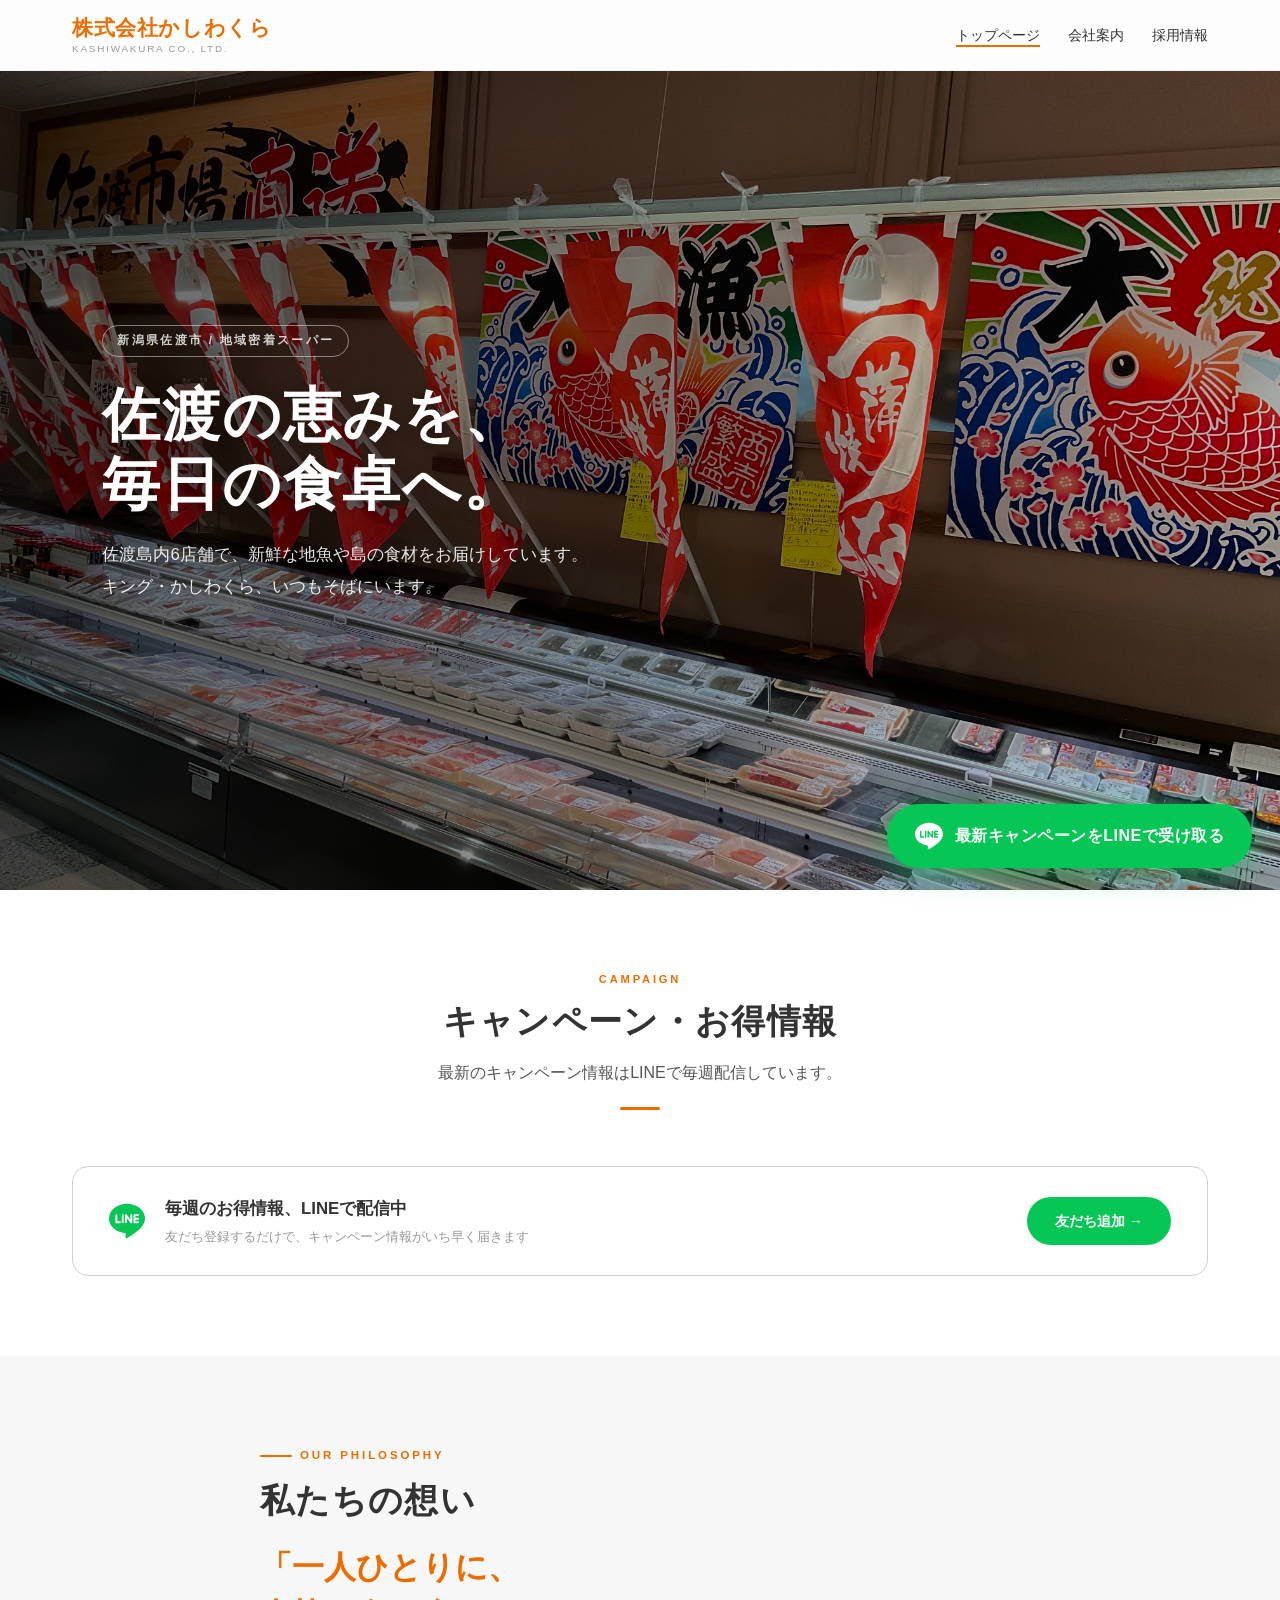
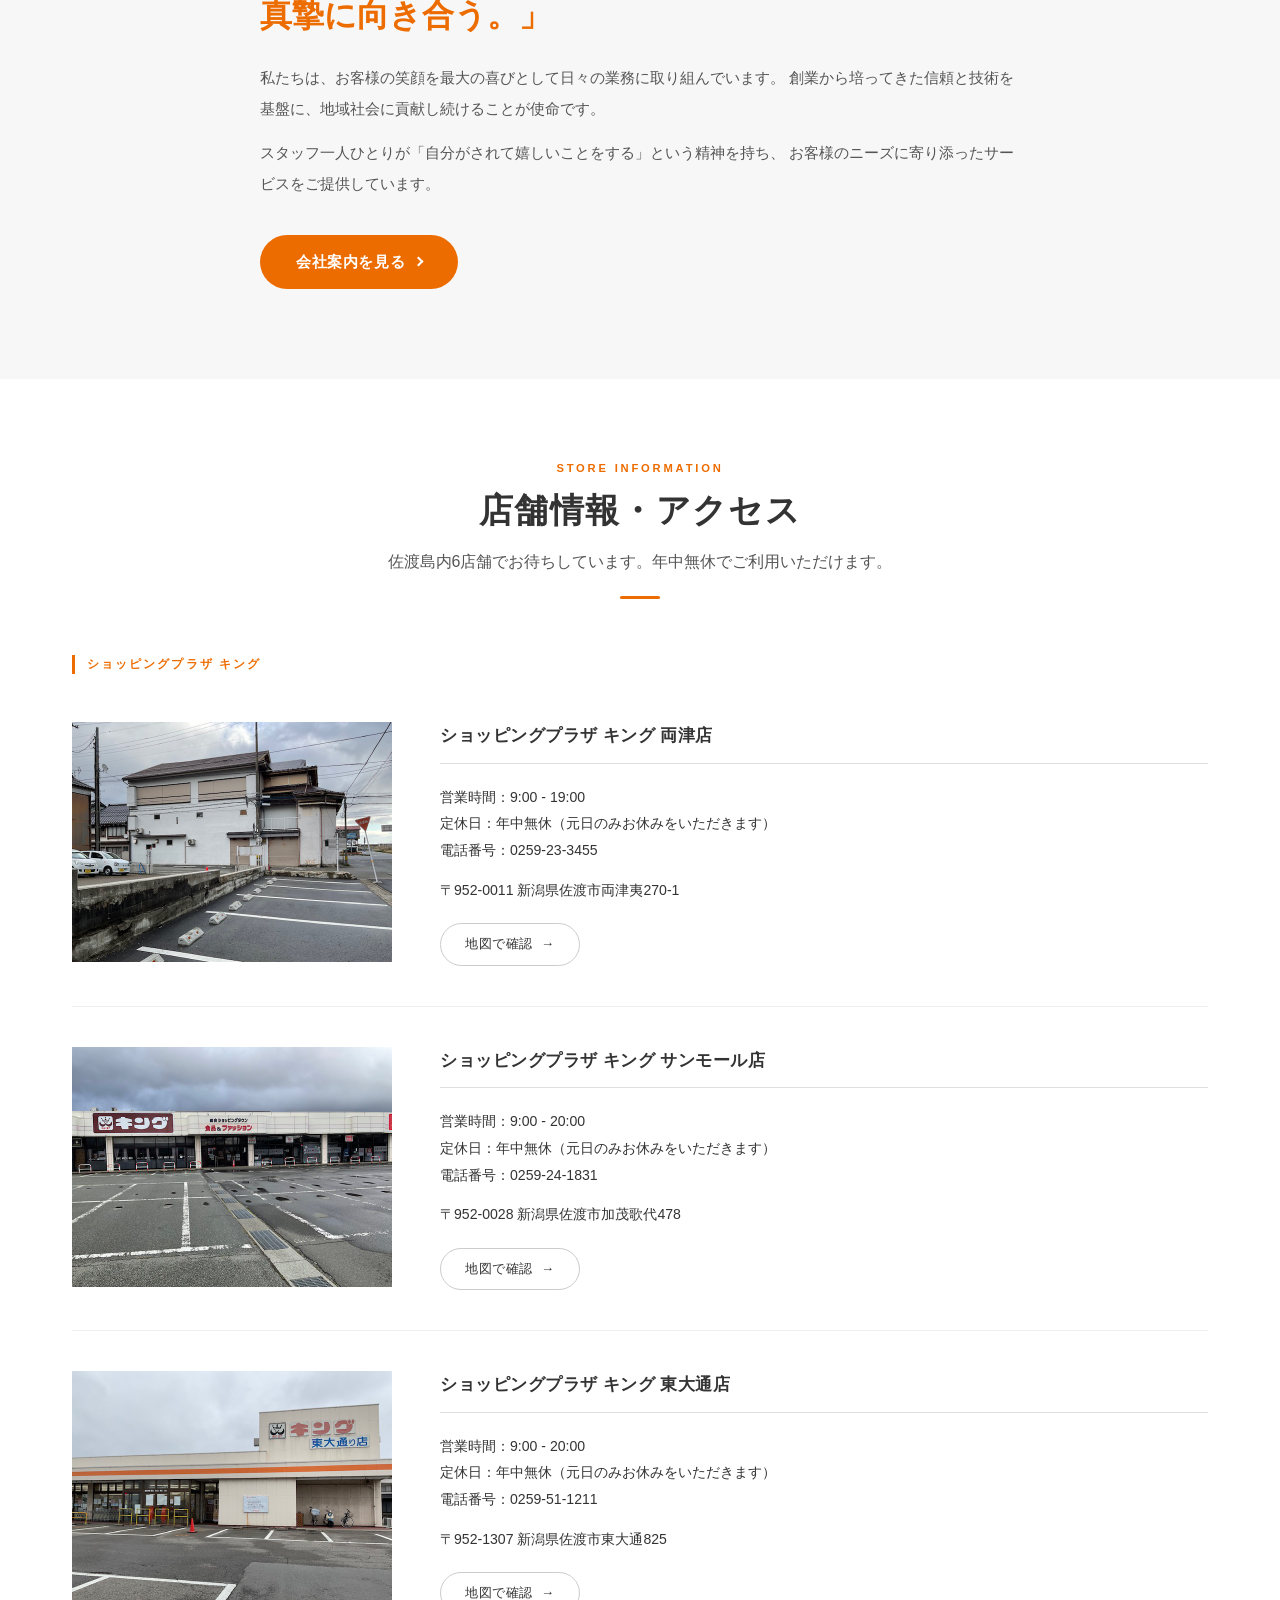
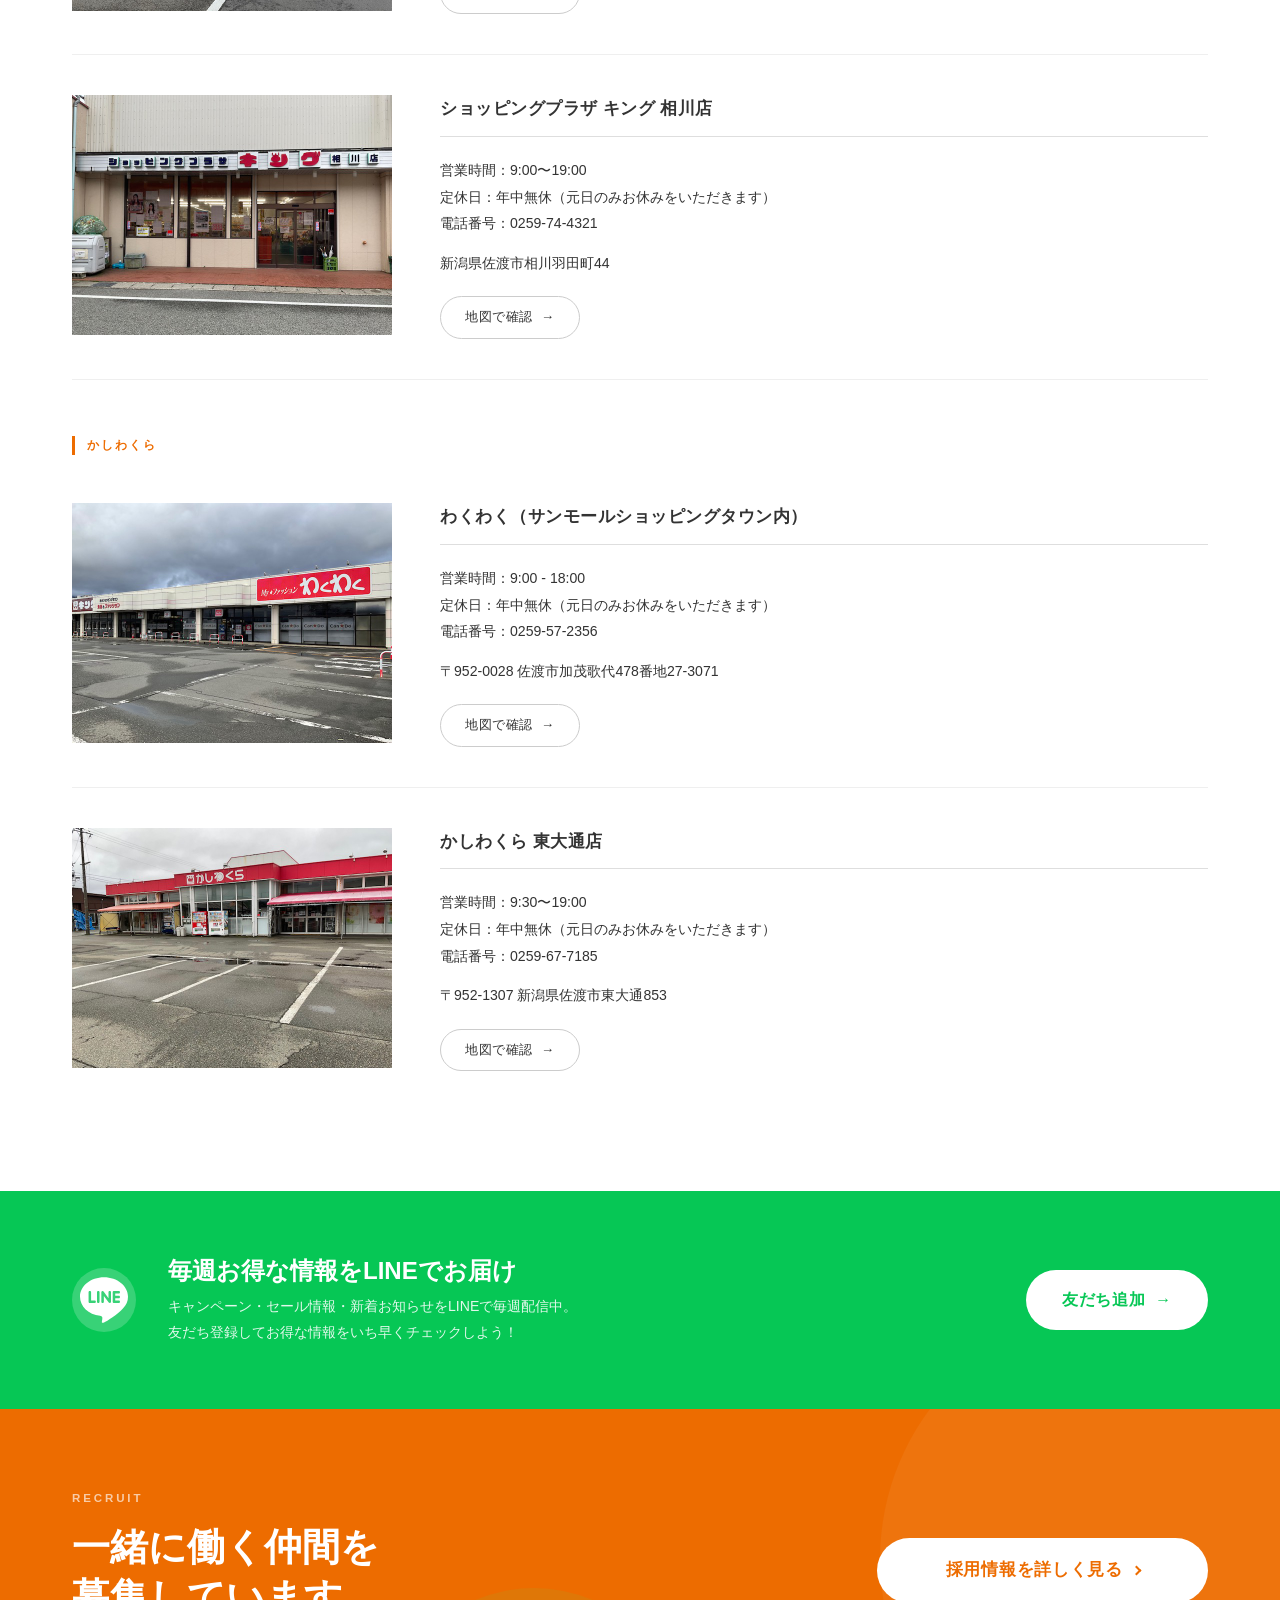
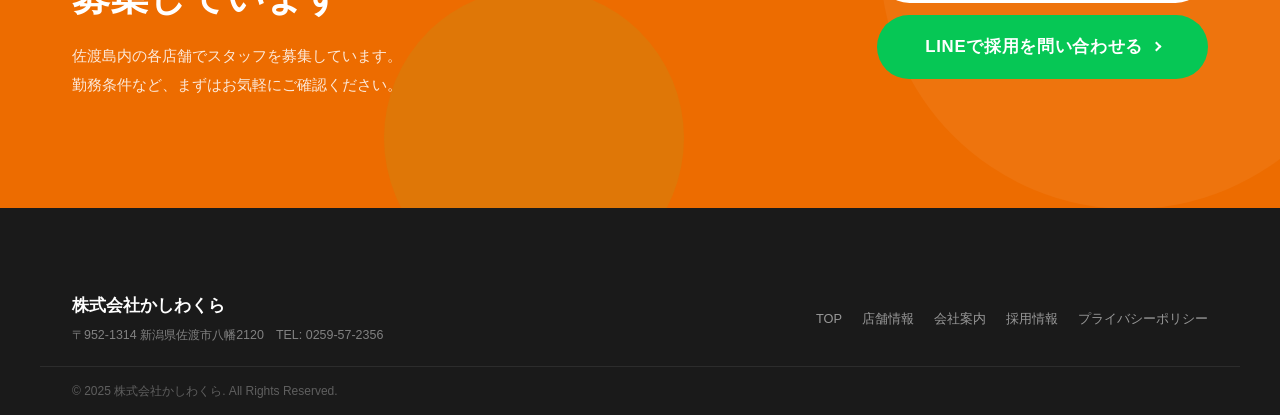
<file: index.html>
<!DOCTYPE html>
<html lang="ja">

<head>
  <!-- ============================================
    基本設定
    文字コード・スマホ表示・言語などの基本メタ情報
  ============================================ -->
  <meta charset="UTF-8" />
  <meta name="viewport" content="width=device-width, initial-scale=1.0" />
  <meta name="google-site-verification" content="OOKLJU2k4Aq_baEXtOc6VMGPZ5fHNj_KAOV8OPyygAw" />

  <!-- ============================================
    SEO基本設定
    title: 検索結果に表示されるタイトル（30〜60文字が理想）
    description: 検索結果に表示される説明文（120文字前後が理想）
  ============================================ -->
  <title>株式会社かしわくら | 佐渡島の地域密着スーパー・衣料品店 キング・かしわくら</title>
  <meta name="description" content="佐渡島内6店舗を展開する地域密着型スーパー・衣料品店。新鮮な地魚・島の食材をお届けするキング、日常使いの衣料品を扱うかしわくら・わくわく。新潟県佐渡市で地域の皆さまの毎日の暮らしを支えています。" />

  <!-- ============================================
    canonical URL（重複コンテンツ対策）
    正規のURLをGoogleに伝えるタグ。
    TODO: ドメイン取得後に https://ドメイン名/ に変更してください
  ============================================ -->
  <link rel="canonical" href="https://masunaritomoya.github.io/kashiwakura-website/" />

  <!-- ============================================
    OGP（Open Graph Protocol）
    LINE・Facebook等SNSでシェアされた際の表示を制御するタグ
    TODO: ドメイン取得後にog:url・og:imageのURLを変更してください
  ============================================ -->
  <meta property="og:type" content="website" />
  <meta property="og:title" content="株式会社かしわくら | 佐渡島の地域密着スーパー・衣料品店" />
  <meta property="og:description" content="佐渡島内6店舗を展開する地域密着型スーパー・衣料品店。新鮮な地魚・島の食材をお届けするキング、日常使いの衣料品を扱うかしわくら・わくわく。" />
  <meta property="og:url" content="https://masunaritomoya.github.io/kashiwakura-website/" />
  <meta property="og:image" content="https://masunaritomoya.github.io/kashiwakura-website/images/ogp.jpg" />
  <meta property="og:site_name" content="株式会社かしわくら" />
  <meta property="og:locale" content="ja_JP" />

  <!-- ============================================
    Twitter Card
    Twitterでシェアされた際のカード表示を制御するタグ
    TODO: ドメイン取得後にtwitter:imageのURLを変更してください
  ============================================ -->
  <meta name="twitter:card" content="summary_large_image" />
  <meta name="twitter:title" content="株式会社かしわくら | 佐渡島の地域密着スーパー・衣料品店" />
  <meta name="twitter:description" content="佐渡島内6店舗を展開する地域密着型スーパー・衣料品店。新鮮な地魚・島の食材をお届けするキング、日常使いの衣料品を扱うかしわくら・わくわく。" />
  <meta name="twitter:image" content="https://masunaritomoya.github.io/kashiwakura-website/images/ogp.jpg" />

  <!-- ============================================
    JSON-LD 構造化データ（Organization + LocalBusiness）
    GoogleのAI Overview（AIO）・リッチリザルト対応に重要。
    会社・店舗情報を機械的に伝えるためのスキーママークアップ。
    TODO: ドメイン取得後にurlを変更してください
  ============================================ -->
  <script type="application/ld+json">
  {
    "@context": "https://schema.org",
    "@graph": [
      {
        "@type": "Organization",
        "name": "株式会社かしわくら",
        "alternateName": ["キング", "かしわくら", "わくわく", "ショッピングプラザキング"],
        "url": "https://masunaritomoya.github.io/kashiwakura-website/",
        "description": "佐渡島内6店舗を展開する地域密着型スーパー・衣料品店",
        "address": {
          "@type": "PostalAddress",
          "streetAddress": "八幡2120",
          "addressLocality": "佐渡市",
          "addressRegion": "新潟県",
          "postalCode": "952-1314",
          "addressCountry": "JP"
        },
        "telephone": "0259-57-2356",
        "areaServed": "佐渡市"
      },
      {
        "@type": "GroceryStore",
        "name": "ショッピングプラザ キング サンモール店",
        "address": {
          "@type": "PostalAddress",
          "streetAddress": "加茂歌代478",
          "addressLocality": "佐渡市",
          "addressRegion": "新潟県",
          "postalCode": "952-0028",
          "addressCountry": "JP"
        },
        "telephone": "0259-24-1831",
        "openingHours": "Mo-Su 09:00-20:00"
      },
      {
        "@type": "GroceryStore",
        "name": "ショッピングプラザ キング 両津店",
        "address": {
          "@type": "PostalAddress",
          "streetAddress": "両津夷270-1",
          "addressLocality": "佐渡市",
          "addressRegion": "新潟県",
          "postalCode": "952-0011",
          "addressCountry": "JP"
        },
        "telephone": "0259-23-3455",
        "openingHours": "Mo-Su 09:00-19:00"
      }
    ]
  }
  </script>

  <!-- ============================================
    フォント読み込み（Google Fonts）
    Noto Sans JP を使用。表示速度最適化のためpreconnectを使用。
  ============================================ -->
  <link rel="preconnect" href="https://fonts.googleapis.com" />
  <link rel="preconnect" href="https://fonts.gstatic.com" crossorigin />
  <link href="https://fonts.googleapis.com/css2?family=Noto+Sans+JP:wght@400;500;700;900&display=swap" rel="stylesheet" />

  <!-- メインスタイルシート -->
  <link rel="stylesheet" href="css/style.css" />
</head>

<body>

  <!-- ===== HEADER ===== -->
  <header id="header">
    <div class="header-inner">
      <a href="index.html" class="logo">
        <span class="logo-main">株式会社かしわくら</span>
        <span class="logo-sub">Kashiwakura Co., Ltd.</span>
      </a>

      <nav>
        <ul class="nav-list">
          <li><a href="index.html" class="active">トップページ</a></li>
          <li><a href="company.html">会社案内</a></li>
          <li><a href="recruit.html">採用情報</a></li>
        </ul>
      </nav>

      <button class="hamburger" id="hamburger" aria-label="メニュー" aria-expanded="false">
        <span></span>
        <span></span>
        <span></span>
      </button>
    </div>
  </header>

  <!-- Mobile Menu -->
  <div class="mobile-menu" id="mobileMenu">
    <ul>
      <li><a href="index.html">トップページ</a></li>
      <li><a href="company.html">会社案内</a></li>
      <li><a href="recruit.html">採用情報</a></li>
    </ul>
  </div>


  <!-- ===== HERO ===== -->
  <section id="hero" aria-label="メインビジュアル">
  <div class="hero-bg">
    <img src="images/キングサンモール_鮮魚_1.1MB.jpg" alt="佐渡の新鮮な魚介が並ぶショッピングプラザ キングの鮮魚コーナー" class="hero-img hero-img-1" />
    <img src="images/かしわくら_レジ前.jpg" alt="かしわくら レジ前" class="hero-img hero-img-2" />
  </div>
  <div class="hero-overlay"></div>
  <div class="hero-content">
    <div class="hero-text hero-text-1">
      <span class="hero-label">新潟県佐渡市 / 地域密着スーパー</span>
      <h1 class="hero-title">佐渡の恵みを、<br>毎日の食卓へ。</h1>
      <p class="hero-desc">
        佐渡島内6店舗で、新鮮な地魚や島の食材をお届けしています。<br>
        キング・かしわくら、いつもそばにいます。
      </p>
    </div>
    <div class="hero-text hero-text-2">
      <span class="hero-label">新潟県佐渡市 / かしわくら</span>
      <!-- 2枚目スライドはSEO上H1を使わずp要素で代替 -->
      <p class="hero-title">毎日を、もっと<br>心地よく。</p>
      <p class="hero-desc">
        日々の暮らしに馴染む衣料品を、<br>
        地域の皆さまへ丁寧にご提供しています。
      </p>
    </div>
  </div>
</section>


  <!-- ===== CAMPAIGN ===== -->
  <section id="campaign" class="section">
    <div class="container">
      <div class="section-header fade-in">
        <p class="section-title-en">Campaign</p>
        <h2 class="section-title">キャンペーン・お得情報</h2>
        <p class="section-lead">最新のキャンペーン情報はLINEで毎週配信しています。</p>
        <div class="divider"></div>
      </div>

      <!-- LINE誘導バナー -->
      <a href="https://lin.ee/XRO5VTy" target="_blank" rel="noopener" class="campaign-line-banner fade-in">
        <div class="campaign-line-banner-left">
          <svg width="36" height="36" viewBox="0 0 24 24" fill="#06C755">
            <path
              d="M19.365 9.863c.349 0 .63.285.63.631 0 .345-.281.63-.63.63H17.61v1.125h1.755c.349 0 .63.283.63.63 0 .344-.281.629-.63.629h-2.386c-.345 0-.627-.285-.627-.629V8.108c0-.345.282-.63.63-.63h2.386c.349 0 .63.285.63.63 0 .349-.281.63-.63.63H17.61v1.125h1.755zm-3.855 3.016c0 .27-.174.51-.432.596-.064.021-.133.031-.199.031-.211 0-.391-.09-.51-.25l-2.443-3.317v2.94c0 .344-.279.629-.631.629-.346 0-.626-.285-.626-.629V8.108c0-.27.173-.51.43-.595.06-.023.136-.033.194-.033.195 0 .375.104.495.254l2.462 3.33V8.108c0-.345.282-.63.63-.63.345 0 .63.285.63.63v4.771zm-5.741 0c0 .344-.282.629-.631.629-.345 0-.627-.285-.627-.629V8.108c0-.345.282-.63.627-.63.349 0 .631.285.631.63v4.771zm-2.466.629H4.917c-.345 0-.63-.285-.63-.629V8.108c0-.345.285-.63.63-.63.348 0 .63.285.63.63v4.141h1.756c.348 0 .629.283.629.63 0 .344-.281.629-.629.629M24 10.314C24 4.943 18.615.572 12 .572S0 4.943 0 10.314c0 4.811 4.27 8.842 10.035 9.608.391.082.923.258 1.058.59.12.301.079.766.038 1.08l-.164 1.02c-.045.301-.24 1.186 1.049.645 1.291-.539 6.916-4.078 9.436-6.975C23.176 14.393 24 12.458 24 10.314" />
          </svg>
          <div>
            <div class="campaign-line-banner-title">毎週のお得情報、LINEで配信中</div>
            <div class="campaign-line-banner-desc">友だち登録するだけで、キャンペーン情報がいち早く届きます</div>
          </div>
        </div>
        <div class="campaign-line-banner-btn">友だち追加 →</div>
      </a>

    </div>
  </section>

  <!-- ===== PHILOSOPHY ===== -->
  <section id="philosophy" class="section" style="background: var(--bg);">
    <div class="container">
      <div class="philosophy-inner">
        <div class="philosophy-content fade-in">
          <p class="philosophy-label">Our Philosophy</p>
          <h2 class="section-title">私たちの想い</h2>
          <p class="philosophy-lead"><em>「一人ひとりに、<br>真摯に向き合う。」</em></p>
          <p class="philosophy-text">
            私たちは、お客様の笑顔を最大の喜びとして日々の業務に取り組んでいます。
            創業から培ってきた信頼と技術を基盤に、地域社会に貢献し続けることが使命です。
          </p>
          <p class="philosophy-text">
            スタッフ一人ひとりが「自分がされて嬉しいことをする」という精神を持ち、
            お客様のニーズに寄り添ったサービスをご提供しています。
          </p>
          <div style="margin-top:36px;">
            <a href="company.html" class="btn btn-primary">会社案内を見る <span class="chevron"></span></a>
          </div>
        </div>

      </div>
    </div>
  </section>

  <!-- ===== STORE INFO ===== -->
  <section id="store" class="section" style="background: var(--bg-white);">
    <div class="container">
      <div class="section-header fade-in">
        <p class="section-title-en">Store Information</p>
      <h2 class="section-title">店舗情報・アクセス</h2>
      <p class="section-lead">佐渡島内6店舗でお待ちしています。年中無休でご利用いただけます。</p>
      <div class="divider"></div>
      </div>

      <!-- ブランド見出し：キング -->
      <div class="store-brand-label fade-in">ショッピングプラザ キング</div>

      <!-- キング 両津店 -->
      <div class="store-row fade-in">
        <div class="store-row-photo">
          <img src="images/キング両津店_外観.jpg" alt="ショッピングプラザ キング 両津店" />
        </div>
        <div class="store-row-info">
          <h3 class="store-row-name">ショッピングプラザ キング 両津店</h3>
        <hr class="store-row-divider" />
        <div class="store-row-details">
          <p>営業時間：9:00 - 19:00</p>
          <p>定休日：年中無休（元日のみお休みをいただきます）</p>
            <p>電話番号：<a href="tel:0259-23-3455">0259-23-3455</a></p>
          </div>
          <p class="store-row-address">〒952-0011 新潟県佐渡市両津夷270-1</p>
          <a href="https://maps.app.goo.gl/G81DFxysVyiGeZX76" target="_blank" rel="noopener" class="store-map-btn">地図で確認 &nbsp;→</a>
        </div>
      </div>

      <!-- キング 佐渡サンモールタウン店 -->
      <div class="store-row fade-in">
        <div class="store-row-photo">
          <img src="images/キングサンモール店_外観.jpg" alt="ショッピングプラザ キング サンモール店" />
        </div>
        <div class="store-row-info">
          <h3 class="store-row-name">ショッピングプラザ キング サンモール店</h3>
        <hr class="store-row-divider" />
        <div class="store-row-details">
          <p>営業時間：9:00 - 20:00</p>
          <p>定休日：年中無休（元日のみお休みをいただきます）</p>
            <p>電話番号：<a href="tel:0259-24-1831">0259-24-1831</a></p>
          </div>
          <p class="store-row-address">〒952-0028 新潟県佐渡市加茂歌代478</p>
          <a href="https://maps.app.goo.gl/RQoY8j3jiVpRP7tx5" target="_blank" rel="noopener" class="store-map-btn">地図で確認 &nbsp;→</a>
        </div>
      </div>

      <!-- キング 東大通店 -->
      <div class="store-row fade-in">
        <div class="store-row-photo">
          <img src="images/キング東大通店_外観.jpg" alt="ショッピングプラザ キング 東大通店" />
        </div>
        <div class="store-row-info">
          <h3 class="store-row-name">ショッピングプラザ キング 東大通店</h3>
        <hr class="store-row-divider" />
        <div class="store-row-details">
          <p>営業時間：9:00 - 20:00</p>
          <p>定休日：年中無休（元日のみお休みをいただきます）</p>
            <p>電話番号：<a href="tel:0259-51-1211">0259-51-1211</a></p>
          </div>
          <p class="store-row-address">〒952-1307 新潟県佐渡市東大通825</p>
          <a href="https://maps.app.goo.gl/yWpDpb5nWeJ8x7eq7" target="_blank" rel="noopener" class="store-map-btn">地図で確認 &nbsp;→</a>
        </div>
      </div>

      <!-- キング 相川店 -->
      <div class="store-row fade-in">
        <div class="store-row-photo">
          <img src="images/キング相川_外観.jpg" alt="ショッピングプラザ キング 相川店" />
        </div>
        <div class="store-row-info">
          <h3 class="store-row-name">ショッピングプラザ キング 相川店</h3>
          <hr class="store-row-divider" />
          <div class="store-row-details">
            <p>営業時間：9:00〜19:00</p>
            <p>定休日：年中無休（元日のみお休みをいただきます）</p>
            <p>電話番号：<a href="tel:0259-74-4321">0259-74-4321</a></p>
          </div>
          <p class="store-row-address">新潟県佐渡市相川羽田町44</p>
          <a href="https://maps.app.goo.gl/ihzSKD5M93jaPh9y9" target="_blank" rel="noopener" class="store-map-btn">地図で確認 &nbsp;→</a>
        </div>
      </div>

      <!-- ブランド見出し：かしわくら -->
      <div class="store-brand-label fade-in" style="margin-top:56px;">かしわくら</div>

      <!-- かしわくら 八幡店 -->
      <div class="store-row fade-in">
        <div class="store-row-photo">
          <img src="images/わくわく_外観.jpg" alt="わくわく サンモールショッピングタウン内" />
        </div>
        <div class="store-row-info">
          <h3 class="store-row-name">わくわく（サンモールショッピングタウン内）</h3>
        <hr class="store-row-divider" />
        <div class="store-row-details">
          <p>営業時間：9:00 - 18:00</p>
          <p>定休日：年中無休（元日のみお休みをいただきます）</p>
          <p>電話番号：<a href="tel:0259-57-2356">0259-57-2356</a></p>
        </div>
        <p class="store-row-address">〒952-0028 佐渡市加茂歌代478番地27-3071</p>
        <a href="https://maps.app.goo.gl/8mzLSCYp9z8UgskZ7" target="_blank" rel="noopener" class="store-map-btn">地図で確認 &nbsp;→</a>
        </div>
      </div>

      <!-- かしわくら 東大通店 -->
      <div class="store-row fade-in">
        <div class="store-row-photo">
          <img src="images/かしわくら_外観.jpg" alt="かしわくら 東大通店" />
        </div>
        <div class="store-row-info">
          <h3 class="store-row-name">かしわくら 東大通店</h3>
          <hr class="store-row-divider" />
          <div class="store-row-details">
            <p>営業時間：9:30〜19:00</p>
            <p>定休日：年中無休（元日のみお休みをいただきます）</p>
            <p>電話番号：<a href="tel:0259-67-7185">0259-67-7185</a></p>
          </div>
          <p class="store-row-address">〒952-1307 新潟県佐渡市東大通853</p>
          <a href="https://maps.app.goo.gl/Uc54wkpYurYH1L3y5" target="_blank" rel="noopener" class="store-map-btn">地図で確認 &nbsp;→</a>
        </div>
      </div>

    </div>
  </section>

  <!-- ===== LINE CTA ===== -->
  <section id="line-cta" style="background:#06C755; padding:64px 0;">
    <div class="container">
      <div class="line-cta-inner fade-in">
        <div class="line-cta-icon">
          <svg width="48" height="48" viewBox="0 0 24 24" fill="#fff">
            <path
              d="M19.365 9.863c.349 0 .63.285.63.631 0 .345-.281.63-.63.63H17.61v1.125h1.755c.349 0 .63.283.63.63 0 .344-.281.629-.63.629h-2.386c-.345 0-.627-.285-.627-.629V8.108c0-.345.282-.63.63-.63h2.386c.349 0 .63.285.63.63 0 .349-.281.63-.63.63H17.61v1.125h1.755zm-3.855 3.016c0 .27-.174.51-.432.596-.064.021-.133.031-.199.031-.211 0-.391-.09-.51-.25l-2.443-3.317v2.94c0 .344-.279.629-.631.629-.346 0-.626-.285-.626-.629V8.108c0-.27.173-.51.43-.595.06-.023.136-.033.194-.033.195 0 .375.104.495.254l2.462 3.33V8.108c0-.345.282-.63.63-.63.345 0 .63.285.63.63v4.771zm-5.741 0c0 .344-.282.629-.631.629-.345 0-.627-.285-.627-.629V8.108c0-.345.282-.63.627-.63.349 0 .631.285.631.63v4.771zm-2.466.629H4.917c-.345 0-.63-.285-.63-.629V8.108c0-.345.285-.63.63-.63.348 0 .63.285.63.63v4.141h1.756c.348 0 .629.283.629.63 0 .344-.281.629-.629.629M24 10.314C24 4.943 18.615.572 12 .572S0 4.943 0 10.314c0 4.811 4.27 8.842 10.035 9.608.391.082.923.258 1.058.59.12.301.079.766.038 1.08l-.164 1.02c-.045.301-.24 1.186 1.049.645 1.291-.539 6.916-4.078 9.436-6.975C23.176 14.393 24 12.458 24 10.314" />
          </svg>
        </div>
        <div class="line-cta-content">
          <h2 class="line-cta-title">毎週お得な情報をLINEでお届け</h2>
          <p class="line-cta-desc">キャンペーン・セール情報・新着お知らせをLINEで毎週配信中。<br>友だち登録してお得な情報をいち早くチェックしよう！</p>
        </div>
        <a href="https://lin.ee/XRO5VTy" target="_blank" rel="noopener" class="line-cta-btn">
          友だち追加 &nbsp;→
        </a>
      </div>
    </div>
  </section>

  <!-- ===== RECRUIT (TOP) ===== -->
  <section id="recruit-top">
    <div class="container">
      <div class="recruit-top-simple fade-in">
        <div>
          <p class="recruit-top-label">Recruit</p>
          <h2 class="recruit-top-title">一緒に働く仲間を<br>募集しています</h2>
          <p class="recruit-top-desc">
            佐渡島内の各店舗でスタッフを募集しています。<br>
            勤務条件など、まずはお気軽にご確認ください。
          </p>
        </div>
        <div class="recruit-top-btns">
          <a href="recruit.html" class="btn btn-white btn-lg">採用情報を詳しく見る <span class="chevron"></span></a>
          <a href="https://lin.ee/XRO5VTy" target="_blank" rel="noopener"
            class="btn btn-line-hero btn-lg">LINEで採用を問い合わせる <span class="chevron"></span></a>
        </div>
      </div>
    </div>
  </section>

  <!-- ===== FOOTER ===== -->
  <footer id="footer">
    <div class="footer-simple">
      <div class="footer-simple-inner container">
        <div class="footer-simple-left">
          <span class="footer-logo-main">株式会社かしわくら</span>
          <span class="footer-simple-address">〒952-1314 新潟県佐渡市八幡2120　TEL: 0259-57-2356</span>
        </div>
        <nav class="footer-simple-nav">
          <a href="index.html">TOP</a>
          <a href="#store">店舗情報</a>
          <a href="company.html">会社案内</a>
          <a href="recruit.html">採用情報</a>
          <a href="#">プライバシーポリシー</a>
        </nav>
      </div>
      <div class="footer-simple-bottom container">
        <p>&copy; 2025 株式会社かしわくら. All Rights Reserved.</p>
      </div>
    </div>
  </footer>

  <!-- ===== 浮遊LINEボタン ===== -->
  <a href="https://lin.ee/XRO5VTy" target="_blank" rel="noopener" class="float-line-btn"
    aria-label="LINEで最新キャンペーン情報を受け取る">
    <svg width="22" height="22" viewBox="0 0 24 24" fill="#fff">
      <path
        d="M19.365 9.863c.349 0 .63.285.63.631 0 .345-.281.63-.63.63H17.61v1.125h1.755c.349 0 .63.283.63.63 0 .344-.281.629-.63.629h-2.386c-.345 0-.627-.285-.627-.629V8.108c0-.345.282-.63.63-.63h2.386c.349 0 .63.285.63.63 0 .349-.281.63-.63.63H17.61v1.125h1.755zm-3.855 3.016c0 .27-.174.51-.432.596-.064.021-.133.031-.199.031-.211 0-.391-.09-.51-.25l-2.443-3.317v2.94c0 .344-.279.629-.631.629-.346 0-.626-.285-.626-.629V8.108c0-.27.173-.51.43-.595.06-.023.136-.033.194-.033.195 0 .375.104.495.254l2.462 3.33V8.108c0-.345.282-.63.63-.63.345 0 .63.285.63.63v4.771zm-5.741 0c0 .344-.282.629-.631.629-.345 0-.627-.285-.627-.629V8.108c0-.345.282-.63.627-.63.349 0 .631.285.631.63v4.771zm-2.466.629H4.917c-.345 0-.63-.285-.63-.629V8.108c0-.345.285-.63.63-.63.348 0 .63.285.63.63v4.141h1.756c.348 0 .629.283.629.63 0 .344-.281.629-.629.629M24 10.314C24 4.943 18.615.572 12 .572S0 4.943 0 10.314c0 4.811 4.27 8.842 10.035 9.608.391.082.923.258 1.058.59.12.301.079.766.038 1.08l-.164 1.02c-.045.301-.24 1.186 1.049.645 1.291-.539 6.916-4.078 9.436-6.975C23.176 14.393 24 12.458 24 10.314" />
    </svg>
    <span>最新キャンペーンをLINEで受け取る</span>
  </a>

  <script src="js/main.js"></script>
</body>

</html>
</file>
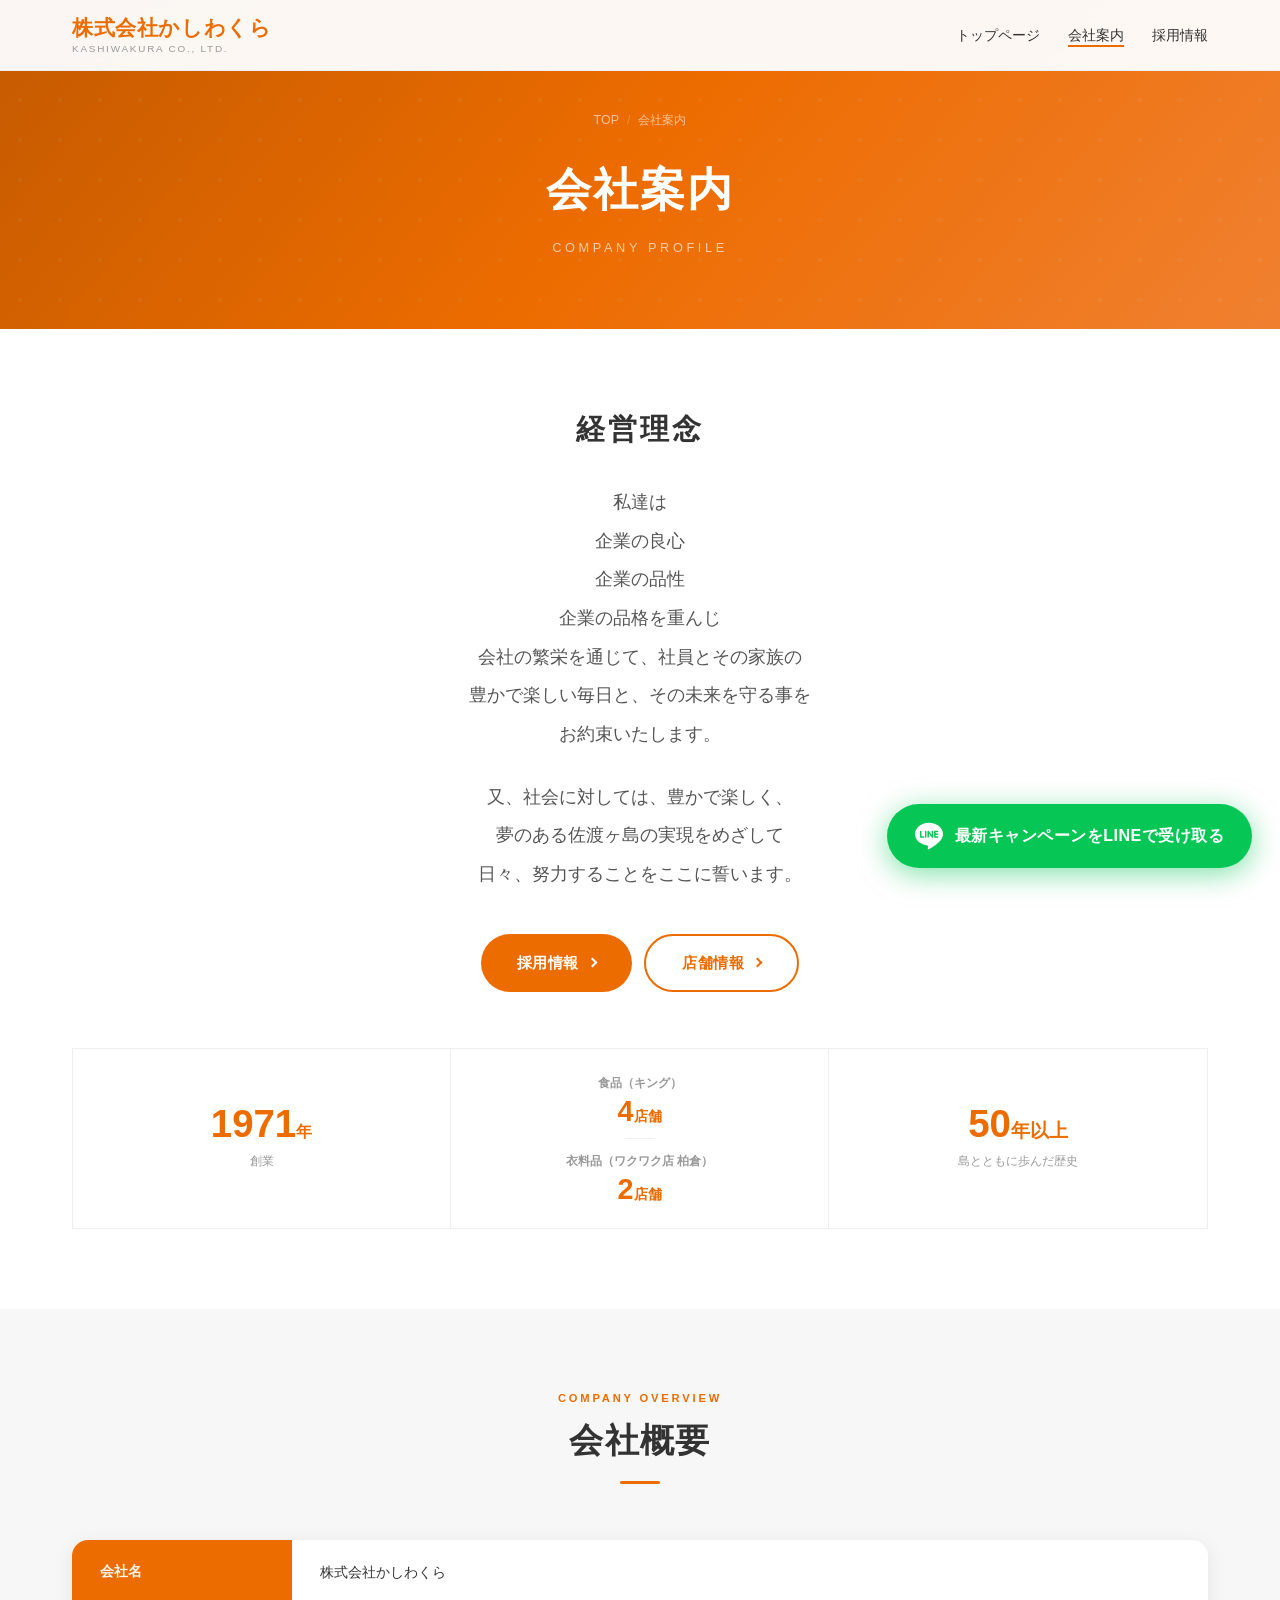
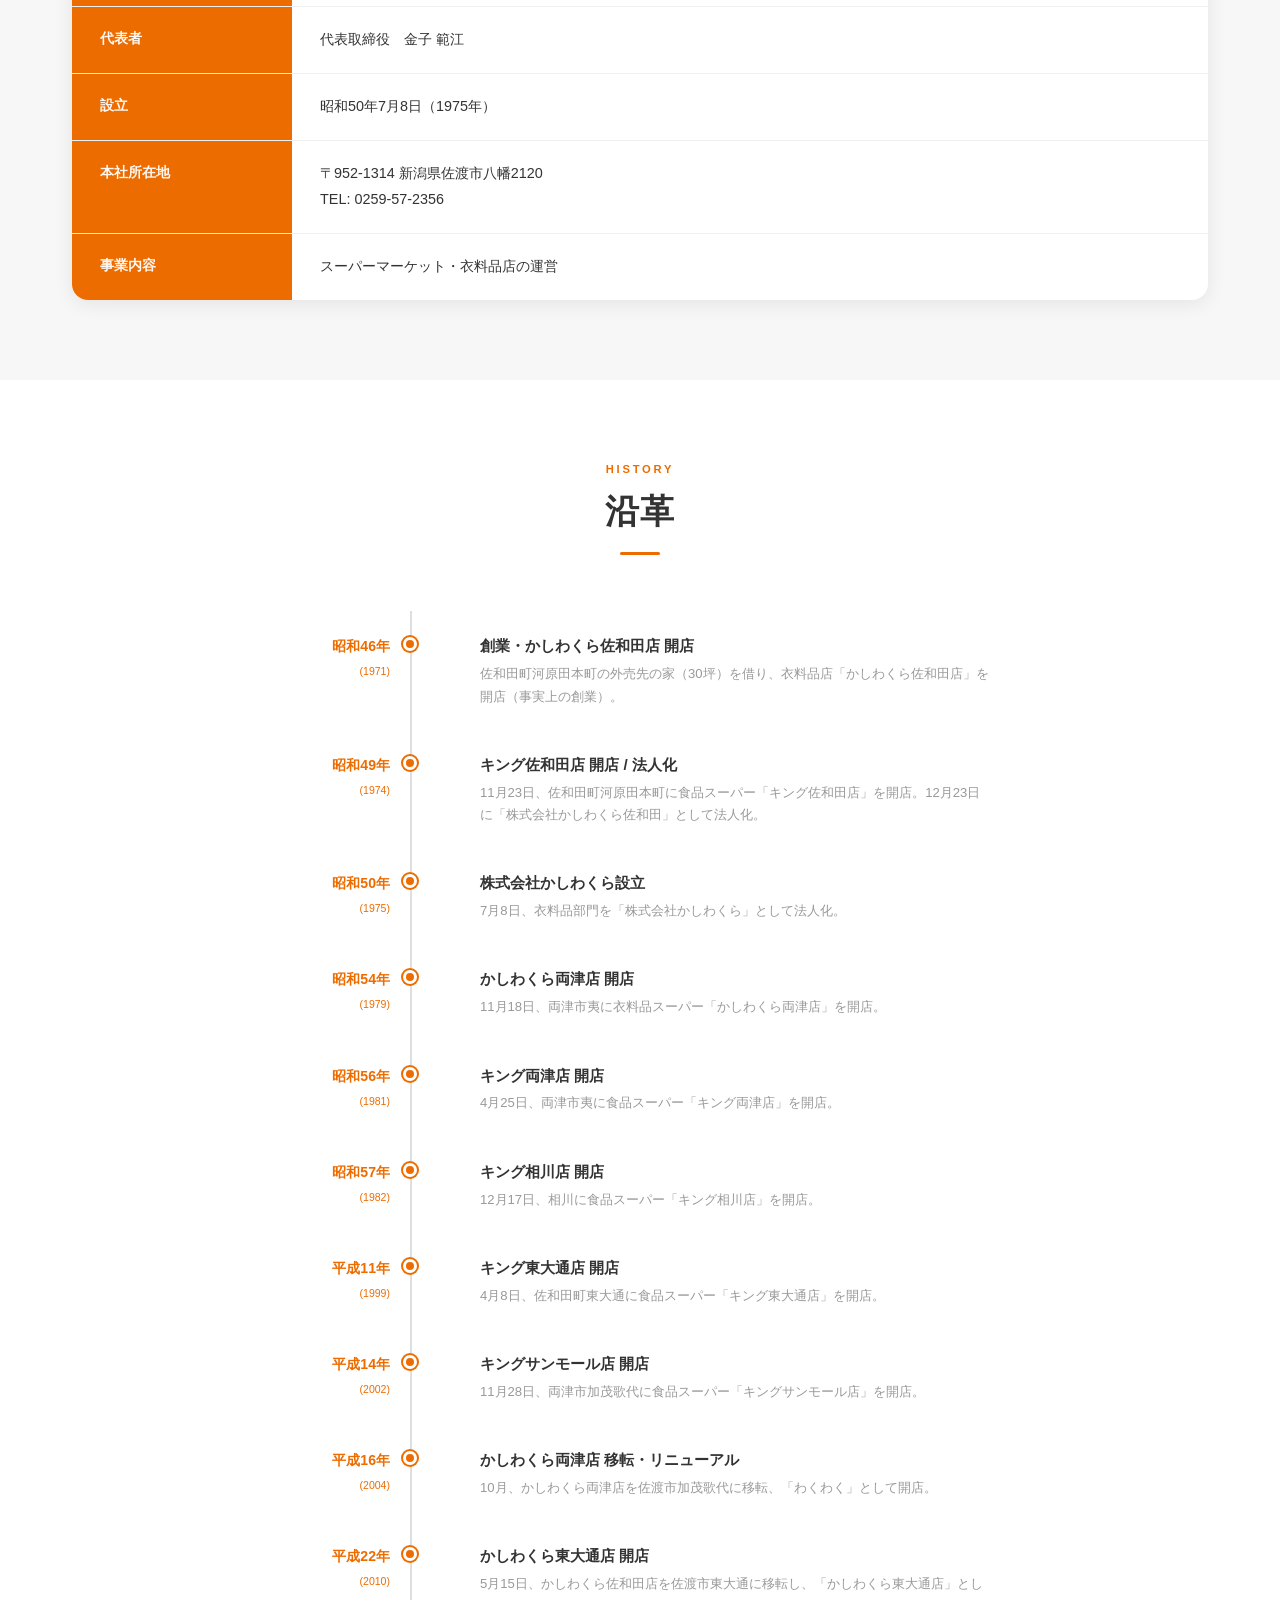
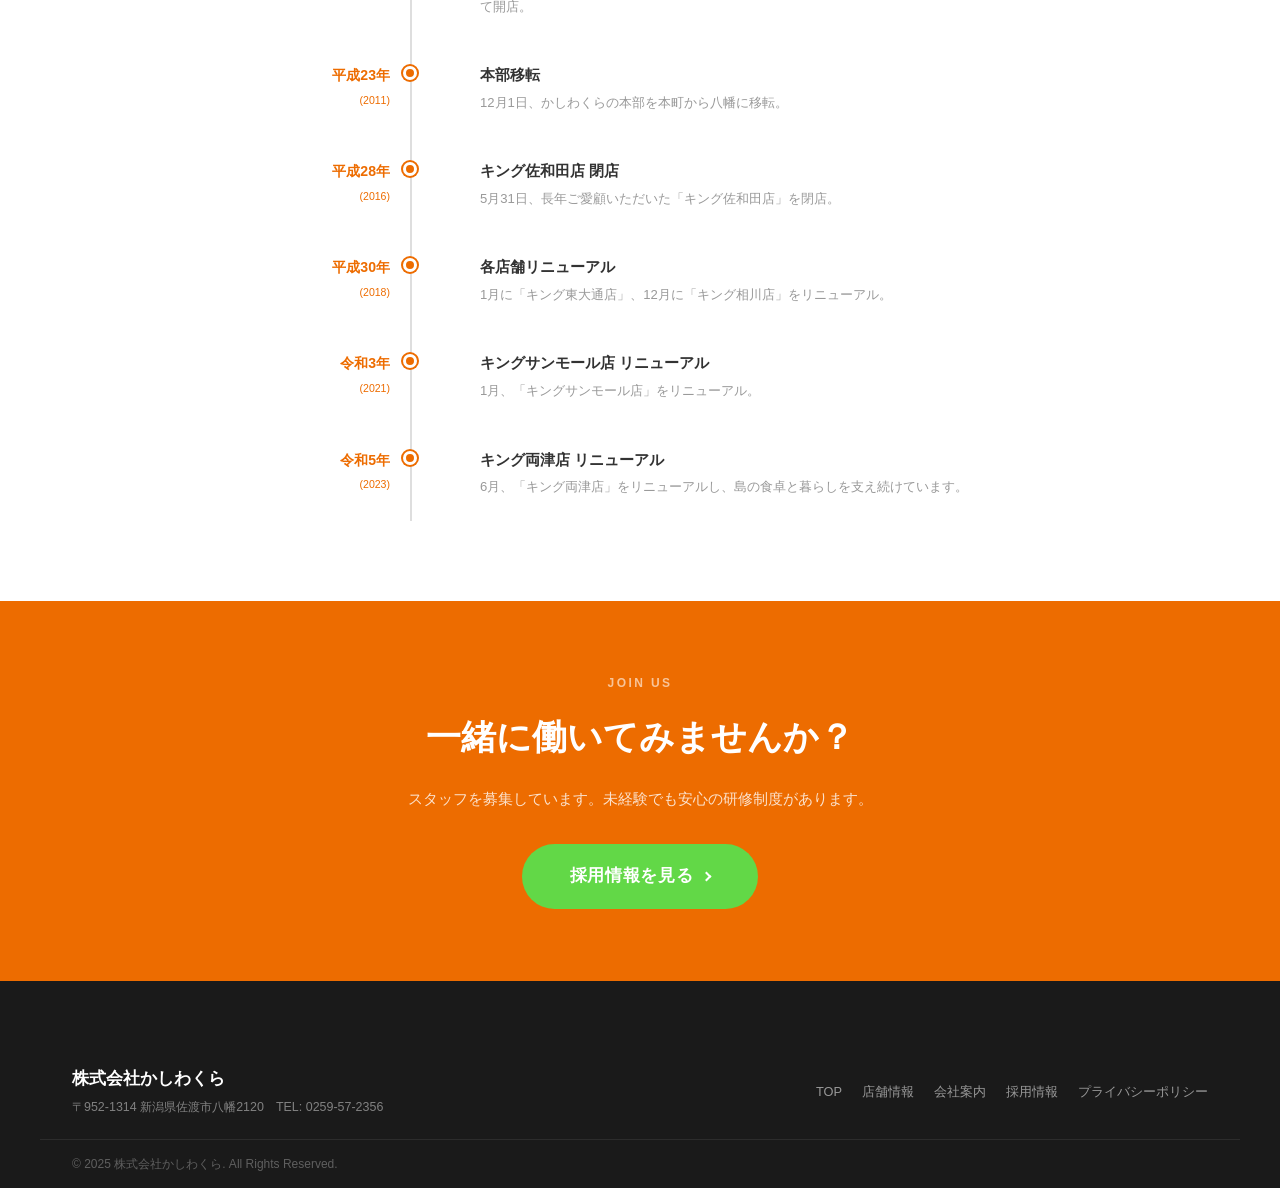
<file: company.html>
<!DOCTYPE html>
<html lang="ja">
<head>
  <!-- ============================================
    基本設定
    文字コード・スマホ表示の基本メタ情報
  ============================================ -->
  <meta charset="UTF-8" />
  <meta name="viewport" content="width=device-width, initial-scale=1.0" />

  <!-- ============================================
    SEO基本設定
    title: 検索結果に表示されるタイトル（30〜60文字が理想）
    description: 検索結果に表示される説明文（120文字前後が理想）
  ============================================ -->
  <title>会社案内 | 株式会社かしわくら｜佐渡市の地域密着スーパー・衣料品店</title>
  <meta name="description" content="株式会社かしわくらの会社案内ページ。「一人ひとりに、真摯に向き合う」を理念に、新潟県佐渡市で創業。スーパーのキング・衣料品のかしわくら・わくわくを展開。企業理念・沿革・会社概要をご紹介します。" />

  <!-- ============================================
    canonical URL（重複コンテンツ対策）
    TODO: ドメイン取得後に https://ドメイン名/company.html に変更してください
  ============================================ -->
  <link rel="canonical" href="https://masunaritomoya.github.io/kashiwakura-website/company.html" />

  <!-- ============================================
    OGP（Open Graph Protocol）
    SNSでシェアされた際の表示を制御するタグ
    TODO: ドメイン取得後にog:url・og:imageのURLを変更してください
  ============================================ -->
  <meta property="og:type" content="website" />
  <meta property="og:title" content="会社案内 | 株式会社かしわくら" />
  <meta property="og:description" content="「一人ひとりに、真摯に向き合う」を理念に、新潟県佐渡市でスーパー・衣料品店を展開する株式会社かしわくらの会社案内。" />
  <meta property="og:url" content="https://masunaritomoya.github.io/kashiwakura-website/company.html" />
  <meta property="og:image" content="https://masunaritomoya.github.io/kashiwakura-website/images/ogp.jpg" />
  <meta property="og:site_name" content="株式会社かしわくら" />
  <meta property="og:locale" content="ja_JP" />

  <!-- ============================================
    Twitter Card
    TODO: ドメイン取得後にtwitter:imageのURLを変更してください
  ============================================ -->
  <meta name="twitter:card" content="summary_large_image" />
  <meta name="twitter:title" content="会社案内 | 株式会社かしわくら" />
  <meta name="twitter:description" content="「一人ひとりに、真摯に向き合う」を理念に、新潟県佐渡市でスーパー・衣料品店を展開する株式会社かしわくらの会社案内。" />
  <meta name="twitter:image" content="https://masunaritomoya.github.io/kashiwakura-website/images/ogp.jpg" />

  <!-- ============================================
    JSON-LD 構造化データ（Organization）
    AIO（AI Overview）・リッチリザルト対応。
    TODO: ドメイン取得後にurlを変更してください
  ============================================ -->
  <script type="application/ld+json">
  {
    "@context": "https://schema.org",
    "@type": "Organization",
    "name": "株式会社かしわくら",
    "alternateName": ["キング", "かしわくら", "わくわく"],
    "url": "https://masunaritomoya.github.io/kashiwakura-website/",
    "description": "佐渡島内6店舗を展開する地域密着型スーパー・衣料品店",
    "foundingDate": "1970",
    "address": {
      "@type": "PostalAddress",
      "streetAddress": "八幡2120",
      "addressLocality": "佐渡市",
      "addressRegion": "新潟県",
      "postalCode": "952-1314",
      "addressCountry": "JP"
    },
    "telephone": "0259-57-2356",
    "areaServed": "佐渡市"
  }
  </script>

  <!-- ============================================
    フォント読み込み（Google Fonts）
    Noto Sans JP を使用。
  ============================================ -->
  <link rel="preconnect" href="https://fonts.googleapis.com" />
  <link rel="preconnect" href="https://fonts.gstatic.com" crossorigin />
  <link href="https://fonts.googleapis.com/css2?family=Noto+Sans+JP:wght@400;500;700;900&display=swap" rel="stylesheet" />

  <!-- メインスタイルシート -->
  <link rel="stylesheet" href="css/style.css" />
</head>
<body>

<!-- ===== HEADER ===== -->
<header id="header">
  <div class="header-inner">
    <a href="index.html" class="logo">
      <span class="logo-main">株式会社かしわくら</span>
      <span class="logo-sub">Kashiwakura Co., Ltd.</span>
    </a>

    <nav>
      <ul class="nav-list">
        <li><a href="index.html">トップページ</a></li>
        <li><a href="company.html" class="active">会社案内</a></li>
        <li><a href="recruit.html">採用情報</a></li>
      </ul>
    </nav>

    <button class="hamburger" id="hamburger" aria-label="メニュー" aria-expanded="false">
      <span></span>
      <span></span>
      <span></span>
    </button>
  </div>
</header>

<!-- Mobile Menu -->
<div class="mobile-menu" id="mobileMenu">
  <ul>
    <li><a href="index.html">トップページ</a></li>
    <li><a href="company.html">会社案内</a></li>
    <li><a href="recruit.html">採用情報</a></li>
  </ul>
</div>


<!-- ===== PAGE HERO ===== -->
<div class="page-hero">
  <div class="container">
    <nav class="breadcrumb" aria-label="パンくず">
      <a href="index.html">TOP</a>
      <span class="breadcrumb-sep">/</span>
      <span>会社案内</span>
    </nav>
    <h1 class="page-hero-title">会社案内</h1>
    <p class="page-hero-en">Company Profile</p>
  </div>
</div>

<!-- ===== OVERVIEW ===== -->
<section class="overview-section">
  <div class="container">
    <div class="overview-text fade-in-right" style="max-width: 800px; margin: 0 auto; text-align: center;">
      <h3 style="margin-bottom: 32px; font-size: 1.8rem; letter-spacing: 0.1em;">経営理念</h3>
      <p style="font-size: 1.1rem; line-height: 2.2; margin-bottom: 24px;">
        私達は<br>
        企業の良心<br>
        企業の品性<br>
        企業の品格を重んじ<br>
        会社の繁栄を通じて、社員とその家族の<br>
        豊かで楽しい毎日と、その未来を守る事を<br>
        お約束いたします。
      </p>
      <p style="font-size: 1.1rem; line-height: 2.2;">
        又、社会に対しては、豊かで楽しく、<br>
        夢のある佐渡ヶ島の実現をめざして<br>
        日々、努力することをここに誓います。
      </p>
      <div style="margin-top:40px; display:flex; justify-content:center; gap:12px; flex-wrap:wrap;">
        <a href="recruit.html" class="btn btn-primary">採用情報 <span class="chevron"></span></a>
        <a href="index.html#store" class="btn btn-outline">店舗情報 <span class="chevron"></span></a>
      </div>
    </div>

    <!-- Stats -->
    <div style="display:grid; grid-template-columns:repeat(3,1fr); gap:0; margin-top:56px; border:1px solid var(--border-light);" class="stagger">
      <div class="fade-in" style="padding:32px 24px; display:flex; flex-direction:column; justify-content:center; align-items:center; text-align:center; border-right:1px solid var(--border-light);">
        <div style="font-size:2.4rem; font-weight:900; color:var(--primary); line-height:1;">1971<span style="font-size:1rem; font-weight:700;">年</span></div>
        <div style="font-size:0.78rem; color:var(--text-muted); margin-top:8px;">創業</div>
      </div>
      <div class="fade-in" style="padding:24px 12px; display:flex; flex-direction:column; justify-content:center; align-items:center; text-align:center; border-right:1px solid var(--border-light); gap:12px;">
        <div>
          <div style="font-size:0.75rem; color:var(--text-muted); font-weight:700; margin-bottom:4px;">食品（キング）</div>
          <div style="font-size:1.8rem; font-weight:900; color:var(--primary); line-height:1;">4<span style="font-size:0.9rem; font-weight:700;">店舗</span></div>
        </div>
        <div style="width:30px; height:1px; background:var(--border-light);"></div>
        <div>
          <div style="font-size:0.75rem; color:var(--text-muted); font-weight:700; margin-bottom:4px;">衣料品（ワクワク店 柏倉）</div>
          <div style="font-size:1.8rem; font-weight:900; color:var(--primary); line-height:1;">2<span style="font-size:0.9rem; font-weight:700;">店舗</span></div>
        </div>
      </div>
      <div class="fade-in" style="padding:32px 24px; display:flex; flex-direction:column; justify-content:center; align-items:center; text-align:center;">
        <div style="font-size:2.4rem; font-weight:900; color:var(--primary); line-height:1;">50<span style="font-size:1.2rem; font-weight:700;">年以上</span></div>
        <div style="font-size:0.78rem; color:var(--text-muted); margin-top:8px;">島とともに歩んだ歴史</div>
      </div>
    </div>
  </div>
</section>

<!-- ===== COMPANY TABLE ===== -->
<section class="company-table-section">
  <div class="container">
    <div class="section-header fade-in">
      <p class="section-title-en">Company Overview</p>
      <h2 class="section-title">会社概要</h2>
      <div class="divider"></div>
    </div>

    <div class="fade-in">
      <table class="company-table">
        <tbody>
          <tr>
            <th>会社名</th>
            <td>株式会社かしわくら</td>
          </tr>
          <tr>
            <th>代表者</th>
            <td>代表取締役　金子 範江</td>
          </tr>
          <tr>
            <th>設立</th>
            <td>昭和50年7月8日（1975年）</td>
          </tr>
          <tr>
            <th>本社所在地</th>
            <td>〒952-1314 新潟県佐渡市八幡2120<br>TEL: 0259-57-2356</td>
          </tr>
          <tr>
            <th>事業内容</th>
            <td>スーパーマーケット・衣料品店の運営</td>
          </tr>
        </tbody>
      </table>
    </div>
  </div>
</section>


<!-- ===== HISTORY ===== -->
<section class="history-section">
  <div class="container">
    <div class="section-header fade-in">
      <p class="section-title-en">History</p>
      <h2 class="section-title">沿革</h2>
      <div class="divider"></div>
    </div>

    <div class="timeline fade-in">
      <div class="timeline-item">
        <div class="timeline-year">昭和46年<br><span style="font-size:0.75em;font-weight:normal;">(1971)</span></div>
        <div class="timeline-dot"></div>
        <div class="timeline-body">
          <div class="timeline-event">創業・かしわくら佐和田店 開店</div>
          <div class="timeline-desc">佐和田町河原田本町の外売先の家（30坪）を借り、衣料品店「かしわくら佐和田店」を開店（事実上の創業）。</div>
        </div>
      </div>
      <div class="timeline-item">
        <div class="timeline-year">昭和49年<br><span style="font-size:0.75em;font-weight:normal;">(1974)</span></div>
        <div class="timeline-dot"></div>
        <div class="timeline-body">
          <div class="timeline-event">キング佐和田店 開店 / 法人化</div>
          <div class="timeline-desc">11月23日、佐和田町河原田本町に食品スーパー「キング佐和田店」を開店。12月23日に「株式会社かしわくら佐和田」として法人化。</div>
        </div>
      </div>
      <div class="timeline-item">
        <div class="timeline-year">昭和50年<br><span style="font-size:0.75em;font-weight:normal;">(1975)</span></div>
        <div class="timeline-dot"></div>
        <div class="timeline-body">
          <div class="timeline-event">株式会社かしわくら設立</div>
          <div class="timeline-desc">7月8日、衣料品部門を「株式会社かしわくら」として法人化。</div>
        </div>
      </div>
      <div class="timeline-item">
        <div class="timeline-year">昭和54年<br><span style="font-size:0.75em;font-weight:normal;">(1979)</span></div>
        <div class="timeline-dot"></div>
        <div class="timeline-body">
          <div class="timeline-event">かしわくら両津店 開店</div>
          <div class="timeline-desc">11月18日、両津市夷に衣料品スーパー「かしわくら両津店」を開店。</div>
        </div>
      </div>
      <div class="timeline-item">
        <div class="timeline-year">昭和56年<br><span style="font-size:0.75em;font-weight:normal;">(1981)</span></div>
        <div class="timeline-dot"></div>
        <div class="timeline-body">
          <div class="timeline-event">キング両津店 開店</div>
          <div class="timeline-desc">4月25日、両津市夷に食品スーパー「キング両津店」を開店。</div>
        </div>
      </div>
      <div class="timeline-item">
        <div class="timeline-year">昭和57年<br><span style="font-size:0.75em;font-weight:normal;">(1982)</span></div>
        <div class="timeline-dot"></div>
        <div class="timeline-body">
          <div class="timeline-event">キング相川店 開店</div>
          <div class="timeline-desc">12月17日、相川に食品スーパー「キング相川店」を開店。</div>
        </div>
      </div>
      <div class="timeline-item">
        <div class="timeline-year">平成11年<br><span style="font-size:0.75em;font-weight:normal;">(1999)</span></div>
        <div class="timeline-dot"></div>
        <div class="timeline-body">
          <div class="timeline-event">キング東大通店 開店</div>
          <div class="timeline-desc">4月8日、佐和田町東大通に食品スーパー「キング東大通店」を開店。</div>
        </div>
      </div>
      <div class="timeline-item">
        <div class="timeline-year">平成14年<br><span style="font-size:0.75em;font-weight:normal;">(2002)</span></div>
        <div class="timeline-dot"></div>
        <div class="timeline-body">
          <div class="timeline-event">キングサンモール店 開店</div>
          <div class="timeline-desc">11月28日、両津市加茂歌代に食品スーパー「キングサンモール店」を開店。</div>
        </div>
      </div>
      <div class="timeline-item">
        <div class="timeline-year">平成16年<br><span style="font-size:0.75em;font-weight:normal;">(2004)</span></div>
        <div class="timeline-dot"></div>
        <div class="timeline-body">
          <div class="timeline-event">かしわくら両津店 移転・リニューアル</div>
          <div class="timeline-desc">10月、かしわくら両津店を佐渡市加茂歌代に移転、「わくわく」として開店。</div>
        </div>
      </div>
      <div class="timeline-item">
        <div class="timeline-year">平成22年<br><span style="font-size:0.75em;font-weight:normal;">(2010)</span></div>
        <div class="timeline-dot"></div>
        <div class="timeline-body">
          <div class="timeline-event">かしわくら東大通店 開店</div>
          <div class="timeline-desc">5月15日、かしわくら佐和田店を佐渡市東大通に移転し、「かしわくら東大通店」として開店。</div>
        </div>
      </div>
      <div class="timeline-item">
        <div class="timeline-year">平成23年<br><span style="font-size:0.75em;font-weight:normal;">(2011)</span></div>
        <div class="timeline-dot"></div>
        <div class="timeline-body">
          <div class="timeline-event">本部移転</div>
          <div class="timeline-desc">12月1日、かしわくらの本部を本町から八幡に移転。</div>
        </div>
      </div>
      <div class="timeline-item">
        <div class="timeline-year">平成28年<br><span style="font-size:0.75em;font-weight:normal;">(2016)</span></div>
        <div class="timeline-dot"></div>
        <div class="timeline-body">
          <div class="timeline-event">キング佐和田店 閉店</div>
          <div class="timeline-desc">5月31日、長年ご愛顧いただいた「キング佐和田店」を閉店。</div>
        </div>
      </div>
      <div class="timeline-item">
        <div class="timeline-year">平成30年<br><span style="font-size:0.75em;font-weight:normal;">(2018)</span></div>
        <div class="timeline-dot"></div>
        <div class="timeline-body">
          <div class="timeline-event">各店舗リニューアル</div>
          <div class="timeline-desc">1月に「キング東大通店」、12月に「キング相川店」をリニューアル。</div>
        </div>
      </div>
      <div class="timeline-item">
        <div class="timeline-year">令和3年<br><span style="font-size:0.75em;font-weight:normal;">(2021)</span></div>
        <div class="timeline-dot"></div>
        <div class="timeline-body">
          <div class="timeline-event">キングサンモール店 リニューアル</div>
          <div class="timeline-desc">1月、「キングサンモール店」をリニューアル。</div>
        </div>
      </div>
      <div class="timeline-item">
        <div class="timeline-year">令和5年<br><span style="font-size:0.75em;font-weight:normal;">(2023)</span></div>
        <div class="timeline-dot" style="background: var(--accent);"></div>
        <div class="timeline-body">
          <div class="timeline-event">キング両津店 リニューアル</div>
          <div class="timeline-desc">6月、「キング両津店」をリニューアルし、島の食卓と暮らしを支え続けています。</div>
        </div>
      </div>
    </div>
  </div>
</section>

<!-- ===== CTA ===== -->
<section style="background: var(--primary); padding: 72px 0; text-align: center;">
  <div class="container">
    <div class="fade-in">
      <p style="font-size:0.75rem; font-weight:700; letter-spacing:0.2em; color:rgba(255,255,255,0.6); text-transform:uppercase; margin-bottom:14px;">Join Us</p>
      <h2 style="font-size:clamp(1.5rem, 3.5vw, 2.2rem); font-weight:800; color:#fff; margin-bottom:18px;">一緒に働いてみませんか？</h2>
      <p style="font-size:0.95rem; color:rgba(255,255,255,0.8); margin-bottom:32px; line-height:1.8;">
        スタッフを募集しています。未経験でも安心の研修制度があります。
      </p>
      <a href="recruit.html" class="btn btn-green btn-lg">採用情報を見る <span class="chevron"></span></a>
    </div>
  </div>
</section>

<!-- ===== FOOTER ===== -->
<footer id="footer">
  <div class="footer-simple">
    <div class="footer-simple-inner container">
      <div class="footer-simple-left">
        <span class="footer-logo-main">株式会社かしわくら</span>
        <span class="footer-simple-address">〒952-1314 新潟県佐渡市八幡2120　TEL: 0259-57-2356</span>
      </div>
      <nav class="footer-simple-nav">
        <a href="index.html">TOP</a>
        <a href="index.html#store">店舗情報</a>
        <a href="company.html">会社案内</a>
        <a href="recruit.html">採用情報</a>
        <a href="#">プライバシーポリシー</a>
      </nav>
    </div>
    <div class="footer-simple-bottom container">
      <p>&copy; 2025 株式会社かしわくら. All Rights Reserved.</p>
    </div>
  </div>
</footer>

<!-- ===== 浮遊LINEボタン ===== -->
<a href="https://lin.ee/XRO5VTy" target="_blank" rel="noopener" class="float-line-btn" aria-label="LINEで最新キャンペーン情報を受け取る">
  <svg width="22" height="22" viewBox="0 0 24 24" fill="#fff"><path d="M19.365 9.863c.349 0 .63.285.63.631 0 .345-.281.63-.63.63H17.61v1.125h1.755c.349 0 .63.283.63.630 0 .344-.281.629-.63.629h-2.386c-.345 0-.627-.285-.627-.629V8.108c0-.345.282-.63.63-.63h2.386c.349 0 .63.285.63.63 0 .349-.281.63-.63.63H17.61v1.125h1.755zm-3.855 3.016c0 .27-.174.51-.432.596-.064.021-.133.031-.199.031-.211 0-.391-.09-.51-.25l-2.443-3.317v2.94c0 .344-.279.629-.631.629-.346 0-.626-.285-.626-.629V8.108c0-.27.173-.51.43-.595.06-.023.136-.033.194-.033.195 0 .375.104.495.254l2.462 3.33V8.108c0-.345.282-.63.63-.63.345 0 .63.285.63.63v4.771zm-5.741 0c0 .344-.282.629-.631.629-.345 0-.627-.285-.627-.629V8.108c0-.345.282-.63.627-.63.349 0 .631.285.631.63v4.771zm-2.466.629H4.917c-.345 0-.63-.285-.63-.629V8.108c0-.345.285-.63.63-.63.348 0 .63.285.63.63v4.141h1.756c.348 0 .629.283.629.63 0 .344-.281.629-.629.629M24 10.314C24 4.943 18.615.572 12 .572S0 4.943 0 10.314c0 4.811 4.27 8.842 10.035 9.608.391.082.923.258 1.058.59.12.301.079.766.038 1.08l-.164 1.02c-.045.301-.24 1.186 1.049.645 1.291-.539 6.916-4.078 9.436-6.975C23.176 14.393 24 12.458 24 10.314"/></svg>
  <span>最新キャンペーンをLINEで受け取る</span>
</a>

<script src="js/main.js"></script>
</body>
</html>
</file>
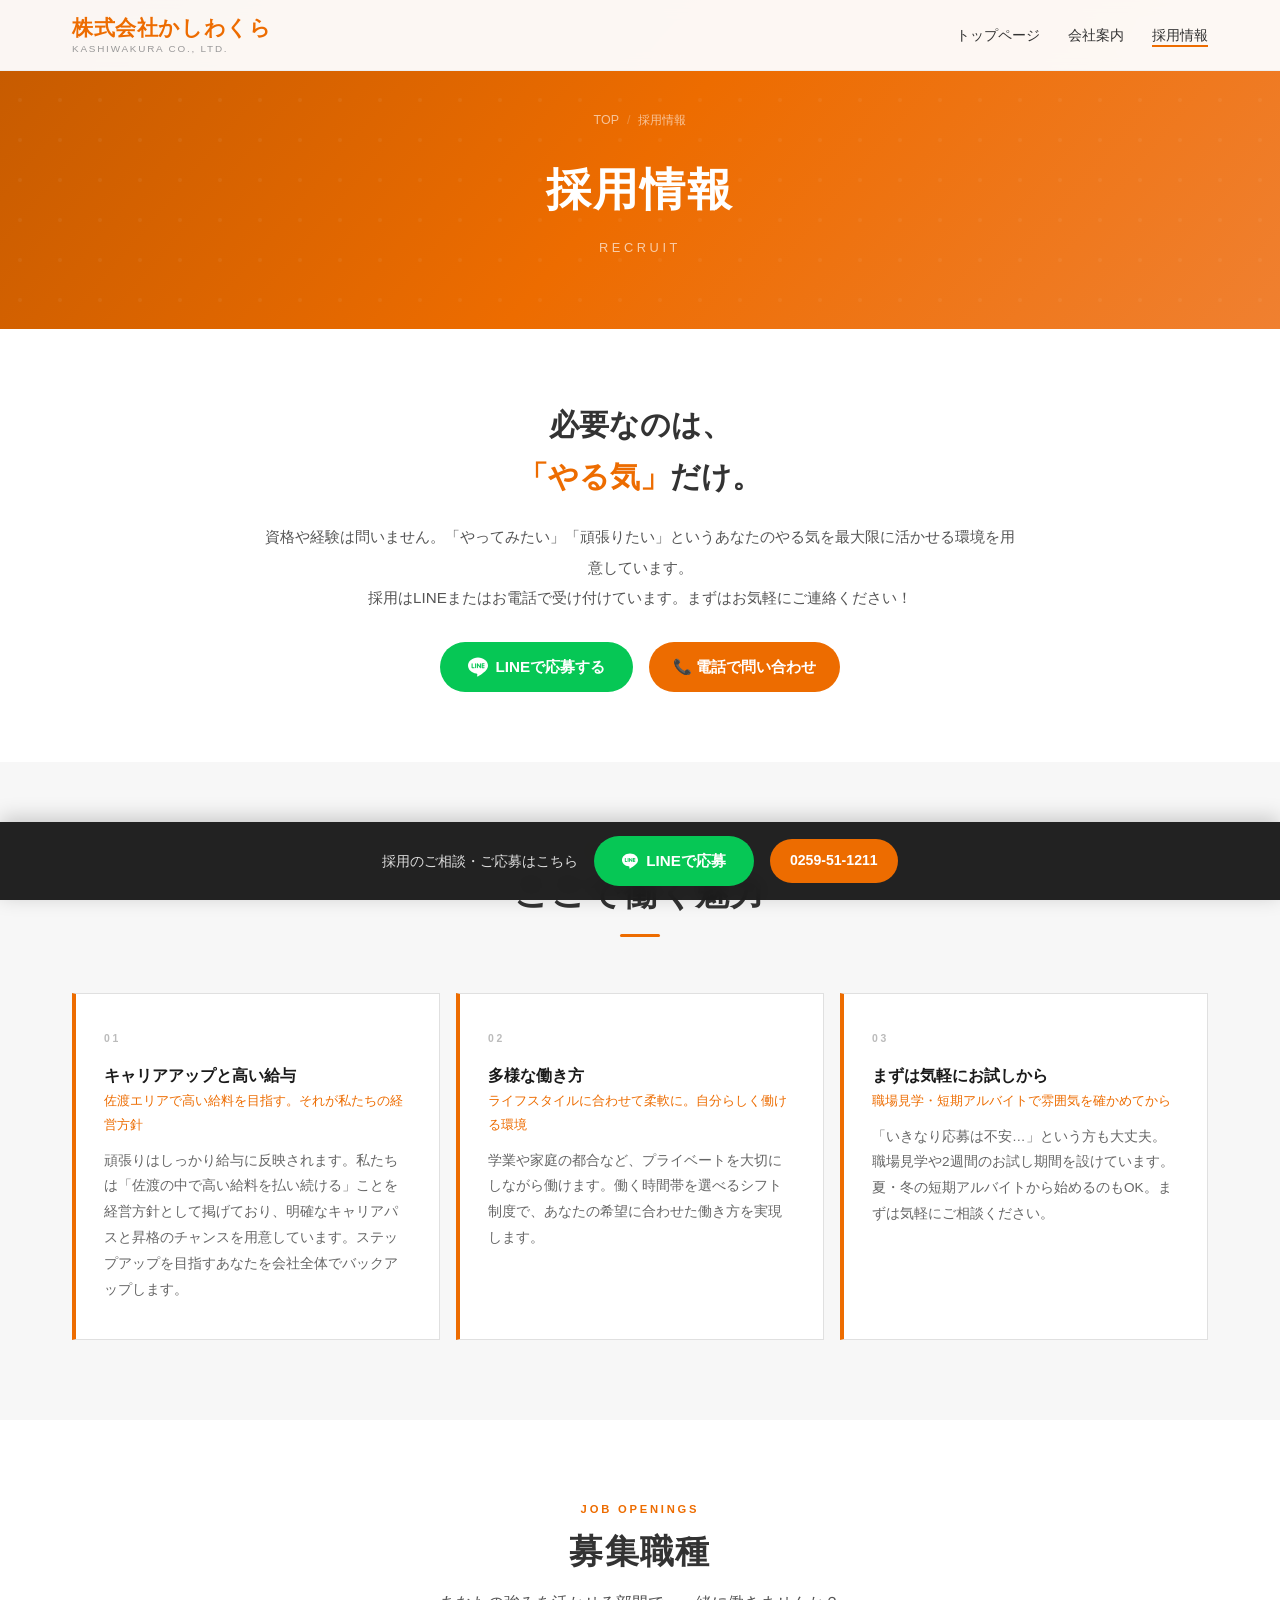
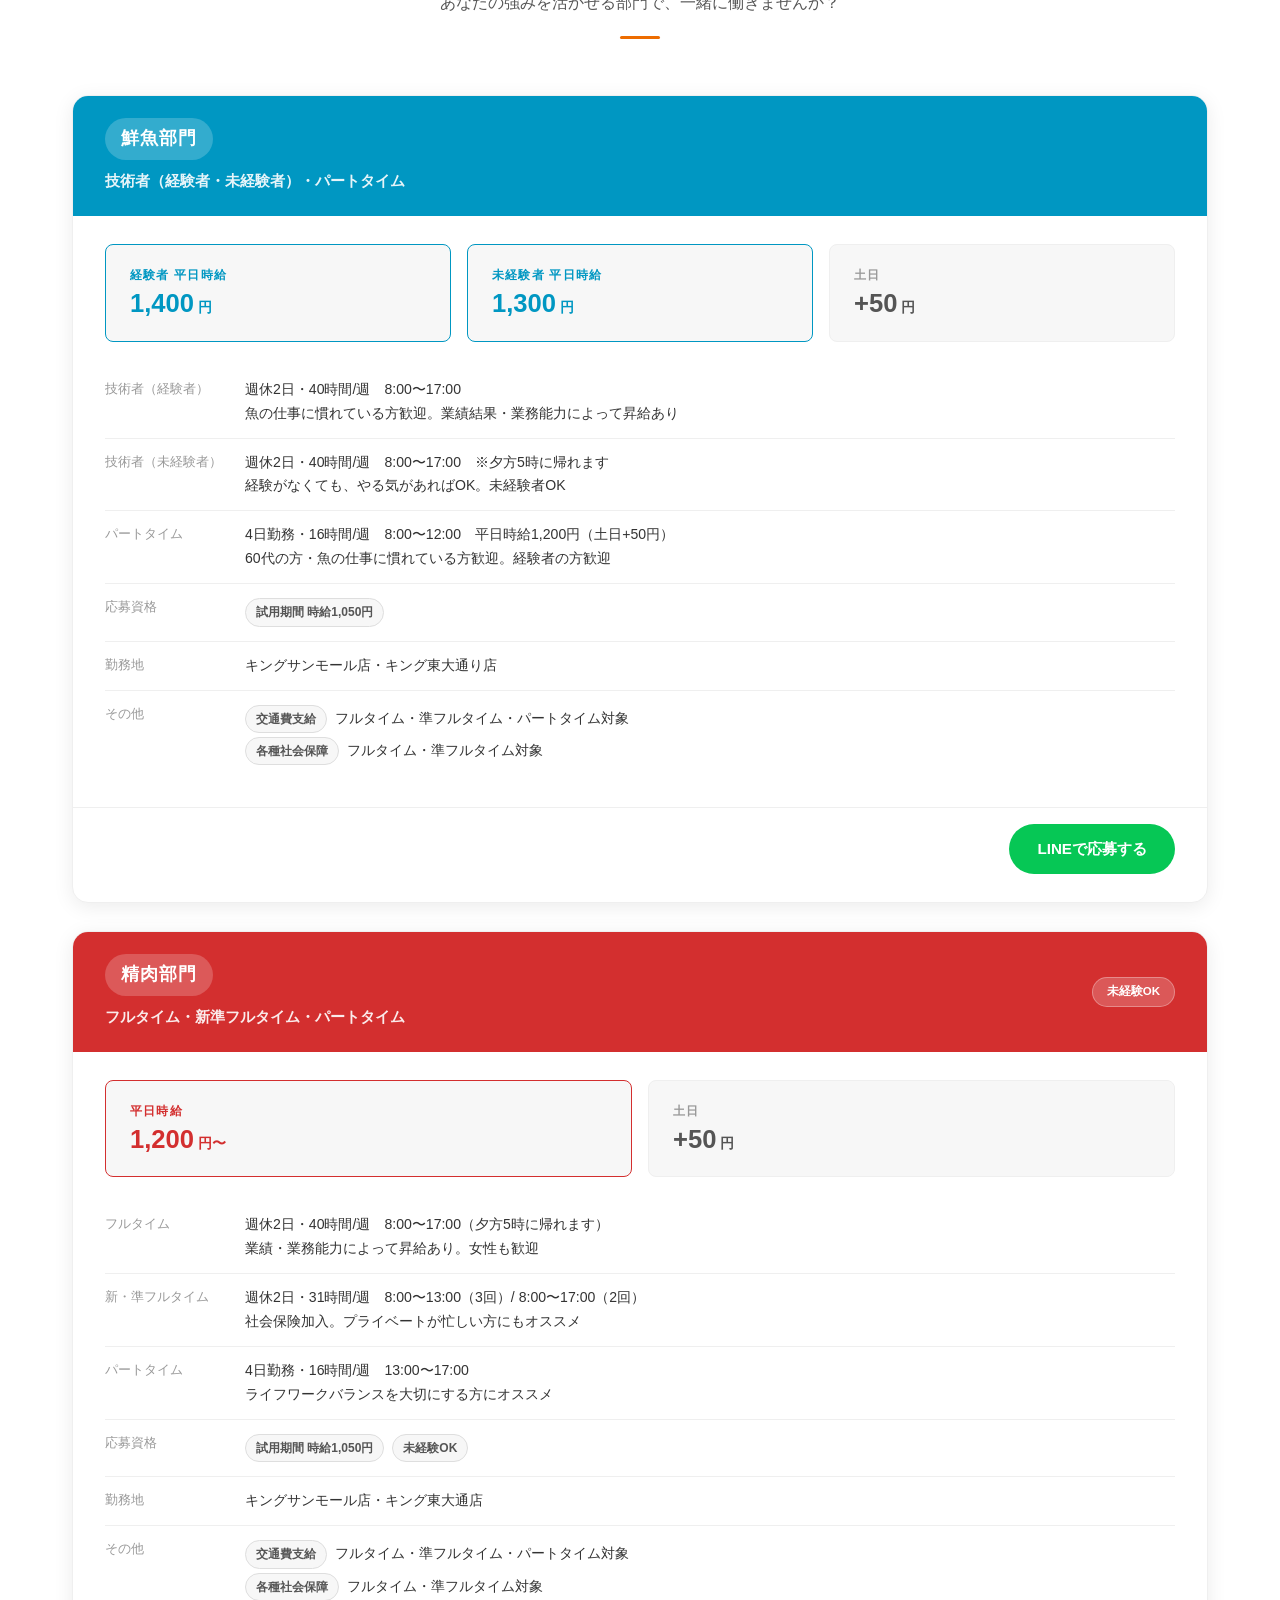
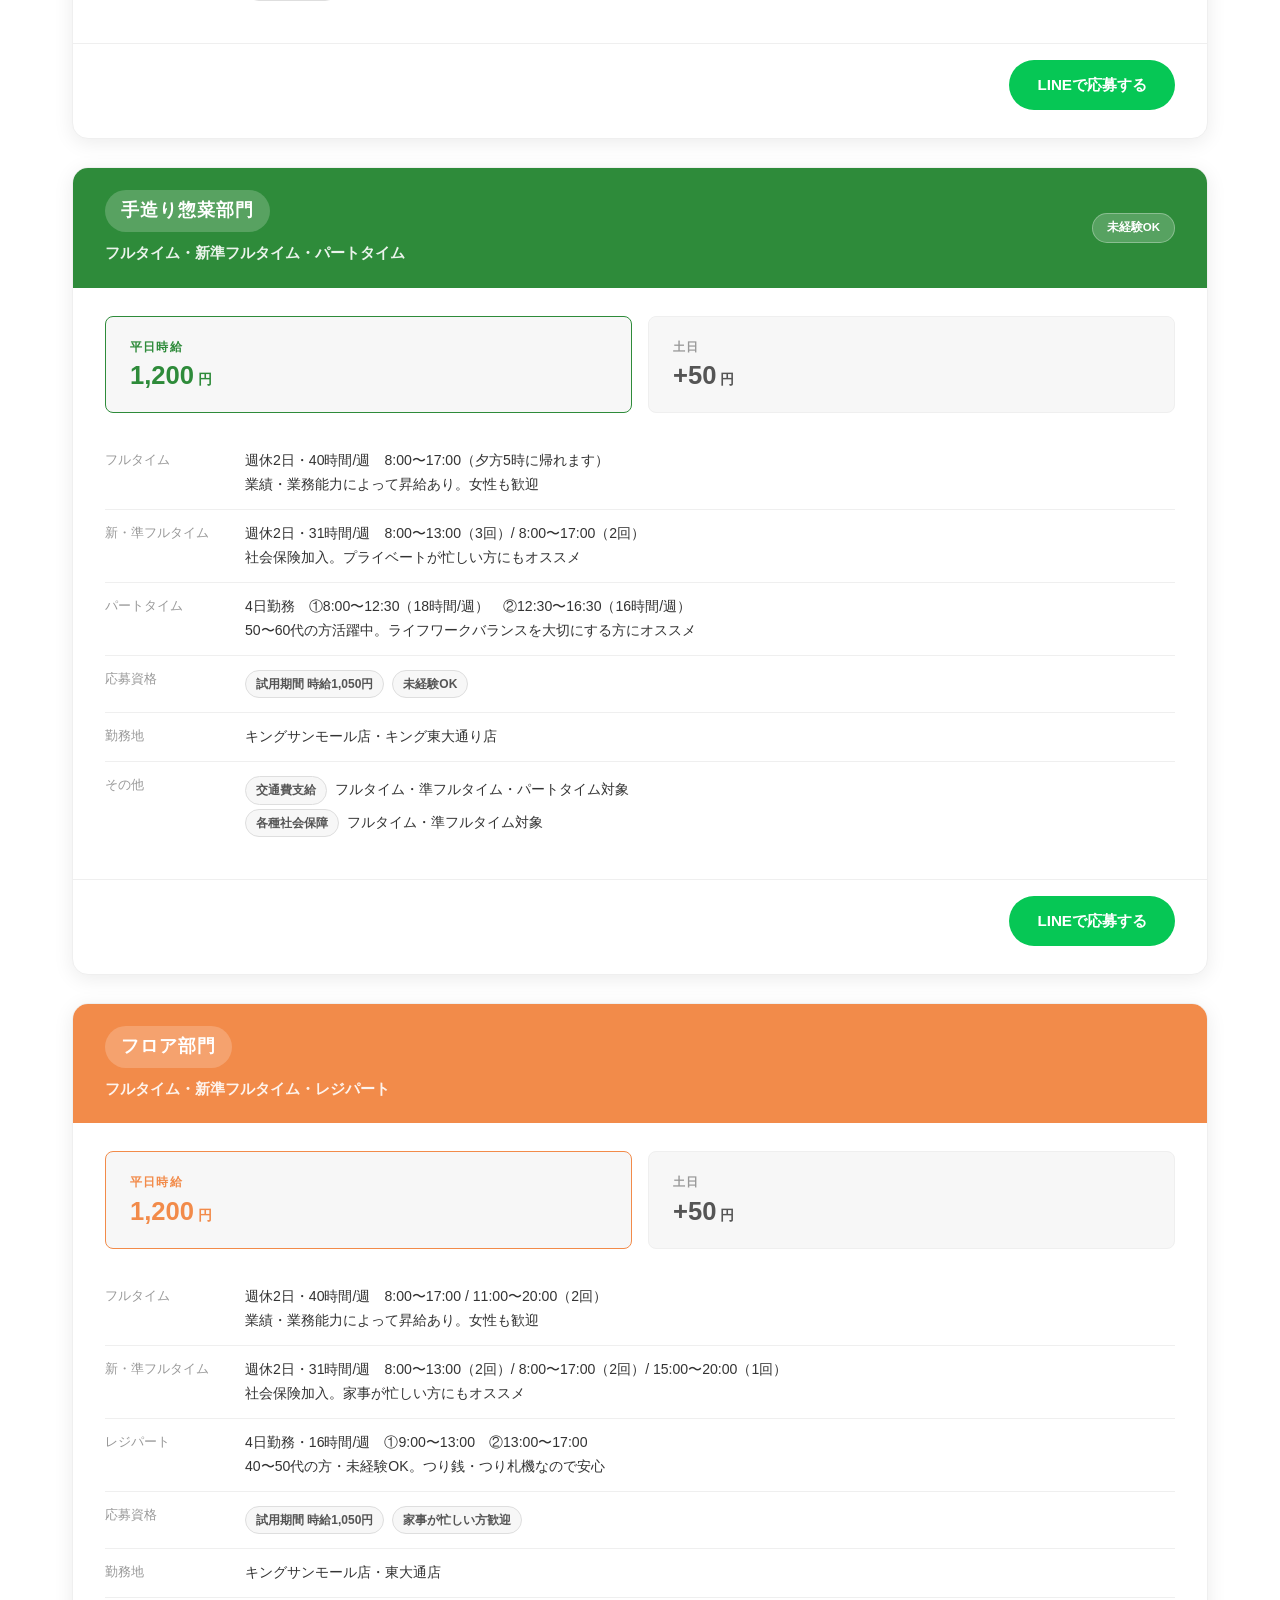
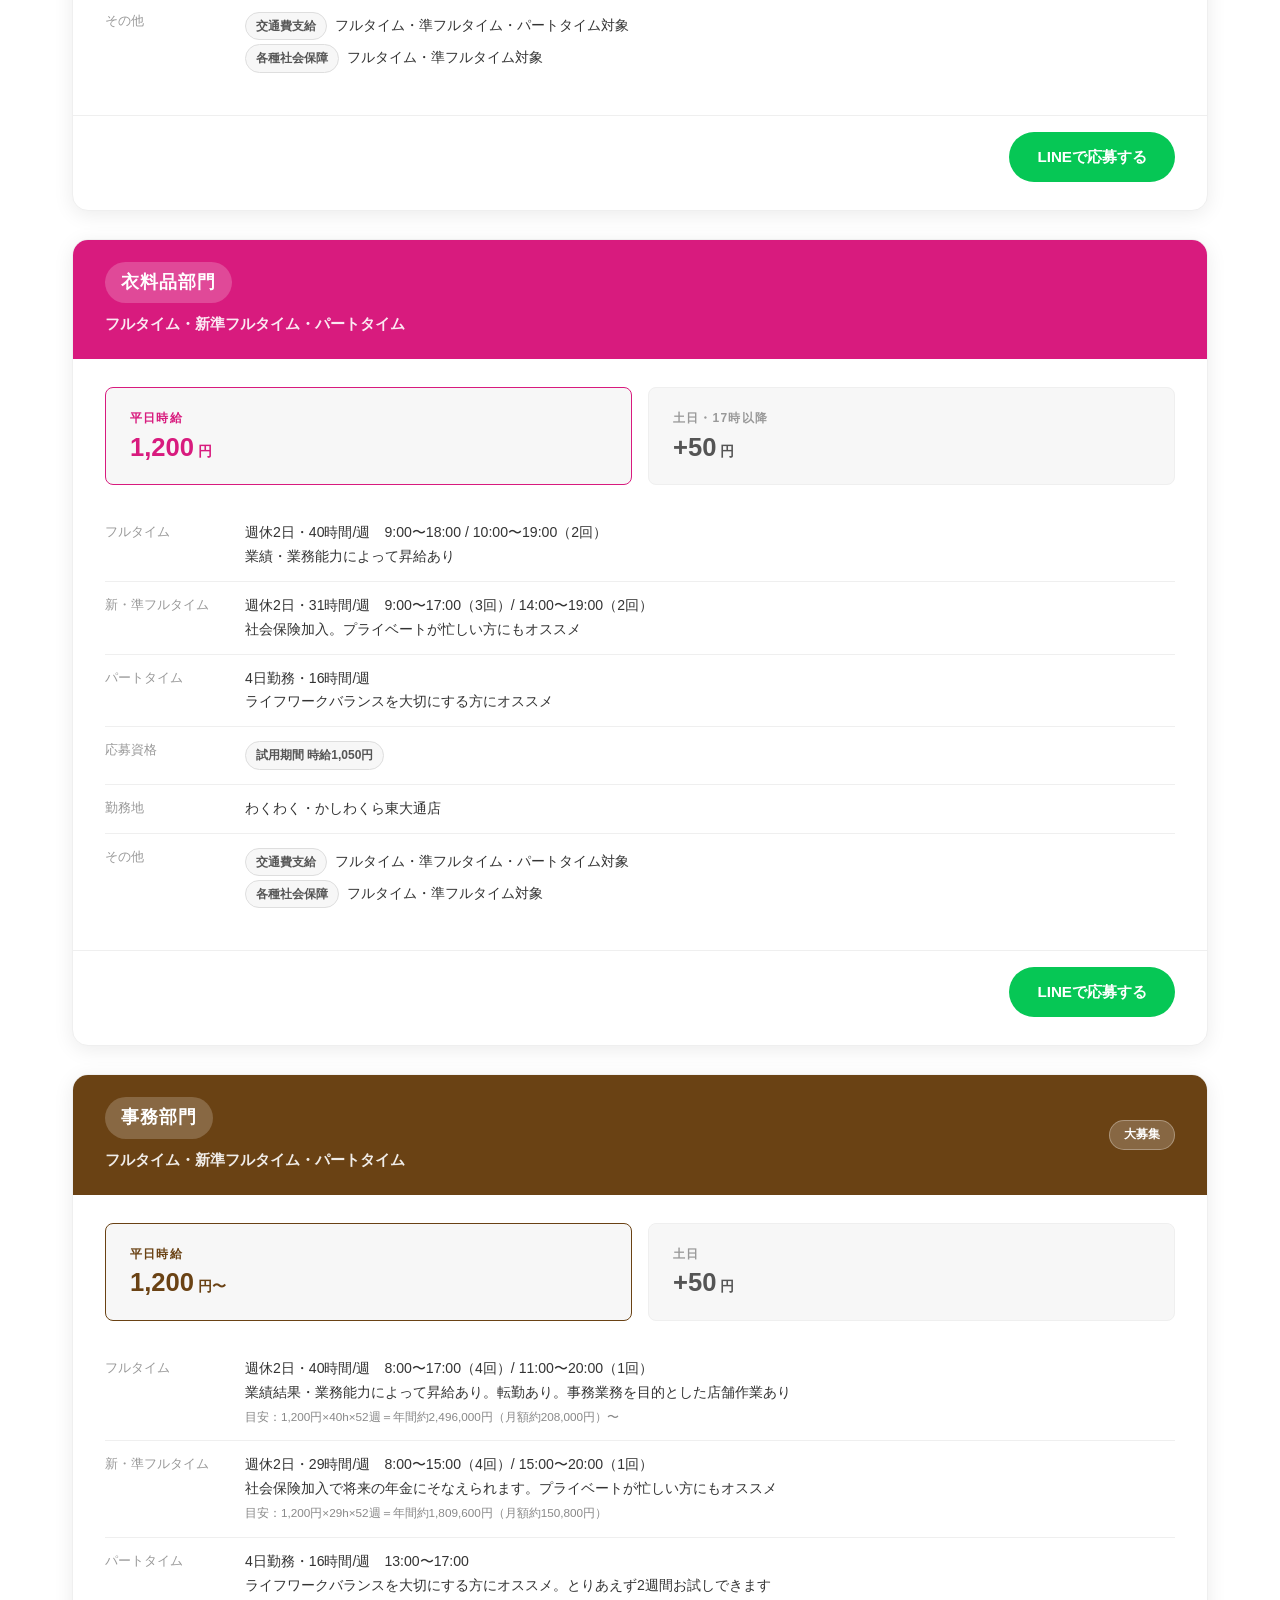
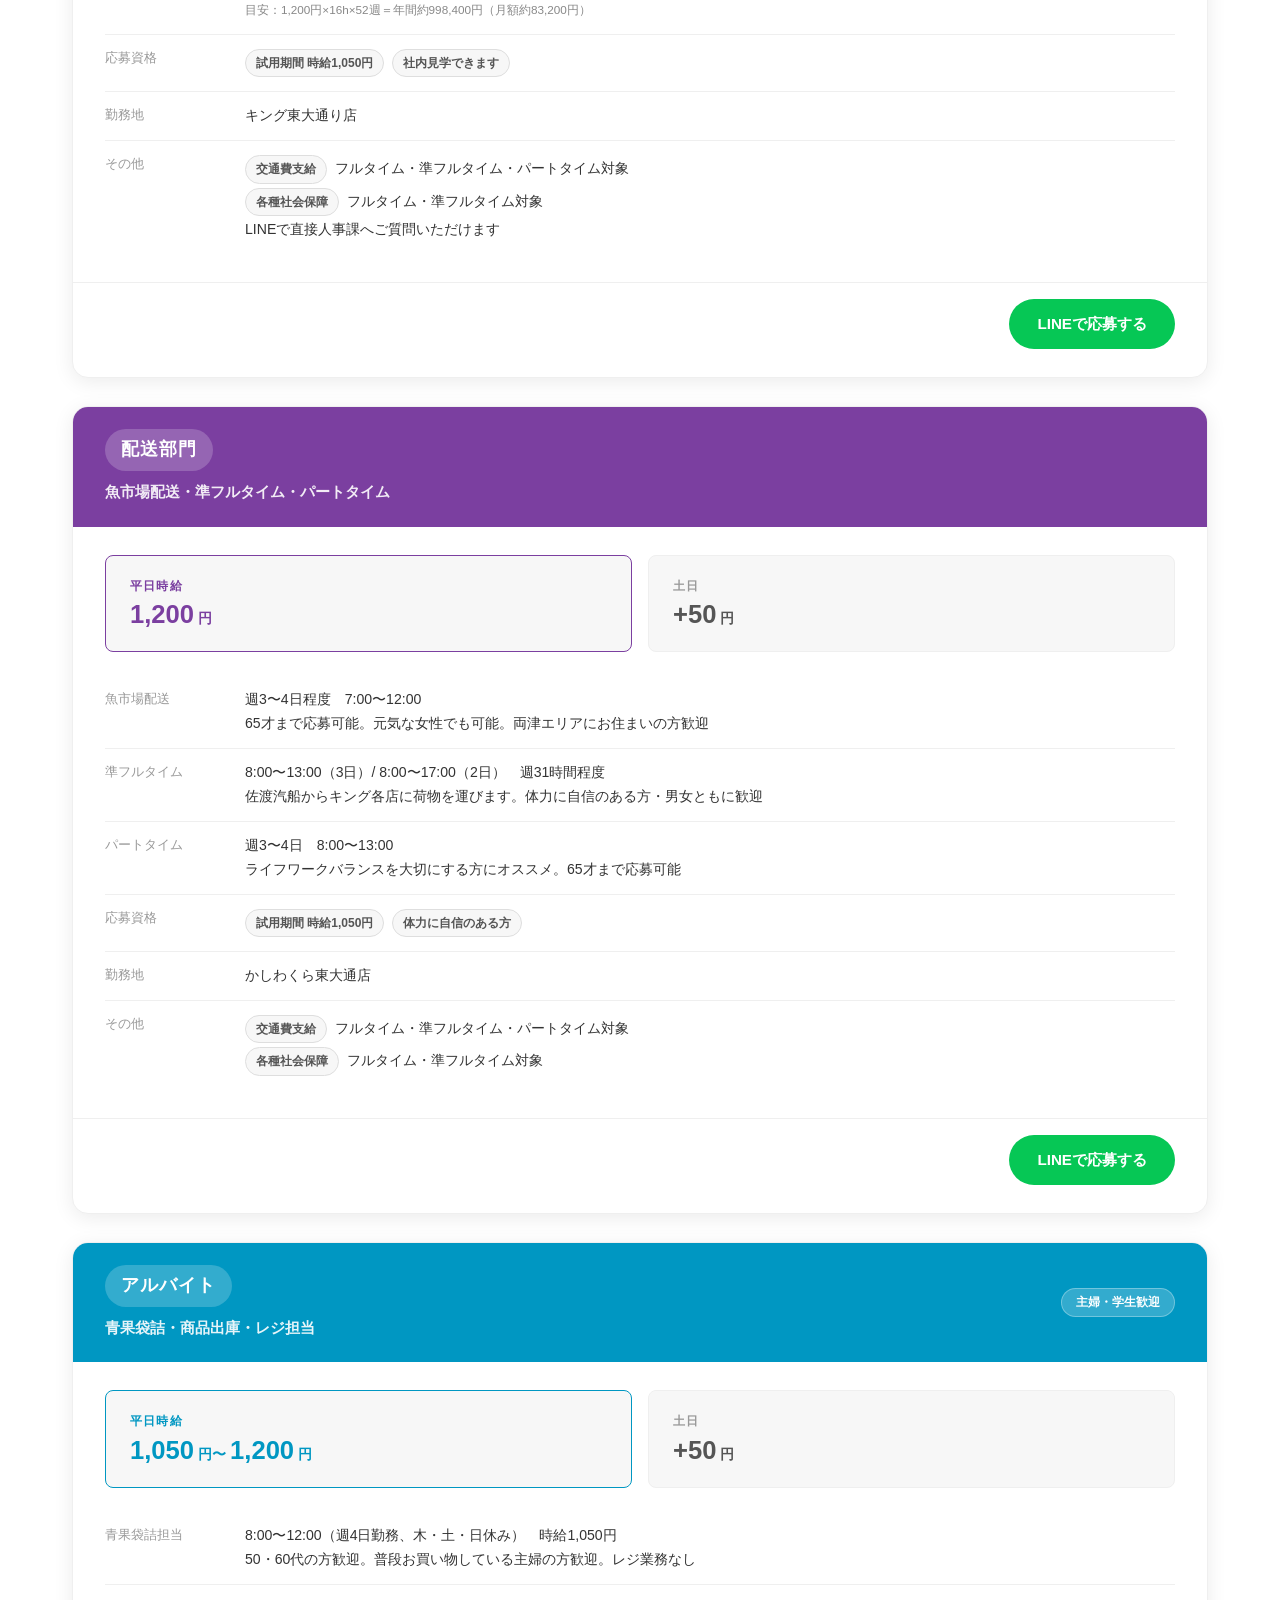
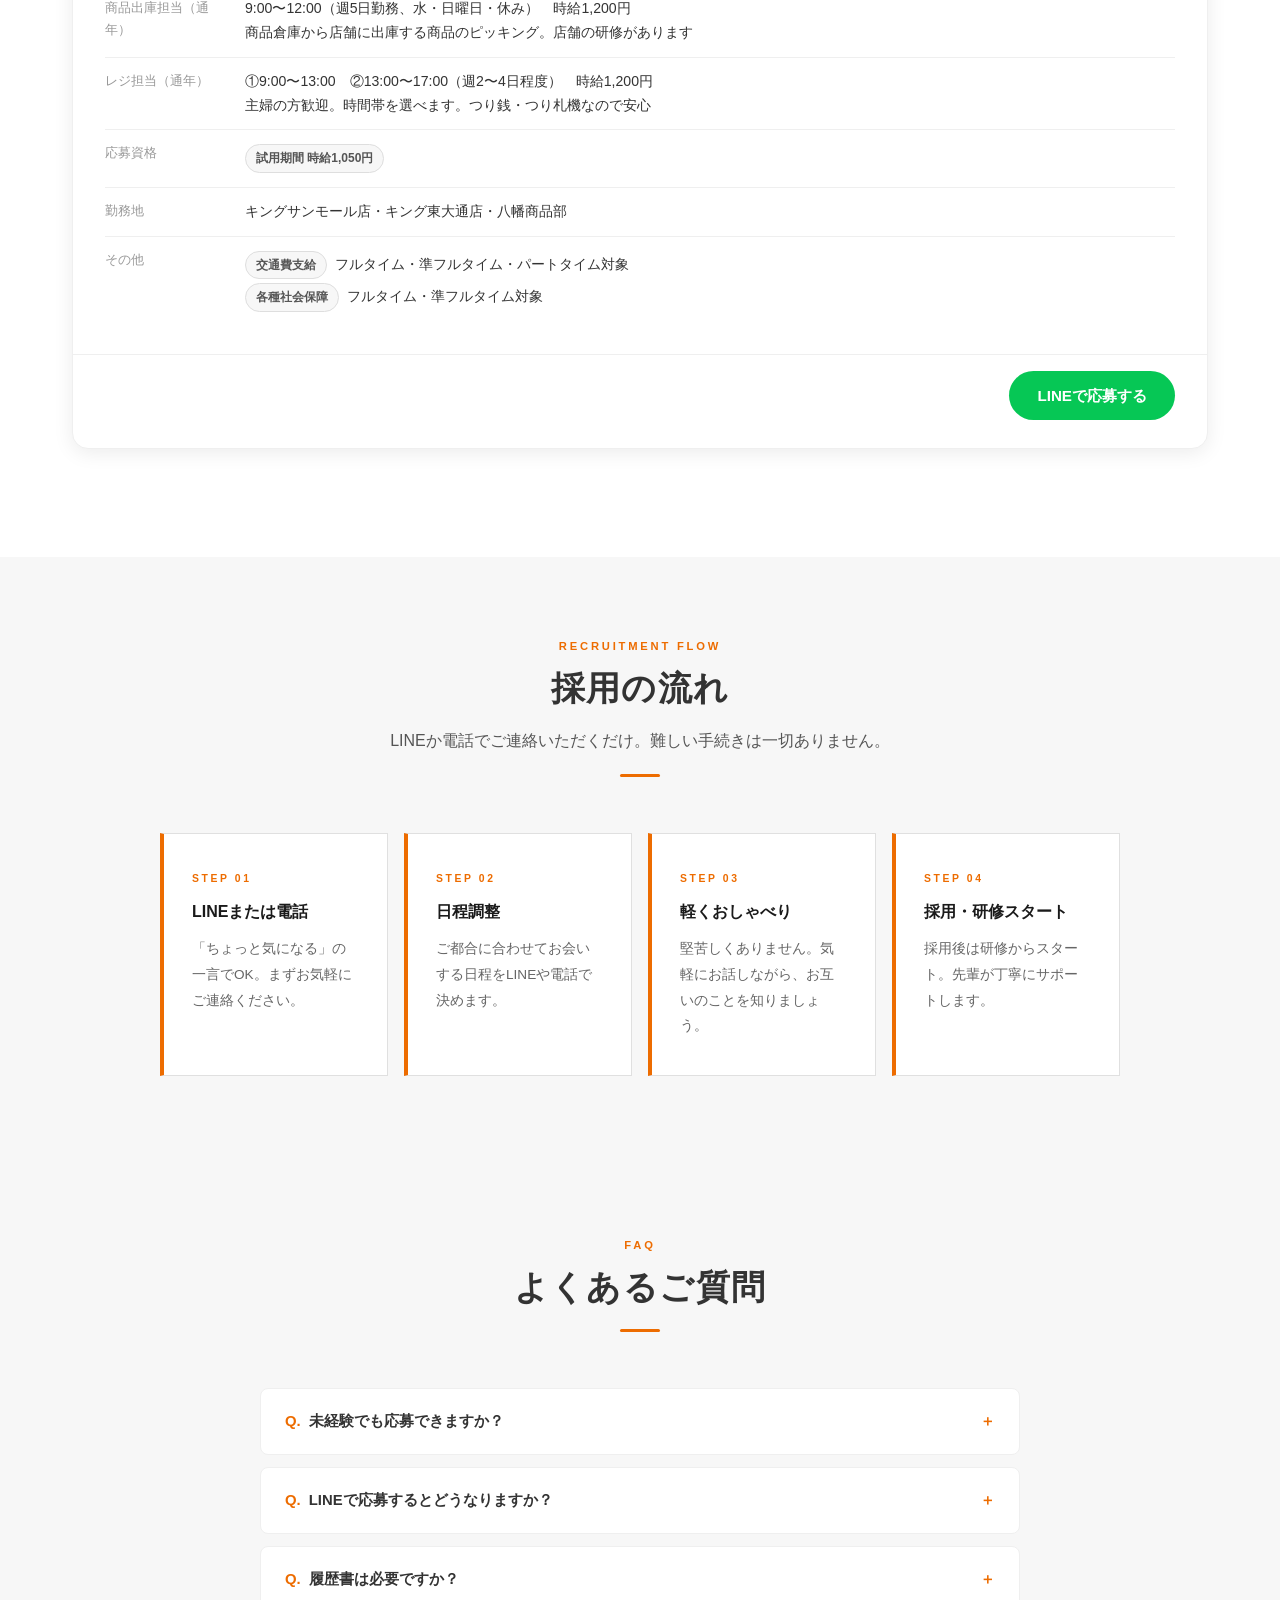
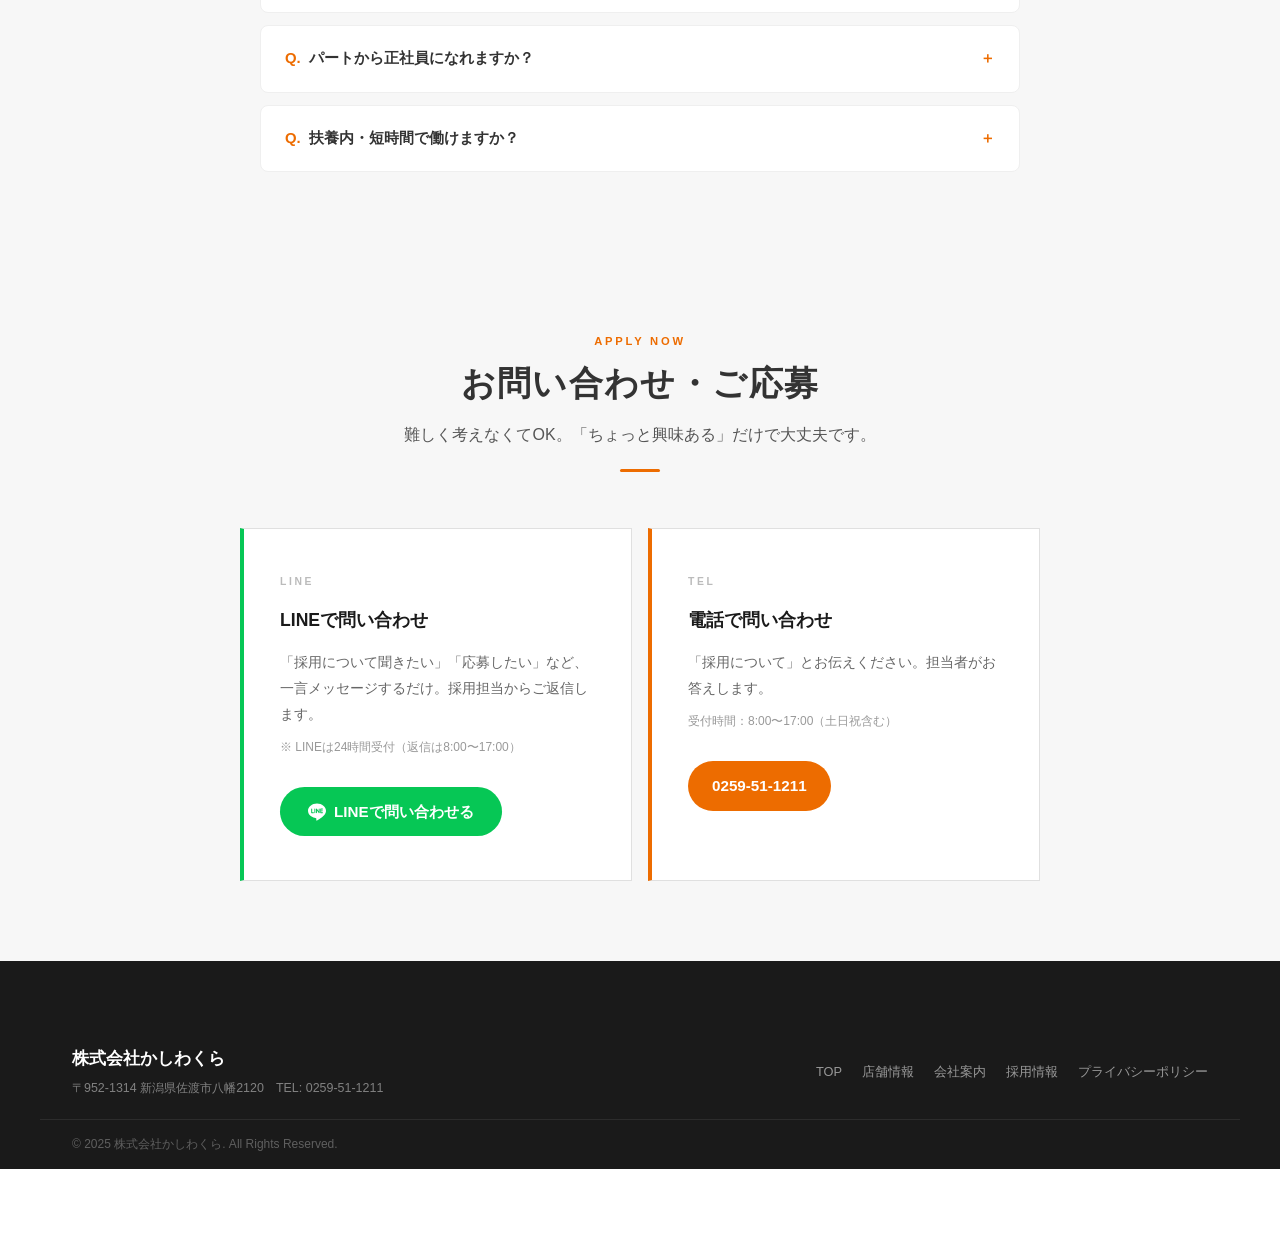
<file: recruit.html>
<!DOCTYPE html>
<html lang="ja">
<head>
  <!-- ============================================
    基本設定
    文字コード・スマホ表示の基本メタ情報
  ============================================ -->
  <meta charset="UTF-8" />
  <meta name="viewport" content="width=device-width, initial-scale=1.0" />

  <!-- ============================================
    SEO基本設定
    title: 検索結果に表示されるタイトル（30〜60文字が理想）
    description: 検索結果に表示される説明文（120文字前後が理想）
  ============================================ -->
  <title>採用情報 | 株式会社かしわくら｜佐渡市のスーパー・衣料品店スタッフ募集中</title>
  <meta name="description" content="株式会社かしわくらの採用情報。鮮魚・精肉・惣菜・フロア・衣料品・配送など全7部門でスタッフ募集中。経験不問・やる気歓迎。佐渡エリアトップクラスの時給を目指し、職場見学・お試し採用も対応。LINEで気軽にご応募ください。" />

  <!-- ============================================
    canonical URL（重複コンテンツ対策）
    TODO: ドメイン取得後に https://ドメイン名/recruit.html に変更してください
  ============================================ -->
  <link rel="canonical" href="https://masunaritomoya.github.io/kashiwakura-website/recruit.html" />

  <!-- ============================================
    OGP（Open Graph Protocol）
    SNSでシェアされた際の表示を制御するタグ
    TODO: ドメイン取得後にog:url・og:imageのURLを変更してください
  ============================================ -->
  <meta property="og:type" content="website" />
  <meta property="og:title" content="採用情報 | 株式会社かしわくら｜佐渡市スタッフ募集" />
  <meta property="og:description" content="鮮魚・精肉・惣菜・フロア・衣料品・配送など全7部門で募集中。経験不問・やる気歓迎。職場見学・お試し採用も対応しています。" />
  <meta property="og:url" content="https://masunaritomoya.github.io/kashiwakura-website/recruit.html" />
  <meta property="og:image" content="https://masunaritomoya.github.io/kashiwakura-website/images/ogp.jpg" />
  <meta property="og:site_name" content="株式会社かしわくら" />
  <meta property="og:locale" content="ja_JP" />

  <!-- ============================================
    Twitter Card
    TODO: ドメイン取得後にtwitter:imageのURLを変更してください
  ============================================ -->
  <meta name="twitter:card" content="summary_large_image" />
  <meta name="twitter:title" content="採用情報 | 株式会社かしわくら｜佐渡市スタッフ募集" />
  <meta name="twitter:description" content="鮮魚・精肉・惣菜・フロア・衣料品・配送など全7部門で募集中。経験不問・やる気歓迎。職場見学・お試し採用も対応しています。" />
  <meta name="twitter:image" content="https://masunaritomoya.github.io/kashiwakura-website/images/ogp.jpg" />

  <!-- ============================================
    JSON-LD 構造化データ（JobPosting + FAQPage）
    採用ページ専用のスキーママークアップ。
    - JobPosting: 求人情報をGoogleに認識させる（求人リッチリザルト対応）
    - FAQPage: よくある質問をAI Overviewに表示させる
    TODO: ドメイン取得後にurlを変更してください
  ============================================ -->
  <script type="application/ld+json">
  {
    "@context": "https://schema.org",
    "@graph": [
      {
        "@type": "JobPosting",
        "title": "スーパー・衣料品店スタッフ（各部門）",
        "description": "鮮魚・精肉・手造り惣菜・フロア・衣料品・アルバイト・配送など全7部門でスタッフを募集しています。経験不問、やる気のある方歓迎。職場見学・お試し採用も対応しています。",
        "hiringOrganization": {
          "@type": "Organization",
          "name": "株式会社かしわくら",
          "sameAs": "https://masunaritomoya.github.io/kashiwakura-website/"
        },
        "jobLocation": {
          "@type": "Place",
          "address": {
            "@type": "PostalAddress",
            "addressLocality": "佐渡市",
            "addressRegion": "新潟県",
            "addressCountry": "JP"
          }
        },
        "employmentType": ["FULL_TIME", "PART_TIME"],
        "baseSalary": {
          "@type": "MonetaryAmount",
          "currency": "JPY",
          "value": {
            "@type": "QuantitativeValue",
            "minValue": 1050,
            "maxValue": 1400,
            "unitText": "HOUR"
          }
        },
        "datePosted": "2026-04-01"
      },
      {
        "@type": "FAQPage",
        "mainEntity": [
          {
            "@type": "Question",
            "name": "未経験でも応募できますか？",
            "acceptedAnswer": {
              "@type": "Answer",
              "text": "はい、全職種において経験・資格は不問です。大切なのは「やる気」と「人柄」。先輩スタッフが丁寧に教えます。"
            }
          },
          {
            "@type": "Question",
            "name": "LINEで応募するとどうなりますか？",
            "acceptedAnswer": {
              "@type": "Answer",
              "text": "LINEでメッセージを送っていただくと、担当者から返信が届きます。「応募したい」「話を聞きたい」など、一言でOKです。面接の日程などはLINE上でやりとりできます。"
            }
          },
          {
            "@type": "Question",
            "name": "パートから正社員になれますか？",
            "acceptedAnswer": {
              "@type": "Answer",
              "text": "はい！正社員登用制度があり、実際に多くのスタッフがパート・アルバイトからキャリアアップしています。"
            }
          },
          {
            "@type": "Question",
            "name": "扶養内・短時間で働けますか？",
            "acceptedAnswer": {
              "@type": "Answer",
              "text": "はい、対応可能です。週3日〜・1日4時間〜なども相談に応じます。面接時にご希望をお伝えいただければ、一緒に最適なシフトを考えます。"
            }
          }
        ]
      }
    ]
  }
  </script>

  <!-- ============================================
    フォント読み込み（Google Fonts）
    Noto Sans JP を使用。
  ============================================ -->
  <link rel="preconnect" href="https://fonts.googleapis.com" />
  <link rel="preconnect" href="https://fonts.gstatic.com" crossorigin />
  <link href="https://fonts.googleapis.com/css2?family=Noto+Sans+JP:wght@400;500;700;900&display=swap" rel="stylesheet" />

  <!-- メインスタイルシート -->
  <link rel="stylesheet" href="css/style.css" />

  <!-- ============================================
    採用ページ専用スタイル
    このページでのみ使用するCSS
  ============================================ -->
  <style>
    /* ===== Recruit page extras ===== */

    /* Sticky apply CTA bar */
    .apply-bar {
      position: fixed;
      bottom: 0;
      left: 0;
      right: 0;
      z-index: 900;
      background: rgba(26, 26, 26, 0.96);
      backdrop-filter: blur(8px);
      padding: 14px 24px;
      display: flex;
      align-items: center;
      justify-content: center;
      gap: 16px;
      box-shadow: 0 -4px 20px rgba(0,0,0,0.2);
    }

    .apply-bar-text {
      color: rgba(255,255,255,0.85);
      font-size: 0.85rem;
      font-weight: 500;
      white-space: nowrap;
    }

    .btn-line {
      background: #06C755;
      color: #fff;
      display: inline-flex;
      align-items: center;
      gap: 8px;
      padding: 12px 28px;
      border-radius: var(--radius-pill);
      font-size: 0.95rem;
      font-weight: 700;
      border: none;
      cursor: pointer;
      transition: all var(--transition);
      font-family: var(--font);
      text-decoration: none;
    }

    .btn-line:hover {
      background: #05b34c;
      transform: translateY(-2px);
      box-shadow: 0 6px 20px rgba(6,199,85,0.4);
      opacity: 1;
    }

    .btn-tel {
      background: var(--primary);
      color: #fff;
      display: inline-flex;
      align-items: center;
      gap: 8px;
      padding: 12px 24px;
      border-radius: var(--radius-pill);
      font-size: 0.95rem;
      font-weight: 700;
      border: none;
      cursor: pointer;
      transition: all var(--transition);
      font-family: var(--font);
      text-decoration: none;
    }

    .btn-tel:hover {
      background: var(--primary-dark);
      transform: translateY(-2px);
      box-shadow: 0 6px 20px rgba(97,147,191,0.4);
      opacity: 1;
    }

    /* Job cards enhanced */
    .job-dept-badge {
      display: inline-flex;
      align-items: center;
      gap: 6px;
      font-size: 1.1rem;
      font-weight: 700;
      padding: 6px 16px;
      border-radius: var(--radius-pill);
      letter-spacing: 0.06em;
    }

    .dept-sales { background: rgba(51,141,244,0.15); color: var(--accent); border: 1px solid rgba(51,141,244,0.3); }
    .dept-tech  { background: rgba(97,147,191,0.15); color: var(--primary-dark); border: 1px solid rgba(97,147,191,0.3); }
    .dept-cs    { background: rgba(98,216,71,0.15); color: var(--accent-green-dark); border: 1px solid rgba(98,216,71,0.3); }
    .dept-mgmt  { background: rgba(200,151,58,0.12); color: #a07820; border: 1px solid rgba(200,151,58,0.3); }

    .salary-highlight {
      display: inline-flex;
      align-items: baseline;
      gap: 4px;
      background: linear-gradient(135deg, var(--primary) 0%, var(--accent) 100%);
      -webkit-background-clip: text;
      -webkit-text-fill-color: transparent;
      background-clip: text;
      font-weight: 900;
      font-size: 1.6rem;
      line-height: 1;
    }

    .salary-unit { font-size: 0.85rem; font-weight: 700; }

    .salary-card {
      background: var(--bg);
      border: 1.5px solid var(--border-light);
      border-radius: var(--radius);
      padding: 20px 24px;
      display: flex;
      flex-direction: column;
      gap: 6px;
      flex: 1;
    }

    .salary-card-label {
      font-size: 0.75rem;
      color: var(--text-muted);
      font-weight: 600;
      letter-spacing: 0.1em;
      text-transform: uppercase;
    }

    /* Selection criteria */
    .criteria-grid {
      display: grid;
      grid-template-columns: repeat(2, 1fr);
      gap: 20px;
      margin-top: 48px;
    }

    .criteria-card {
      background: var(--bg-white);
      border-radius: var(--radius-lg);
      padding: 28px;
      border: 1.5px solid var(--border-light);
      box-shadow: var(--shadow);
      display: flex;
      gap: 18px;
      align-items: flex-start;
      transition: all var(--transition);
    }

    .criteria-card:hover {
      border-color: var(--primary);
      box-shadow: var(--shadow-hover);
    }

    .criteria-icon {
      width: 48px;
      height: 48px;
      border-radius: 50%;
      background: linear-gradient(135deg, var(--primary), var(--accent));
      display: flex;
      align-items: center;
      justify-content: center;
      font-size: 1.4rem;
      flex-shrink: 0;
    }

    .criteria-title {
      font-size: 0.95rem;
      font-weight: 700;
      color: var(--text);
      margin-bottom: 8px;
    }

    .criteria-desc {
      font-size: 0.84rem;
      color: var(--text-light);
      line-height: 1.8;
    }

    /* LINE apply section */
    .apply-section {
      background: linear-gradient(135deg, #1a1a2e 0%, #16213e 50%, #0f3460 100%);
      padding: 80px 0 100px;
      color: #fff;
      position: relative;
      overflow: hidden;
    }

    .apply-section::before {
      content: '';
      position: absolute;
      top: -100px; right: -100px;
      width: 500px; height: 500px;
      border-radius: 50%;
      background: rgba(6,199,85,0.08);
    }

    .apply-section::after {
      content: '';
      position: absolute;
      bottom: -80px; left: 10%;
      width: 300px; height: 300px;
      border-radius: 50%;
      background: rgba(97,147,191,0.1);
    }

    .apply-inner {
      display: grid;
      grid-template-columns: 1fr 1fr;
      gap: 60px;
      align-items: center;
    }

    .apply-content h2 {
      font-size: clamp(1.5rem, 3.5vw, 2.2rem);
      font-weight: 800;
      line-height: 1.4;
      margin-bottom: 16px;
    }

    .apply-content p {
      font-size: 0.92rem;
      color: rgba(255,255,255,0.8);
      line-height: 1.9;
      margin-bottom: 10px;
    }

    .apply-methods {
      display: flex;
      flex-direction: column;
      gap: 20px;
    }

    .apply-method-card {
      background: rgba(255,255,255,0.07);
      border: 1px solid rgba(255,255,255,0.15);
      border-radius: var(--radius-lg);
      padding: 28px 32px;
      backdrop-filter: blur(4px);
      transition: all var(--transition);
    }

    .apply-method-card:hover {
      background: rgba(255,255,255,0.12);
      border-color: rgba(255,255,255,0.3);
    }

    .apply-method-card.line-card {
      border-color: rgba(6,199,85,0.4);
      background: rgba(6,199,85,0.08);
    }

    .apply-method-card.line-card:hover {
      background: rgba(6,199,85,0.14);
    }

    .apply-method-label {
      font-size: 0.72rem;
      font-weight: 700;
      letter-spacing: 0.2em;
      text-transform: uppercase;
      color: rgba(255,255,255,0.55);
      margin-bottom: 10px;
    }

    .apply-method-label.line { color: #06C755; }

    .apply-method-main {
      display: flex;
      align-items: center;
      justify-content: space-between;
      gap: 16px;
      flex-wrap: wrap;
    }

    .apply-method-detail {
      font-size: 0.82rem;
      color: rgba(255,255,255,0.65);
      margin-top: 10px;
      line-height: 1.6;
    }

    .tel-number {
      font-size: 1.7rem;
      font-weight: 900;
      letter-spacing: 0.05em;
      color: #fff;
    }

    .line-id {
      font-size: 1.1rem;
      font-weight: 700;
      color: #06C755;
    }

    /* Conditions table */
    .conditions-table {
      width: 100%;
      border-collapse: collapse;
      background: var(--bg-white);
      border-radius: var(--radius-lg);
      overflow: hidden;
      box-shadow: var(--shadow);
    }

    .conditions-table tr { border-bottom: 1px solid var(--border-light); }
    .conditions-table tr:last-child { border-bottom: none; }

    .conditions-table th {
      width: 180px;
      padding: 18px 24px;
      background: var(--primary);
      color: rgba(255,255,255,0.95);
      font-weight: 600;
      font-size: 0.88rem;
      text-align: left;
      vertical-align: top;
    }

    .conditions-table td {
      padding: 18px 28px;
      font-size: 0.9rem;
      color: var(--text);
      line-height: 1.8;
    }

    .cond-tag {
      display: inline-block;
      background: var(--bg);
      border: 1px solid var(--border);
      color: var(--text-light);
      font-size: 0.75rem;
      font-weight: 600;
      padding: 3px 10px;
      border-radius: var(--radius-pill);
      margin: 2px 4px 2px 0;
    }

    /* ===== Unified Section Card System ===== */
    .rf-grid {
      display: grid;
      gap: 16px;
    }
    .rf-grid-3 { grid-template-columns: repeat(3, 1fr); }
    .rf-grid-2 { grid-template-columns: repeat(2, 1fr); max-width: 800px; margin: 0 auto; }
    .rf-grid-4 { grid-template-columns: repeat(4, 1fr); max-width: 960px; margin: 0 auto; }

    .rf-card {
      background: #fff;
      border: 1px solid #e0e0e0;
      border-left: 4px solid var(--primary);
      padding: 36px 28px;
      transition: box-shadow var(--transition);
    }
    .rf-card:hover { box-shadow: var(--shadow-hover); }

    .rf-num {
      font-size: 0.65rem;
      letter-spacing: 0.25em;
      color: #bbb;
      text-transform: uppercase;
      margin-bottom: 16px;
      font-weight: 600;
    }

    .rf-step-num {
      font-size: 0.65rem;
      letter-spacing: 0.25em;
      color: var(--primary);
      text-transform: uppercase;
      margin-bottom: 12px;
      font-weight: 700;
    }

    .rf-title {
      font-size: 1rem;
      font-weight: 700;
      color: #1a1a1a;
      margin-bottom: 12px;
      line-height: 1.5;
    }

    .rf-text {
      font-size: 0.85rem;
      color: #666;
      line-height: 1.9;
      margin: 0;
    }

    .rf-check {
      display: inline-flex;
      align-items: center;
      justify-content: center;
      width: 26px;
      height: 26px;
      background: var(--primary);
      border-radius: 50%;
      color: #fff;
      font-size: 0.8rem;
      margin-bottom: 14px;
      font-weight: 700;
    }

    .rf-quote-mark {
      font-size: 3rem;
      color: var(--primary);
      opacity: 0.2;
      line-height: 0.8;
      margin-bottom: 16px;
      font-family: Georgia, serif;
    }

    .rf-quote-name {
      font-size: 0.82rem;
      font-weight: 700;
      color: var(--text);
      margin-top: 20px;
    }

    .rf-quote-role {
      font-size: 0.72rem;
      color: var(--text-muted);
      margin-top: 3px;
    }

    /* Apply cards */
    .rf-apply-grid {
      display: grid;
      grid-template-columns: 1fr 1fr;
      gap: 16px;
      max-width: 800px;
      margin: 0 auto;
    }

    .rf-apply-card {
      background: #fff;
      border: 1px solid #e0e0e0;
      border-left: 4px solid var(--primary);
      padding: 44px 36px;
    }

    .rf-apply-card.line-type { border-left-color: #06C755; }

    .rf-apply-label {
      font-size: 0.65rem;
      letter-spacing: 0.25em;
      color: #bbb;
      text-transform: uppercase;
      margin-bottom: 16px;
      font-weight: 600;
    }

    .rf-apply-title {
      font-size: 1.1rem;
      font-weight: 700;
      color: #1a1a1a;
      margin-bottom: 14px;
    }

    .rf-apply-text {
      font-size: 0.85rem;
      color: #666;
      line-height: 1.9;
      margin-bottom: 28px;
    }

    .rf-apply-note {
      font-size: 0.75rem;
      color: #999;
      display: block;
      margin-top: 8px;
    }

    @media (max-width: 768px) {
      .rf-grid-3,
      .rf-grid-4 { grid-template-columns: 1fr; }
      .rf-grid-2 { grid-template-columns: 1fr; }
      .rf-apply-grid { grid-template-columns: 1fr; }
      .rf-card { padding: 24px 20px; }
      .rf-apply-card { padding: 28px 24px; }
      .apply-inner { grid-template-columns: 1fr; gap: 36px; }
      .criteria-grid { grid-template-columns: 1fr; }
      .apply-bar { flex-wrap: wrap; gap: 10px; padding: 12px 16px; }
      .apply-bar-text { display: none; }
      .tel-number { font-size: 1.3rem; }
    }

    @media (max-width: 480px) {
      .conditions-table th { width: 110px; padding: 14px 16px; font-size: 0.8rem; }
      .conditions-table td { padding: 14px 16px; }
    }
  </style>
</head>
<body>

<!-- ===== HEADER ===== -->
<header id="header">
  <div class="header-inner">
    <a href="index.html" class="logo">
      <span class="logo-main">株式会社かしわくら</span>
      <span class="logo-sub">Kashiwakura Co., Ltd.</span>
    </a>

    <nav>
      <ul class="nav-list">
        <li><a href="index.html">トップページ</a></li>
        <li><a href="company.html">会社案内</a></li>
        <li><a href="recruit.html" class="active">採用情報</a></li>
      </ul>
    </nav>

    <button class="hamburger" id="hamburger" aria-label="メニュー" aria-expanded="false">
      <span></span><span></span><span></span>
    </button>
  </div>
</header>

<!-- Mobile Menu -->
<div class="mobile-menu" id="mobileMenu">
  <ul>
    <li><a href="index.html">トップページ</a></li>
    <li><a href="company.html">会社案内</a></li>
    <li><a href="recruit.html">採用情報</a></li>
  </ul>
</div>


<!-- ===== PAGE HERO ===== -->
<div class="page-hero">
  <div class="container">
    <nav class="breadcrumb" aria-label="パンくず">
      <a href="index.html">TOP</a>
      <span class="breadcrumb-sep">/</span>
      <span>採用情報</span>
    </nav>
    <h1 class="page-hero-title">採用情報</h1>
    <p class="page-hero-en">Recruit</p>
  </div>
</div>

<!-- ===== INTRO ===== -->
<section class="recruit-intro-section">
  <div class="container">
    <div class="recruit-intro-inner fade-in">
      <h2 class="recruit-intro-title">
        必要なのは、<br><span style="color:var(--primary);">「やる気」</span>だけ。
      </h2>
      <p class="recruit-intro-text">
        資格や経験は問いません。「やってみたい」「頑張りたい」というあなたのやる気を最大限に活かせる環境を用意しています。<br>
        採用はLINEまたはお電話で受け付けています。まずはお気軽にご連絡ください！
      </p>
      <div style="display:flex; justify-content:center; gap:16px; margin-top:28px; flex-wrap:wrap;">
        <a href="#apply" class="btn-line">
          <svg width="20" height="20" viewBox="0 0 24 24" fill="currentColor"><path d="M19.365 9.863c.349 0 .63.285.63.631 0 .345-.281.63-.63.63H17.61v1.125h1.755c.349 0 .63.283.63.63 0 .344-.281.629-.63.629h-2.386c-.345 0-.627-.285-.627-.629V8.108c0-.345.282-.63.63-.63h2.386c.349 0 .63.285.63.63 0 .349-.281.63-.63.63H17.61v1.125h1.755zm-3.855 3.016c0 .27-.174.51-.432.596-.064.021-.133.031-.199.031-.211 0-.391-.09-.51-.25l-2.443-3.317v2.94c0 .344-.279.629-.631.629-.346 0-.626-.285-.626-.629V8.108c0-.27.173-.51.43-.595.06-.023.136-.033.194-.033.195 0 .375.104.495.254l2.462 3.33V8.108c0-.345.282-.63.63-.63.345 0 .63.285.63.63v4.771zm-5.741 0c0 .344-.282.629-.631.629-.345 0-.627-.285-.627-.629V8.108c0-.345.282-.63.627-.63.349 0 .631.285.631.63v4.771zm-2.466.629H4.917c-.345 0-.63-.285-.63-.629V8.108c0-.345.285-.63.63-.63.348 0 .63.285.63.63v4.141h1.756c.348 0 .629.283.629.63 0 .344-.281.629-.629.629M24 10.314C24 4.943 18.615.572 12 .572S0 4.943 0 10.314c0 4.811 4.27 8.842 10.035 9.608.391.082.923.258 1.058.59.12.301.079.766.038 1.08l-.164 1.02c-.045.301-.24 1.186 1.049.645 1.291-.539 6.916-4.078 9.436-6.975C23.176 14.393 24 12.458 24 10.314"/></svg>
          LINEで応募する
        </a>
        <a href="tel:0259-51-1211" class="btn-tel">📞 電話で問い合わせ</a>
      </div>
    </div>
  </div>
</section>

<!-- ===== APPEAL POINTS ===== -->
<section class="appeal-section">
  <div class="container">
    <div class="section-header fade-in">
      <p class="section-title-en">Why Join Us</p>
      <h2 class="section-title">ここで働く魅力</h2>
      <div class="divider"></div>
    </div>

    <div class="rf-grid rf-grid-3 stagger">
      <div class="rf-card fade-in">
        <p class="rf-num">01</p>
        <h3 class="rf-title">キャリアアップと高い給与<br><small style="font-size:0.8rem;font-weight:500;color:var(--primary);">佐渡エリアで高い給料を目指す。それが私たちの経営方針</small></h3>
        <p class="rf-text">頑張りはしっかり給与に反映されます。私たちは「佐渡の中で高い給料を払い続ける」ことを経営方針として掲げており、明確なキャリアパスと昇格のチャンスを用意しています。ステップアップを目指すあなたを会社全体でバックアップします。</p>
      </div>
      <div class="rf-card fade-in">
        <p class="rf-num">02</p>
        <h3 class="rf-title">多様な働き方<br><small style="font-size:0.8rem;font-weight:500;color:var(--primary);">ライフスタイルに合わせて柔軟に。自分らしく働ける環境</small></h3>
        <p class="rf-text">学業や家庭の都合など、プライベートを大切にしながら働けます。働く時間帯を選べるシフト制度で、あなたの希望に合わせた働き方を実現します。</p>
      </div>
      <div class="rf-card fade-in">
        <p class="rf-num">03</p>
        <h3 class="rf-title">まずは気軽にお試しから<br><small style="font-size:0.8rem;font-weight:500;color:var(--primary);">職場見学・短期アルバイトで雰囲気を確かめてから</small></h3>
        <p class="rf-text">「いきなり応募は不安…」という方も大丈夫。職場見学や2週間のお試し期間を設けています。夏・冬の短期アルバイトから始めるのもOK。まずは気軽にご相談ください。</p>
      </div>
    </div>
  </div>
</section>

<!-- ===== JOB DEPARTMENTS ===== -->
<section class="jobs-section">
  <div class="container">
    <div class="section-header fade-in">
      <p class="section-title-en">Job Openings</p>
      <h2 class="section-title">募集職種</h2>
      <p class="section-lead">あなたの強みを活かせる部門で、一緒に働きませんか？</p>
      <div class="divider"></div>
    </div>

    <!-- 鮮魚部門 -->
    <div class="job-card fade-in">
      <div class="job-header" style="background:#0097c2;">
        <div>
          <span class="job-dept-badge" style="margin-bottom:8px;display:inline-flex;background:rgba(255,255,255,0.2);color:#fff;border-color:rgba(255,255,255,0.35);">鮮魚部門</span>
          <h3 class="job-title">技術者（経験者・未経験者）・パートタイム</h3>
        </div>
              </div>
      <div class="job-body">
        <div style="display:flex;gap:16px;margin-bottom:24px;flex-wrap:wrap;">
          <div class="salary-card" style="border-color:#0097c2;">
            <div class="salary-card-label" style="color:#0097c2;">経験者 平日時給</div>
            <div><span class="salary-highlight" style="-webkit-text-fill-color:#0097c2;background:none;color:#0097c2;">1,400<span class="salary-unit">円</span></span></div>
          </div>
          <div class="salary-card" style="border-color:#0097c2;">
            <div class="salary-card-label" style="color:#0097c2;">未経験者 平日時給</div>
            <div><span class="salary-highlight" style="-webkit-text-fill-color:#0097c2;background:none;color:#0097c2;">1,300<span class="salary-unit">円</span></span></div>
          </div>
          <div class="salary-card">
            <div class="salary-card-label">土日</div>
            <div><span class="salary-highlight" style="-webkit-text-fill-color:#555;background:none;color:#555;">+50<span class="salary-unit">円</span></span></div>
          </div>
        </div>
        <table class="job-table">
          <tbody>
            <tr>
              <th>技術者（経験者）</th>
              <td>週休2日・40時間/週　8:00〜17:00<br>魚の仕事に慣れている方歓迎。業績結果・業務能力によって昇給あり</td>
            </tr>
            <tr>
              <th>技術者（未経験者）</th>
              <td>週休2日・40時間/週　8:00〜17:00　※夕方5時に帰れます<br>経験がなくても、やる気があればOK。未経験者OK</td>
            </tr>
            <tr>
              <th>パートタイム</th>
              <td>4日勤務・16時間/週　8:00〜12:00　平日時給1,200円（土日+50円）<br>60代の方・魚の仕事に慣れている方歓迎。経験者の方歓迎</td>
            </tr>
            <tr>
              <th>応募資格</th>
              <td>
                <span class="cond-tag">試用期間 時給1,050円</span>
              </td>
            </tr>
            <tr>
              <th>勤務地</th>
              <td>キングサンモール店・キング東大通り店</td>
            </tr>
            <tr>
              <th>その他</th>
              <td>
                <span class="cond-tag">交通費支給</span> フルタイム・準フルタイム・パートタイム対象<br>
                <span class="cond-tag">各種社会保障</span> フルタイム・準フルタイム対象
              </td>
            </tr>
          </tbody>
        </table>
      </div>
      <div class="job-footer">
        <a href="#apply" class="btn-line">LINEで応募する</a>
      </div>
    </div>

    <!-- 精肉部門 -->
    <div class="job-card fade-in">
      <div class="job-header" style="background:#d32f2f;">
        <div>
          <span class="job-dept-badge" style="margin-bottom:8px;display:inline-flex;background:rgba(255,255,255,0.2);color:#fff;border-color:rgba(255,255,255,0.35);">精肉部門</span>
          <h3 class="job-title">フルタイム・新準フルタイム・パートタイム</h3>
        </div>
        <span class="job-badge">未経験OK</span>
      </div>
      <div class="job-body">
        <div style="display:flex;gap:16px;margin-bottom:24px;flex-wrap:wrap;">
          <div class="salary-card" style="border-color:#d32f2f;">
            <div class="salary-card-label" style="color:#d32f2f;">平日時給</div>
            <div><span class="salary-highlight" style="-webkit-text-fill-color:#d32f2f;background:none;color:#d32f2f;">1,200<span class="salary-unit">円〜</span></span></div>
          </div>
          <div class="salary-card">
            <div class="salary-card-label">土日</div>
            <div><span class="salary-highlight" style="-webkit-text-fill-color:#555;background:none;color:#555;">+50<span class="salary-unit">円</span></span></div>
          </div>
        </div>
        <table class="job-table">
          <tbody>
            <tr>
              <th>フルタイム</th>
              <td>週休2日・40時間/週　8:00〜17:00（夕方5時に帰れます）<br>業績・業務能力によって昇給あり。女性も歓迎</td>
            </tr>
            <tr>
              <th>新・準フルタイム</th>
              <td>週休2日・31時間/週　8:00〜13:00（3回）/ 8:00〜17:00（2回）<br>社会保険加入。プライベートが忙しい方にもオススメ</td>
            </tr>
            <tr>
              <th>パートタイム</th>
              <td>4日勤務・16時間/週　13:00〜17:00<br>ライフワークバランスを大切にする方にオススメ</td>
            </tr>
            <tr>
              <th>応募資格</th>
              <td>
                <span class="cond-tag">試用期間 時給1,050円</span>
                <span class="cond-tag">未経験OK</span>
              </td>
            </tr>
            <tr>
              <th>勤務地</th>
              <td>キングサンモール店・キング東大通店</td>
            </tr>
            <tr>
              <th>その他</th>
              <td>
                <span class="cond-tag">交通費支給</span> フルタイム・準フルタイム・パートタイム対象<br>
                <span class="cond-tag">各種社会保障</span> フルタイム・準フルタイム対象
              </td>
            </tr>
          </tbody>
        </table>
      </div>
      <div class="job-footer">
        <a href="#apply" class="btn-line">LINEで応募する</a>
      </div>
    </div>

    <!-- 手造り惣菜部門 -->
    <div class="job-card fade-in">
      <div class="job-header" style="background:#2e8b3a;">
        <div>
          <span class="job-dept-badge" style="margin-bottom:8px;display:inline-flex;background:rgba(255,255,255,0.2);color:#fff;border-color:rgba(255,255,255,0.35);">手造り惣菜部門</span>
          <h3 class="job-title">フルタイム・新準フルタイム・パートタイム</h3>
        </div>
        <span class="job-badge">未経験OK</span>
      </div>
      <div class="job-body">
        <div style="display:flex;gap:16px;margin-bottom:24px;flex-wrap:wrap;">
          <div class="salary-card" style="border-color:#2e8b3a;">
            <div class="salary-card-label" style="color:#2e8b3a;">平日時給</div>
            <div><span class="salary-highlight" style="-webkit-text-fill-color:#2e8b3a;background:none;color:#2e8b3a;">1,200<span class="salary-unit">円</span></span></div>
          </div>
          <div class="salary-card">
            <div class="salary-card-label">土日</div>
            <div><span class="salary-highlight" style="-webkit-text-fill-color:#555;background:none;color:#555;">+50<span class="salary-unit">円</span></span></div>
          </div>
        </div>
        <table class="job-table">
          <tbody>
            <tr>
              <th>フルタイム</th>
              <td>週休2日・40時間/週　8:00〜17:00（夕方5時に帰れます）<br>業績・業務能力によって昇給あり。女性も歓迎</td>
            </tr>
            <tr>
              <th>新・準フルタイム</th>
              <td>週休2日・31時間/週　8:00〜13:00（3回）/ 8:00〜17:00（2回）<br>社会保険加入。プライベートが忙しい方にもオススメ</td>
            </tr>
            <tr>
              <th>パートタイム</th>
              <td>4日勤務　①8:00〜12:30（18時間/週）　②12:30〜16:30（16時間/週）<br>50〜60代の方活躍中。ライフワークバランスを大切にする方にオススメ</td>
            </tr>
            <tr>
              <th>応募資格</th>
              <td>
                <span class="cond-tag">試用期間 時給1,050円</span>
                <span class="cond-tag">未経験OK</span>
              </td>
            </tr>
            <tr>
              <th>勤務地</th>
              <td>キングサンモール店・キング東大通り店</td>
            </tr>
            <tr>
              <th>その他</th>
              <td>
                <span class="cond-tag">交通費支給</span> フルタイム・準フルタイム・パートタイム対象<br>
                <span class="cond-tag">各種社会保障</span> フルタイム・準フルタイム対象
              </td>
            </tr>
          </tbody>
        </table>
      </div>
      <div class="job-footer">
        <a href="#apply" class="btn-line">LINEで応募する</a>
      </div>
    </div>

    <!-- フロア部門 -->
    <div class="job-card fade-in">
      <div class="job-header" style="background:#f28b4a;">
        <div>
          <span class="job-dept-badge" style="margin-bottom:8px;display:inline-flex;background:rgba(255,255,255,0.2);color:#fff;border-color:rgba(255,255,255,0.35);">フロア部門</span>
          <h3 class="job-title">フルタイム・新準フルタイム・レジパート</h3>

        </div>
              </div>
      <div class="job-body">
        <div style="display:flex;gap:16px;margin-bottom:24px;flex-wrap:wrap;">
          <div class="salary-card" style="border-color:#f28b4a;">
            <div class="salary-card-label" style="color:#f28b4a;">平日時給</div>
            <div><span class="salary-highlight" style="-webkit-text-fill-color:#f28b4a;background:none;color:#f28b4a;">1,200<span class="salary-unit">円</span></span></div>
          </div>
          <div class="salary-card">
            <div class="salary-card-label">土日</div>
            <div><span class="salary-highlight" style="-webkit-text-fill-color:#555;background:none;color:#555;">+50<span class="salary-unit">円</span></span></div>
          </div>
        </div>
        <table class="job-table">
          <tbody>
            <tr>
              <th>フルタイム</th>
              <td>週休2日・40時間/週　8:00〜17:00 / 11:00〜20:00（2回）<br>業績・業務能力によって昇給あり。女性も歓迎</td>
            </tr>
            <tr>
              <th>新・準フルタイム</th>
              <td>週休2日・31時間/週　8:00〜13:00（2回）/ 8:00〜17:00（2回）/ 15:00〜20:00（1回）<br>社会保険加入。家事が忙しい方にもオススメ</td>
            </tr>
            <tr>
              <th>レジパート</th>
              <td>4日勤務・16時間/週　①9:00〜13:00　②13:00〜17:00<br>40〜50代の方・未経験OK。つり銭・つり札機なので安心</td>
            </tr>
            <tr>
              <th>応募資格</th>
              <td>
                <span class="cond-tag">試用期間 時給1,050円</span>
                <span class="cond-tag">家事が忙しい方歓迎</span>
              </td>
            </tr>
            <tr>
              <th>勤務地</th>
              <td>キングサンモール店・東大通店</td>
            </tr>
            <tr>
              <th>その他</th>
              <td>
                <span class="cond-tag">交通費支給</span> フルタイム・準フルタイム・パートタイム対象<br>
                <span class="cond-tag">各種社会保障</span> フルタイム・準フルタイム対象
              </td>
            </tr>
          </tbody>
        </table>
      </div>
      <div class="job-footer">
        <a href="#apply" class="btn-line">LINEで応募する</a>
      </div>
    </div>

    <!-- 衣料品部門 -->
    <div class="job-card fade-in">
      <div class="job-header" style="background:#d81b7e;">
        <div>
          <span class="job-dept-badge" style="margin-bottom:8px;display:inline-flex;background:rgba(255,255,255,0.2);color:#fff;border-color:rgba(255,255,255,0.35);">衣料品部門</span>
          <h3 class="job-title">フルタイム・新準フルタイム・パートタイム</h3>
        </div>
              </div>
      <div class="job-body">
        <div style="display:flex;gap:16px;margin-bottom:24px;flex-wrap:wrap;">
          <div class="salary-card" style="border-color:#d81b7e;">
            <div class="salary-card-label" style="color:#d81b7e;">平日時給</div>
            <div><span class="salary-highlight" style="-webkit-text-fill-color:#d81b7e;background:none;color:#d81b7e;">1,200<span class="salary-unit">円</span></span></div>
          </div>
          <div class="salary-card">
            <div class="salary-card-label">土日・17時以降</div>
            <div><span class="salary-highlight" style="-webkit-text-fill-color:#555;background:none;color:#555;">+50<span class="salary-unit">円</span></span></div>
          </div>
        </div>
        <table class="job-table">
          <tbody>
            <tr>
              <th>フルタイム</th>
              <td>週休2日・40時間/週　9:00〜18:00 / 10:00〜19:00（2回）<br>業績・業務能力によって昇給あり</td>
            </tr>
            <tr>
              <th>新・準フルタイム</th>
              <td>週休2日・31時間/週　9:00〜17:00（3回）/ 14:00〜19:00（2回）<br>社会保険加入。プライベートが忙しい方にもオススメ</td>
            </tr>
            <tr>
              <th>パートタイム</th>
              <td>4日勤務・16時間/週<br>ライフワークバランスを大切にする方にオススメ</td>
            </tr>
            <tr>
              <th>応募資格</th>
              <td>
                <span class="cond-tag">試用期間 時給1,050円</span>
              </td>
            </tr>
            <tr>
              <th>勤務地</th>
              <td>わくわく・かしわくら東大通店</td>
            </tr>
            <tr>
              <th>その他</th>
              <td>
                <span class="cond-tag">交通費支給</span> フルタイム・準フルタイム・パートタイム対象<br>
                <span class="cond-tag">各種社会保障</span> フルタイム・準フルタイム対象
              </td>
            </tr>
          </tbody>
        </table>
      </div>
      <div class="job-footer">
        <a href="#apply" class="btn-line">LINEで応募する</a>
      </div>
    </div>

    <!-- 事務部門 -->
    <div class="job-card fade-in">
      <div class="job-header" style="background:#6a4214;">
        <div>
          <span class="job-dept-badge" style="margin-bottom:8px;display:inline-flex;background:rgba(255,255,255,0.2);color:#fff;border-color:rgba(255,255,255,0.35);">事務部門</span>
          <h3 class="job-title">フルタイム・新準フルタイム・パートタイム</h3>
        </div>
        <span class="job-badge">大募集</span>
      </div>
      <div class="job-body">
        <div style="display:flex;gap:16px;margin-bottom:24px;flex-wrap:wrap;">
          <div class="salary-card" style="border-color:#6a4214;">
            <div class="salary-card-label" style="color:#6a4214;">平日時給</div>
            <div><span class="salary-highlight" style="-webkit-text-fill-color:#6a4214;background:none;color:#6a4214;">1,200<span class="salary-unit">円〜</span></span></div>
          </div>
          <div class="salary-card">
            <div class="salary-card-label">土日</div>
            <div><span class="salary-highlight" style="-webkit-text-fill-color:#555;background:none;color:#555;">+50<span class="salary-unit">円</span></span></div>
          </div>
        </div>
        <table class="job-table">
          <tbody>
            <tr>
              <th>フルタイム</th>
              <td>週休2日・40時間/週　8:00〜17:00（4回）/ 11:00〜20:00（1回）<br>業績結果・業務能力によって昇給あり。転勤あり。事務業務を目的とした店舗作業あり<br><small style="color:#888;">目安：1,200円×40h×52週＝年間約2,496,000円（月額約208,000円）〜</small></td>
            </tr>
            <tr>
              <th>新・準フルタイム</th>
              <td>週休2日・29時間/週　8:00〜15:00（4回）/ 15:00〜20:00（1回）<br>社会保険加入で将来の年金にそなえられます。プライベートが忙しい方にもオススメ<br><small style="color:#888;">目安：1,200円×29h×52週＝年間約1,809,600円（月額約150,800円）</small></td>
            </tr>
            <tr>
              <th>パートタイム</th>
              <td>4日勤務・16時間/週　13:00〜17:00<br>ライフワークバランスを大切にする方にオススメ。とりあえず2週間お試しできます<br><small style="color:#888;">目安：1,200円×16h×52週＝年間約998,400円（月額約83,200円）</small></td>
            </tr>
            <tr>
              <th>応募資格</th>
              <td>
                <span class="cond-tag">試用期間 時給1,050円</span>
                <span class="cond-tag">社内見学できます</span>
              </td>
            </tr>
            <tr>
              <th>勤務地</th>
              <td>キング東大通り店</td>
            </tr>
            <tr>
              <th>その他</th>
              <td>
                <span class="cond-tag">交通費支給</span> フルタイム・準フルタイム・パートタイム対象<br>
                <span class="cond-tag">各種社会保障</span> フルタイム・準フルタイム対象<br>
                LINEで直接人事課へご質問いただけます
              </td>
            </tr>
          </tbody>
        </table>
      </div>
      <div class="job-footer">
        <a href="#apply" class="btn-line">LINEで応募する</a>
      </div>
    </div>

    <!-- 配送部門 -->
    <div class="job-card fade-in">
      <div class="job-header" style="background:#7b3fa0;">
        <div>
          <span class="job-dept-badge" style="margin-bottom:8px;display:inline-flex;background:rgba(255,255,255,0.2);color:#fff;border-color:rgba(255,255,255,0.35);">配送部門</span>
          <h3 class="job-title">魚市場配送・準フルタイム・パートタイム</h3>
        </div>
              </div>
      <div class="job-body">
        <div style="display:flex;gap:16px;margin-bottom:24px;flex-wrap:wrap;">
          <div class="salary-card" style="border-color:#7b3fa0;">
            <div class="salary-card-label" style="color:#7b3fa0;">平日時給</div>
            <div><span class="salary-highlight" style="-webkit-text-fill-color:#7b3fa0;background:none;color:#7b3fa0;">1,200<span class="salary-unit">円</span></span></div>
          </div>
          <div class="salary-card">
            <div class="salary-card-label">土日</div>
            <div><span class="salary-highlight" style="-webkit-text-fill-color:#555;background:none;color:#555;">+50<span class="salary-unit">円</span></span></div>
          </div>
        </div>
        <table class="job-table">
          <tbody>
            <tr>
              <th>魚市場配送</th>
              <td>週3〜4日程度　7:00〜12:00<br>65才まで応募可能。元気な女性でも可能。両津エリアにお住まいの方歓迎</td>
            </tr>
            <tr>
              <th>準フルタイム</th>
              <td>8:00〜13:00（3日）/ 8:00〜17:00（2日）　週31時間程度<br>佐渡汽船からキング各店に荷物を運びます。体力に自信のある方・男女ともに歓迎</td>
            </tr>
            <tr>
              <th>パートタイム</th>
              <td>週3〜4日　8:00〜13:00<br>ライフワークバランスを大切にする方にオススメ。65才まで応募可能</td>
            </tr>
            <tr>
              <th>応募資格</th>
              <td>
                <span class="cond-tag">試用期間 時給1,050円</span>
                <span class="cond-tag">体力に自信のある方</span>
              </td>
            </tr>
            <tr>
              <th>勤務地</th>
              <td>かしわくら東大通店</td>
            </tr>
            <tr>
              <th>その他</th>
              <td>
                <span class="cond-tag">交通費支給</span> フルタイム・準フルタイム・パートタイム対象<br>
                <span class="cond-tag">各種社会保障</span> フルタイム・準フルタイム対象
              </td>
            </tr>
          </tbody>
        </table>
      </div>
      <div class="job-footer">
        <a href="#apply" class="btn-line">LINEで応募する</a>
      </div>
    </div>

    <!-- アルバイト -->
    <div class="job-card fade-in">
      <div class="job-header" style="background:#0097c2;">
        <div>
          <span class="job-dept-badge" style="margin-bottom:8px;display:inline-flex;background:rgba(255,255,255,0.2);color:#fff;border-color:rgba(255,255,255,0.35);">アルバイト</span>
          <h3 class="job-title">青果袋詰・商品出庫・レジ担当</h3>
        </div>
        <span class="job-badge">主婦・学生歓迎</span>
      </div>
      <div class="job-body">
        <div style="display:flex;gap:16px;margin-bottom:24px;flex-wrap:wrap;">
          <div class="salary-card" style="border-color:#0097c2;">
            <div class="salary-card-label" style="color:#0097c2;">平日時給</div>
            <div><span class="salary-highlight" style="-webkit-text-fill-color:#0097c2;background:none;color:#0097c2;">1,050<span class="salary-unit">円〜</span>1,200<span class="salary-unit">円</span></span></div>
          </div>
          <div class="salary-card">
            <div class="salary-card-label">土日</div>
            <div><span class="salary-highlight" style="-webkit-text-fill-color:#555;background:none;color:#555;">+50<span class="salary-unit">円</span></span></div>
          </div>
        </div>
        <table class="job-table">
          <tbody>
            <tr>
              <th>青果袋詰担当</th>
              <td>8:00〜12:00（週4日勤務、木・土・日休み）　時給1,050円<br>50・60代の方歓迎。普段お買い物している主婦の方歓迎。レジ業務なし</td>
            </tr>
            <tr>
              <th>商品出庫担当（通年）</th>
              <td>9:00〜12:00（週5日勤務、水・日曜日・休み）　時給1,200円<br>商品倉庫から店舗に出庫する商品のピッキング。店舗の研修があります</td>
            </tr>
            <tr>
              <th>レジ担当（通年）</th>
              <td>①9:00〜13:00　②13:00〜17:00（週2〜4日程度）　時給1,200円<br>主婦の方歓迎。時間帯を選べます。つり銭・つり札機なので安心</td>
            </tr>
            <tr>
              <th>応募資格</th>
              <td>
                <span class="cond-tag">試用期間 時給1,050円</span>
              </td>
            </tr>
            <tr>
              <th>勤務地</th>
              <td>キングサンモール店・キング東大通店・八幡商品部</td>
            </tr>
            <tr>
              <th>その他</th>
              <td>
                <span class="cond-tag">交通費支給</span> フルタイム・準フルタイム・パートタイム対象<br>
                <span class="cond-tag">各種社会保障</span> フルタイム・準フルタイム対象
              </td>
            </tr>
          </tbody>
        </table>
      </div>
      <div class="job-footer">
        <a href="#apply" class="btn-line">LINEで応募する</a>
      </div>
    </div>

  </div>
</section>



<!-- ===== RECRUITMENT FLOW ===== -->
<section class="section" style="background: var(--bg);">
  <div class="container">
    <div class="section-header fade-in">
      <p class="section-title-en">Recruitment Flow</p>
      <h2 class="section-title">採用の流れ</h2>
      <p class="section-lead">LINEか電話でご連絡いただくだけ。難しい手続きは一切ありません。</p>
      <div class="divider"></div>
    </div>

    <div class="rf-grid rf-grid-4 stagger">
      <div class="rf-card fade-in">
        <p class="rf-step-num">STEP 01</p>
        <h4 class="rf-title">LINEまたは電話</h4>
        <p class="rf-text">「ちょっと気になる」の一言でOK。まずお気軽にご連絡ください。</p>
      </div>
      <div class="rf-card fade-in">
        <p class="rf-step-num">STEP 02</p>
        <h4 class="rf-title">日程調整</h4>
        <p class="rf-text">ご都合に合わせてお会いする日程をLINEや電話で決めます。</p>
      </div>
      <div class="rf-card fade-in">
        <p class="rf-step-num">STEP 03</p>
        <h4 class="rf-title">軽くおしゃべり</h4>
        <p class="rf-text">堅苦しくありません。気軽にお話しながら、お互いのことを知りましょう。</p>
      </div>
      <div class="rf-card fade-in">
        <p class="rf-step-num">STEP 04</p>
        <h4 class="rf-title">採用・研修スタート</h4>
        <p class="rf-text">採用後は研修からスタート。先輩が丁寧にサポートします。</p>
      </div>
    </div>
  </div>
</section>


<!-- ===== FAQ ===== -->
<section class="section" style="background: var(--bg);">
  <div class="container">
    <div class="section-header fade-in">
      <p class="section-title-en">FAQ</p>
      <h2 class="section-title">よくあるご質問</h2>
      <div class="divider"></div>
    </div>
    <div style="max-width:760px; margin:0 auto;" class="stagger">
      <div class="fade-in" style="background:var(--bg-white); border-radius:var(--radius); padding:20px 24px; margin-bottom:12px; border:1px solid var(--border-light);">
        <details>
          <summary style="font-size:0.93rem; font-weight:700; color:var(--text); list-style:none; display:flex; justify-content:space-between; cursor:pointer;">
            <span><span style="color:var(--primary); margin-right:8px;">Q.</span>未経験でも応募できますか？</span>
            <span style="color:var(--primary);">＋</span>
          </summary>
          <p style="font-size:0.86rem; color:var(--text-light); line-height:1.85; margin-top:12px; padding-left:22px;">
            はい、全職種において経験・資格は不問です。大切なのは「やる気」と「人柄」。先輩スタッフが丁寧に教えます。
          </p>
        </details>
      </div>
      <div class="fade-in" style="background:var(--bg-white); border-radius:var(--radius); padding:20px 24px; margin-bottom:12px; border:1px solid var(--border-light);">
        <details>
          <summary style="font-size:0.93rem; font-weight:700; color:var(--text); list-style:none; display:flex; justify-content:space-between; cursor:pointer;">
            <span><span style="color:var(--primary); margin-right:8px;">Q.</span>LINEで応募するとどうなりますか？</span>
            <span style="color:var(--primary);">＋</span>
          </summary>
          <p style="font-size:0.86rem; color:var(--text-light); line-height:1.85; margin-top:12px; padding-left:22px;">
            LINEでメッセージを送っていただくと、担当者から返信が届きます。「応募したい」「話を聞きたい」など、一言でOKです。
            面接の日程などはLINE上でやりとりできます。
          </p>
        </details>
      </div>
      <div class="fade-in" style="background:var(--bg-white); border-radius:var(--radius); padding:20px 24px; margin-bottom:12px; border:1px solid var(--border-light);">
        <details>
          <summary style="font-size:0.93rem; font-weight:700; color:var(--text); list-style:none; display:flex; justify-content:space-between; cursor:pointer;">
            <span><span style="color:var(--primary); margin-right:8px;">Q.</span>履歴書は必要ですか？</span>
            <span style="color:var(--primary);">＋</span>
          </summary>
          <p style="font-size:0.86rem; color:var(--text-light); line-height:1.85; margin-top:12px; padding-left:22px;">
            面接時にお持ちいただければOKです。難しい場合は事前にご相談ください。手書きでも印刷でも構いません。
          </p>
        </details>
      </div>
      <div class="fade-in" style="background:var(--bg-white); border-radius:var(--radius); padding:20px 24px; margin-bottom:12px; border:1px solid var(--border-light);">
        <details>
          <summary style="font-size:0.93rem; font-weight:700; color:var(--text); list-style:none; display:flex; justify-content:space-between; cursor:pointer;">
            <span><span style="color:var(--primary); margin-right:8px;">Q.</span>パートから正社員になれますか？</span>
            <span style="color:var(--primary);">＋</span>
          </summary>
          <p style="font-size:0.86rem; color:var(--text-light); line-height:1.85; margin-top:12px; padding-left:22px;">
            はい！正社員登用制度があり、実際に多くのスタッフがパート・アルバイトからキャリアアップしています。
            「将来的に正社員を目指したい」という方も大歓迎です。
          </p>
        </details>
      </div>
      <div class="fade-in" style="background:var(--bg-white); border-radius:var(--radius); padding:20px 24px; border:1px solid var(--border-light);">
        <details>
          <summary style="font-size:0.93rem; font-weight:700; color:var(--text); list-style:none; display:flex; justify-content:space-between; cursor:pointer;">
            <span><span style="color:var(--primary); margin-right:8px;">Q.</span>扶養内・短時間で働けますか？</span>
            <span style="color:var(--primary);">＋</span>
          </summary>
          <p style="font-size:0.86rem; color:var(--text-light); line-height:1.85; margin-top:12px; padding-left:22px;">
            はい、対応可能です。週3日〜・1日4時間〜なども相談に応じます。
            面接時にご希望をお伝えいただければ、一緒に最適なシフトを考えます。
          </p>
        </details>
      </div>
    </div>
  </div>
</section>

<!-- ===== APPLY (LINE + TEL) ===== -->
<section id="apply" style="background: var(--bg); padding: 80px 0;">
  <div class="container">
    <div class="section-header fade-in">
      <p class="section-title-en">Apply Now</p>
      <h2 class="section-title">お問い合わせ・ご応募</h2>
      <p class="section-lead">難しく考えなくてOK。「ちょっと興味ある」だけで大丈夫です。</p>
      <div class="divider"></div>
    </div>

    <div class="rf-apply-grid">
      <!-- LINE -->
      <div class="rf-apply-card line-type fade-in">
        <p class="rf-apply-label">LINE</p>
        <h3 class="rf-apply-title">LINEで問い合わせ</h3>
        <p class="rf-apply-text">
          「採用について聞きたい」「応募したい」など、一言メッセージするだけ。採用担当からご返信します。
          <span class="rf-apply-note">※ LINEは24時間受付（返信は8:00〜17:00）</span>
        </p>
        <a href="https://lin.ee/XRO5VTy" target="_blank" rel="noopener" class="btn-line">
          <svg width="18" height="18" viewBox="0 0 24 24" fill="currentColor"><path d="M19.365 9.863c.349 0 .63.285.63.631 0 .345-.281.63-.63.63H17.61v1.125h1.755c.349 0 .63.283.63.63 0 .344-.281.629-.63.629h-2.386c-.345 0-.627-.285-.627-.629V8.108c0-.345.282-.63.63-.63h2.386c.349 0 .63.285.63.63 0 .349-.281.63-.63.63H17.61v1.125h1.755zm-3.855 3.016c0 .27-.174.51-.432.596-.064.021-.133.031-.199.031-.211 0-.391-.09-.51-.25l-2.443-3.317v2.94c0 .344-.279.629-.631.629-.346 0-.626-.285-.626-.629V8.108c0-.27.173-.51.43-.595.06-.023.136-.033.194-.033.195 0 .375.104.495.254l2.462 3.33V8.108c0-.345.282-.63.63-.63.345 0 .63.285.63.63v4.771zm-5.741 0c0 .344-.282.629-.631.629-.345 0-.627-.285-.627-.629V8.108c0-.345.282-.63.627-.63.349 0 .631.285.631.63v4.771zm-2.466.629H4.917c-.345 0-.63-.285-.63-.629V8.108c0-.345.285-.63.63-.63.348 0 .63.285.63.63v4.141h1.756c.348 0 .629.283.629.63 0 .344-.281.629-.629.629M24 10.314C24 4.943 18.615.572 12 .572S0 4.943 0 10.314c0 4.811 4.27 8.842 10.035 9.608.391.082.923.258 1.058.59.12.301.079.766.038 1.08l-.164 1.02c-.045.301-.24 1.186 1.049.645 1.291-.539 6.916-4.078 9.436-6.975C23.176 14.393 24 12.458 24 10.314"/></svg>
          LINEで問い合わせる
        </a>
      </div>
      <!-- TEL -->
      <div class="rf-apply-card fade-in">
        <p class="rf-apply-label">TEL</p>
        <h3 class="rf-apply-title">電話で問い合わせ</h3>
        <p class="rf-apply-text">
          「採用について」とお伝えください。担当者がお答えします。
          <span class="rf-apply-note">受付時間：8:00〜17:00（土日祝含む）</span>
        </p>
        <a href="tel:0259-51-1211" class="btn-tel">0259-51-1211</a>
      </div>
    </div>
  </div>
</section>

<!-- ===== FOOTER ===== -->
<footer id="footer">
  <div class="footer-simple">
    <div class="footer-simple-inner container">
      <div class="footer-simple-left">
        <span class="footer-logo-main">株式会社かしわくら</span>
        <span class="footer-simple-address">〒952-1314 新潟県佐渡市八幡2120　TEL: 0259-51-1211</span>
      </div>
      <nav class="footer-simple-nav">
        <a href="index.html">TOP</a>
        <a href="index.html#store">店舗情報</a>
        <a href="company.html">会社案内</a>
        <a href="recruit.html">採用情報</a>
        <a href="#">プライバシーポリシー</a>
      </nav>
    </div>
    <div class="footer-simple-bottom container">
      <p>&copy; 2025 株式会社かしわくら. All Rights Reserved.</p>
    </div>
  </div>
</footer>

<!-- ===== FIXED APPLY BAR ===== -->
<div class="apply-bar" id="applyBar">
  <span class="apply-bar-text">採用のご相談・ご応募はこちら</span>
  <a href="https://lin.ee/XRO5VTy" target="_blank" rel="noopener" class="btn-line">
    <svg width="16" height="16" viewBox="0 0 24 24" fill="currentColor"><path d="M19.365 9.863c.349 0 .63.285.63.631 0 .345-.281.63-.63.63H17.61v1.125h1.755c.349 0 .63.283.63.63 0 .344-.281.629-.63.629h-2.386c-.345 0-.627-.285-.627-.629V8.108c0-.345.282-.63.63-.63h2.386c.349 0 .63.285.63.63 0 .349-.281.63-.63.63H17.61v1.125h1.755zm-3.855 3.016c0 .27-.174.51-.432.596-.064.021-.133.031-.199.031-.211 0-.391-.09-.51-.25l-2.443-3.317v2.94c0 .344-.279.629-.631.629-.346 0-.626-.285-.626-.629V8.108c0-.27.173-.51.43-.595.06-.023.136-.033.194-.033.195 0 .375.104.495.254l2.462 3.33V8.108c0-.345.282-.63.63-.63.345 0 .63.285.63.63v4.771zm-5.741 0c0 .344-.282.629-.631.629-.345 0-.627-.285-.627-.629V8.108c0-.345.282-.63.627-.63.349 0 .631.285.631.63v4.771zm-2.466.629H4.917c-.345 0-.63-.285-.63-.629V8.108c0-.345.285-.63.63-.63.348 0 .63.285.63.63v4.141h1.756c.348 0 .629.283.629.63 0 .344-.281.629-.629.629M24 10.314C24 4.943 18.615.572 12 .572S0 4.943 0 10.314c0 4.811 4.27 8.842 10.035 9.608.391.082.923.258 1.058.59.12.301.079.766.038 1.08l-.164 1.02c-.045.301-.24 1.186 1.049.645 1.291-.539 6.916-4.078 9.436-6.975C23.176 14.393 24 12.458 24 10.314"/></svg>
    LINEで応募
  </a>
  <a href="tel:0259-51-1211" class="btn-tel" style="padding:10px 20px; font-size:0.88rem;">0259-51-1211</a>
</div>

<script src="js/main.js"></script>
<script>
  // Hide apply bar when scrolled to the apply section
  const applyBar = document.getElementById('applyBar');
  const applySection = document.getElementById('apply');
  if (applyBar && applySection) {
    const obs = new IntersectionObserver(entries => {
      const visible = !entries[0].isIntersecting;
      applyBar.style.display = visible ? 'flex' : 'none';
      document.body.style.paddingBottom = visible ? '72px' : '0';
    }, { threshold: 0.1 });
    obs.observe(applySection);
  }

  document.body.style.paddingBottom = '72px';
</script>
</body>
</html>
</file>
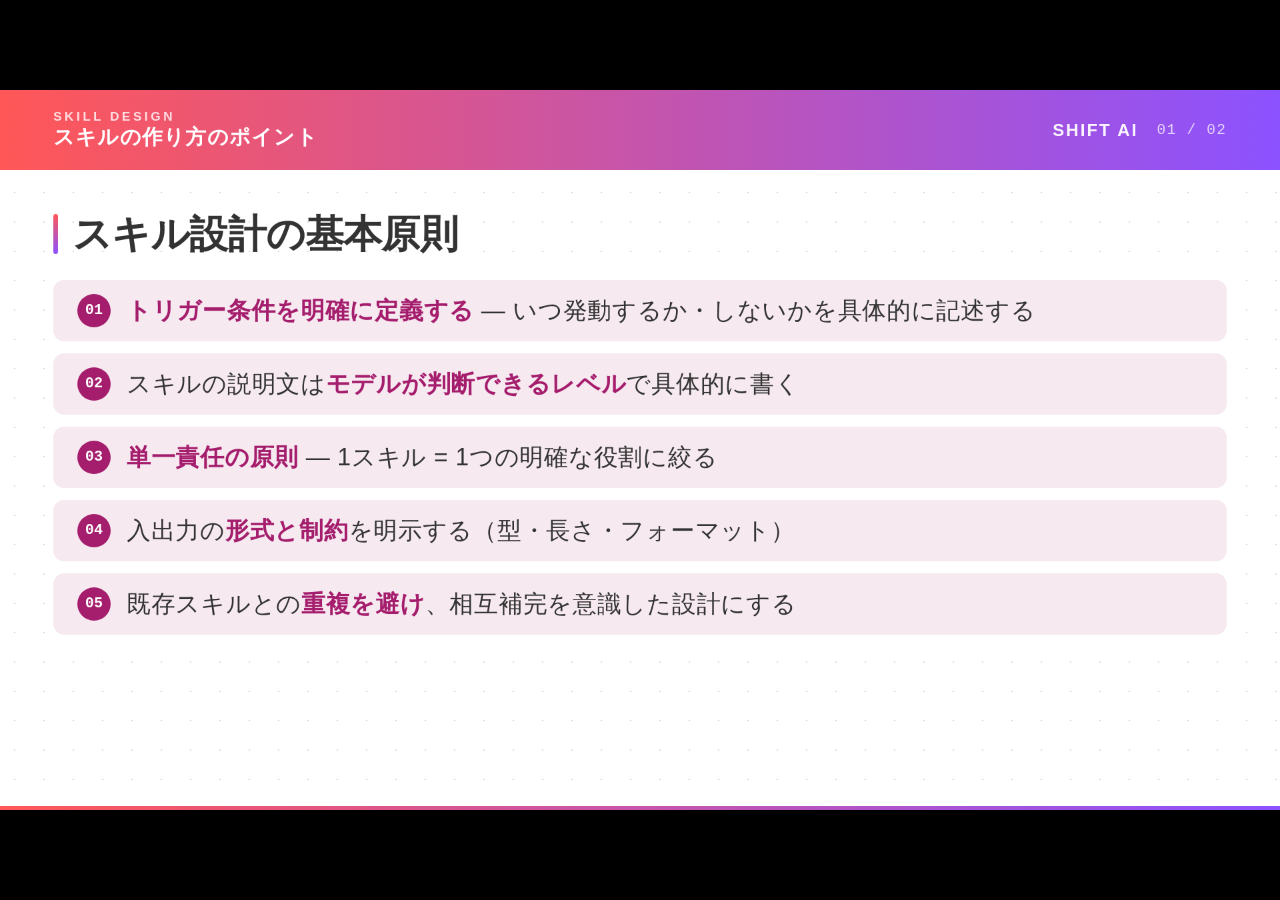
<file: skill-design-points.html>
<!DOCTYPE html>
<html lang="ja">
<head>
<meta charset="UTF-8">
<meta name="viewport" content="width=device-width, initial-scale=1.0">
<title>スキルの作り方のポイント</title>
<style>
/* ── Design tokens (system fonts only — no external CDN) ── */
:root {
  --primary-0:  #A51E6D;
  --primary-9:  #F6E9F0;
  --secondary-0: #039578;
  --neutral-0:  #333333;
  --neutral-1:  #474747;
  --neutral-9:  #EBEBEB;
  --accent-s:   #FF5757;
  --accent-e:   #8C52FF;
  --font-sans:  -apple-system, BlinkMacSystemFont,
                'Hiragino Sans', 'Hiragino Kaku Gothic ProN',
                'Yu Gothic UI', 'Yu Gothic', 'Meiryo', sans-serif;
  --font-mono:  'SF Mono', Menlo, Consolas, 'Courier New', monospace;
  --header-h:   120px;
}

html, body { margin: 0; padding: 0; width: 100%; height: 100%; background: #111; }

/* ── Slide canvas ── */
.slide {
  width: 1920px;
  height: 1080px;
  /* Subtle dot-grid background — no external image */
  background-color: #ffffff;
  background-image: radial-gradient(circle, #e4cedd 1.4px, transparent 1.4px);
  background-size: 44px 44px;
  color: var(--neutral-0);
  font-family: var(--font-sans);
  position: relative;
  overflow: hidden;
  box-sizing: border-box;
}

/* ── Header band ── */
.header-band {
  height: var(--header-h);
  background: linear-gradient(90deg, var(--accent-s) 0%, var(--accent-e) 100%);
  color: #fff;
  display: flex;
  align-items: center;
  justify-content: space-between;
  padding: 0 80px;
  gap: 48px;
}
.header-left { display: flex; flex-direction: column; justify-content: center; min-width: 0; }
.header-eyebrow {
  font-size: 19px;
  font-weight: 700;
  letter-spacing: 0.22em;
  text-transform: uppercase;
  opacity: 0.80;
  margin-bottom: 3px;
  line-height: 1;
}
.header-title {
  font-size: 31px;
  font-weight: 700;
  letter-spacing: 0.04em;
  line-height: 1.2;
  white-space: nowrap;
  overflow: hidden;
  text-overflow: ellipsis;
}
.header-right {
  display: flex;
  align-items: center;
  gap: 28px;
  flex: none;
}
.logo-text {
  font-size: 26px;
  font-weight: 700;
  letter-spacing: 0.10em;
  opacity: 0.94;
}
.pageno {
  font-family: var(--font-mono);
  font-size: 22px;
  font-weight: 500;
  letter-spacing: 0.08em;
  opacity: 0.76;
}

/* ── Body area ── */
.body {
  padding: 60px 80px 52px;
  height: calc(1080px - var(--header-h));
  box-sizing: border-box;
  display: flex;
  flex-direction: column;
}

/* ── Slide title ── */
.slide-title {
  display: flex;
  align-items: center;
  gap: 22px;
  margin: 0 0 32px;
}
.title-bar {
  width: 7px;
  min-height: 60px;
  border-radius: 4px;
  background: linear-gradient(180deg, var(--accent-s) 0%, var(--accent-e) 100%);
  flex: none;
}
.title-text {
  font-size: 58px;
  font-weight: 700;
  line-height: 1.25;
  letter-spacing: -0.01em;
  color: var(--neutral-0);
}

/* ── Bullets ── */
.bullets {
  list-style: none;
  padding: 0;
  margin: 0;
  display: flex;
  flex-direction: column;
  gap: 18px;
  flex: 1;
}
.bullets li {
  display: flex;
  align-items: center;
  gap: 24px;
  padding: 20px 32px;
  background: var(--primary-9);
  border-radius: 16px;
  font-size: 36px;
  font-weight: 500;
  color: var(--neutral-0);
  line-height: 1.45;
  letter-spacing: 0.02em;
  border-left: 4px solid transparent;
  transition: border-color 0.2s;
}
.bullet-num {
  width: 50px;
  height: 50px;
  border-radius: 999px;
  background: var(--primary-0);
  color: #fff;
  display: inline-flex;
  align-items: center;
  justify-content: center;
  font-family: var(--font-mono);
  font-size: 22px;
  font-weight: 700;
  flex: none;
  letter-spacing: 0;
}
.bullets li em {
  font-style: normal;
  font-weight: 700;
  color: var(--primary-0);
}
.bullets li .kw {
  font-weight: 700;
  color: var(--secondary-0);
}

/* ── Bottom accent bar ── */
.bottom-bar {
  position: absolute;
  left: 0; right: 0; bottom: 0;
  height: 6px;
  background: linear-gradient(90deg, var(--accent-s) 0%, var(--accent-e) 100%);
}
</style>
</head>
<body>

<deck-stage width="1920" height="1080">

  <!-- ═══ Slide 1: スキル設計の基本原則 ═══ -->
  <section class="slide" data-label="スキル設計の基本原則">
    <div class="header-band">
      <div class="header-left">
        <span class="header-eyebrow">SKILL DESIGN</span>
        <span class="header-title">スキルの作り方のポイント</span>
      </div>
      <div class="header-right">
        <span class="logo-text">SHIFT AI</span>
        <span class="pageno">01 / 02</span>
      </div>
    </div>

    <div class="body">
      <div class="slide-title">
        <div class="title-bar"></div>
        <span class="title-text">スキル設計の基本原則</span>
      </div>

      <ul class="bullets">
        <li>
          <span class="bullet-num">01</span>
          <span><em>トリガー条件を明確に定義する</em> — いつ発動するか・しないかを具体的に記述する</span>
        </li>
        <li>
          <span class="bullet-num">02</span>
          <span>スキルの説明文は<em>モデルが判断できるレベル</em>で具体的に書く</span>
        </li>
        <li>
          <span class="bullet-num">03</span>
          <span><em>単一責任の原則</em> — 1スキル = 1つの明確な役割に絞る</span>
        </li>
        <li>
          <span class="bullet-num">04</span>
          <span>入出力の<em>形式と制約</em>を明示する（型・長さ・フォーマット）</span>
        </li>
        <li>
          <span class="bullet-num">05</span>
          <span>既存スキルとの<em>重複を避け</em>、相互補完を意識した設計にする</span>
        </li>
      </ul>
    </div>

    <div class="bottom-bar"></div>
  </section>

  <!-- ═══ Slide 2: 実装・テストのポイント ═══ -->
  <section class="slide" data-label="実装・テストのポイント">
    <div class="header-band">
      <div class="header-left">
        <span class="header-eyebrow">IMPLEMENTATION &amp; TEST</span>
        <span class="header-title">スキルの作り方のポイント</span>
      </div>
      <div class="header-right">
        <span class="logo-text">SHIFT AI</span>
        <span class="pageno">02 / 02</span>
      </div>
    </div>

    <div class="body">
      <div class="slide-title">
        <div class="title-bar"></div>
        <span class="title-text">実装・テストのポイント</span>
      </div>

      <ul class="bullets">
        <li>
          <span class="bullet-num">01</span>
          <span><em>Markdown形式</em>で記述し、冒頭にメタデータ（name / description / triggers）を記載する</span>
        </li>
        <li>
          <span class="bullet-num">02</span>
          <span>ツール呼び出し手順は<em>ステップ番号付き</em>で、順序立てて記述する</span>
        </li>
        <li>
          <span class="bullet-num">03</span>
          <span>エッジケース（失敗・境界値）の<em>ハンドリング方針</em>を明記する</span>
        </li>
        <li>
          <span class="bullet-num">04</span>
          <span>eval でゴールデンケース <em>3〜5件</em>を用意して動作を検証する</span>
        </li>
        <li>
          <span class="bullet-num">05</span>
          <span><em>バリアンス分析</em>で安定性を確認してからリリースする</span>
        </li>
      </ul>
    </div>

    <div class="bottom-bar"></div>
  </section>

</deck-stage>

<script>
/* ── deck-stage.js — inlined, no external references ── */
(() => {
  const DESIGN_W_DEFAULT = 1920;
  const DESIGN_H_DEFAULT = 1080;
  const STORAGE_PREFIX = 'deck-stage:slide:';
  const OVERLAY_HIDE_MS = 1800;
  const VALIDATE_ATTR = 'no_overflowing_text,no_overlapping_text,slide_sized_text';

  const pad2 = (n) => String(n).padStart(2, '0');

  const stylesheet = `
    :host {
      position: fixed;
      inset: 0;
      display: block;
      background: #000;
      color: #fff;
      font-family: -apple-system, BlinkMacSystemFont, "Helvetica Neue", Helvetica, Arial, sans-serif;
      overflow: hidden;
    }
    .stage {
      position: absolute;
      inset: 0;
      display: flex;
      align-items: center;
      justify-content: center;
    }
    .canvas {
      position: relative;
      transform-origin: center center;
      flex-shrink: 0;
      background: #fff;
      will-change: transform;
    }
    ::slotted(*) {
      position: absolute !important;
      inset: 0 !important;
      width: 100% !important;
      height: 100% !important;
      box-sizing: border-box !important;
      overflow: hidden;
      opacity: 0;
      pointer-events: none;
      visibility: hidden;
    }
    ::slotted([data-deck-active]) {
      opacity: 1;
      pointer-events: auto;
      visibility: visible;
    }
    .tapzones {
      position: fixed;
      inset: 0;
      display: flex;
      z-index: 2147482000;
      pointer-events: none;
    }
    .tapzone {
      flex: 1;
      pointer-events: auto;
      -webkit-tap-highlight-color: transparent;
    }
    @media (hover: hover) and (pointer: fine) {
      .tapzones { display: none; }
    }
    .overlay {
      position: fixed;
      left: 50%;
      bottom: 22px;
      transform: translate(-50%, 6px) scale(0.92);
      filter: blur(6px);
      display: flex;
      align-items: center;
      gap: 4px;
      padding: 4px;
      background: #000;
      color: #fff;
      border-radius: 999px;
      font-size: 12px;
      font-feature-settings: "tnum" 1;
      letter-spacing: 0.01em;
      opacity: 0;
      pointer-events: none;
      transition: opacity 260ms ease, transform 260ms cubic-bezier(.2,.8,.2,1), filter 260ms ease;
      transform-origin: center bottom;
      z-index: 2147483000;
      user-select: none;
    }
    .overlay[data-visible] {
      opacity: 1;
      pointer-events: auto;
      transform: translate(-50%, 0) scale(1);
      filter: blur(0);
    }
    .btn {
      appearance: none;
      -webkit-appearance: none;
      background: transparent;
      border: 0;
      margin: 0;
      padding: 0;
      color: inherit;
      font: inherit;
      cursor: default;
      display: inline-flex;
      align-items: center;
      justify-content: center;
      height: 28px;
      min-width: 28px;
      border-radius: 999px;
      color: rgba(255,255,255,0.72);
      transition: background 140ms ease, color 140ms ease;
      -webkit-tap-highlight-color: transparent;
    }
    .btn:hover { background: rgba(255,255,255,0.12); color: #fff; }
    .btn:active { background: rgba(255,255,255,0.18); }
    .btn:focus, .btn:focus-visible { outline: none; }
    .btn svg { width: 14px; height: 14px; display: block; }
    .btn.reset {
      font-size: 11px;
      font-weight: 500;
      letter-spacing: 0.02em;
      padding: 0 10px 0 12px;
      gap: 6px;
      color: rgba(255,255,255,0.72);
    }
    .btn.reset .kbd {
      display: inline-flex;
      align-items: center;
      justify-content: center;
      min-width: 16px;
      height: 16px;
      padding: 0 4px;
      font-family: ui-monospace, "SF Mono", Menlo, Consolas, monospace;
      font-size: 10px;
      line-height: 1;
      color: rgba(255,255,255,0.88);
      background: rgba(255,255,255,0.12);
      border-radius: 4px;
    }
    .count {
      font-variant-numeric: tabular-nums;
      color: #fff;
      font-weight: 500;
      padding: 0 8px;
      min-width: 42px;
      text-align: center;
      font-size: 12px;
    }
    .count .sep { color: rgba(255,255,255,0.45); margin: 0 3px; font-weight: 400; }
    .count .total { color: rgba(255,255,255,0.55); }
    .divider {
      width: 1px;
      height: 14px;
      background: rgba(255,255,255,0.18);
      margin: 0 2px;
    }
    @media print {
      :host { position: static; inset: auto; background: none; overflow: visible; color: inherit; }
      .stage { position: static; display: block; }
      .canvas { transform: none !important; width: auto !important; height: auto !important; background: none; will-change: auto; }
      ::slotted(*) {
        position: relative !important;
        inset: auto !important;
        width: var(--deck-design-w) !important;
        height: var(--deck-design-h) !important;
        box-sizing: border-box !important;
        opacity: 1 !important;
        visibility: visible !important;
        pointer-events: auto;
        break-after: page;
        page-break-after: always;
        break-inside: avoid;
        overflow: hidden;
      }
      ::slotted(*:last-child) { break-after: auto; page-break-after: auto; }
      .overlay, .tapzones { display: none !important; }
    }
  `;

  class DeckStage extends HTMLElement {
    static get observedAttributes() { return ['width', 'height', 'noscale']; }

    constructor() {
      super();
      this._root = this.attachShadow({ mode: 'open' });
      this._index = 0;
      this._slides = [];
      this._notes = [];
      this._hideTimer = null;
      this._mouseIdleTimer = null;
      this._storageKey = STORAGE_PREFIX + (location.pathname || '/');
      this._onKey = this._onKey.bind(this);
      this._onResize = this._onResize.bind(this);
      this._onSlotChange = this._onSlotChange.bind(this);
      this._onMouseMove = this._onMouseMove.bind(this);
      this._onTapBack = this._onTapBack.bind(this);
      this._onTapForward = this._onTapForward.bind(this);
    }

    get designWidth()  { return parseInt(this.getAttribute('width'),  10) || DESIGN_W_DEFAULT; }
    get designHeight() { return parseInt(this.getAttribute('height'), 10) || DESIGN_H_DEFAULT; }

    connectedCallback() {
      this._render();
      this._loadNotes();
      this._syncPrintPageRule();
      window.addEventListener('keydown', this._onKey);
      window.addEventListener('resize', this._onResize);
      window.addEventListener('mousemove', this._onMouseMove, { passive: true });
    }

    disconnectedCallback() {
      window.removeEventListener('keydown', this._onKey);
      window.removeEventListener('resize', this._onResize);
      window.removeEventListener('mousemove', this._onMouseMove);
      if (this._hideTimer)      clearTimeout(this._hideTimer);
      if (this._mouseIdleTimer) clearTimeout(this._mouseIdleTimer);
    }

    attributeChangedCallback() {
      if (this._canvas) {
        this._canvas.style.width  = this.designWidth  + 'px';
        this._canvas.style.height = this.designHeight + 'px';
        this._canvas.style.setProperty('--deck-design-w', this.designWidth  + 'px');
        this._canvas.style.setProperty('--deck-design-h', this.designHeight + 'px');
        this._fit();
        this._syncPrintPageRule();
      }
    }

    _render() {
      const style = document.createElement('style');
      style.textContent = stylesheet;

      const stage = document.createElement('div');
      stage.className = 'stage';

      const canvas = document.createElement('div');
      canvas.className = 'canvas';
      canvas.style.width  = this.designWidth  + 'px';
      canvas.style.height = this.designHeight + 'px';
      canvas.style.setProperty('--deck-design-w', this.designWidth  + 'px');
      canvas.style.setProperty('--deck-design-h', this.designHeight + 'px');

      const slot = document.createElement('slot');
      slot.addEventListener('slotchange', this._onSlotChange);
      canvas.appendChild(slot);
      stage.appendChild(canvas);

      const tapzones = document.createElement('div');
      tapzones.className = 'tapzones';
      tapzones.setAttribute('aria-hidden', 'true');
      const tzBack = document.createElement('div');  tzBack.className = 'tapzone tapzone--back';
      const tzMid  = document.createElement('div');  tzMid.className  = 'tapzone tapzone--mid';  tzMid.style.pointerEvents = 'none';
      const tzFwd  = document.createElement('div');  tzFwd.className  = 'tapzone tapzone--fwd';
      tzBack.addEventListener('click', this._onTapBack);
      tzFwd.addEventListener('click',  this._onTapForward);
      tapzones.append(tzBack, tzMid, tzFwd);

      const overlay = document.createElement('div');
      overlay.className = 'overlay';
      overlay.setAttribute('role', 'toolbar');
      overlay.setAttribute('aria-label', 'Deck controls');
      overlay.innerHTML = `
        <button class="btn prev" type="button" aria-label="Previous slide" title="Previous (←)">
          <svg viewBox="0 0 16 16" fill="none" stroke="currentColor" stroke-width="1.8" stroke-linecap="round" stroke-linejoin="round" aria-hidden="true"><path d="M10 3L5 8l5 5"/></svg>
        </button>
        <span class="count" aria-live="polite"><span class="current">1</span><span class="sep">/</span><span class="total">1</span></span>
        <button class="btn next" type="button" aria-label="Next slide" title="Next (→)">
          <svg viewBox="0 0 16 16" fill="none" stroke="currentColor" stroke-width="1.8" stroke-linecap="round" stroke-linejoin="round" aria-hidden="true"><path d="M6 3l5 5-5 5"/></svg>
        </button>
        <span class="divider"></span>
        <button class="btn reset" type="button" aria-label="Reset to first slide" title="Reset (R)">Reset<span class="kbd">R</span></button>
      `;
      overlay.querySelector('.prev').addEventListener('click',  () => this._go(this._index - 1, 'click'));
      overlay.querySelector('.next').addEventListener('click',  () => this._go(this._index + 1, 'click'));
      overlay.querySelector('.reset').addEventListener('click', () => this._go(0, 'click'));

      this._root.append(style, stage, tapzones, overlay);
      this._canvas   = canvas;
      this._slot     = slot;
      this._overlay  = overlay;
      this._countEl  = overlay.querySelector('.current');
      this._totalEl  = overlay.querySelector('.total');
    }

    _syncPrintPageRule() {
      const id = 'deck-stage-print-page';
      let tag = document.getElementById(id);
      if (!tag) { tag = document.createElement('style'); tag.id = id; document.head.appendChild(tag); }
      tag.textContent =
        '@page { size: ' + this.designWidth + 'px ' + this.designHeight + 'px; margin: 0; } ' +
        '@media print { html, body { margin: 0 !important; padding: 0 !important; background: none !important; overflow: visible !important; height: auto !important; } ' +
        '* { -webkit-print-color-adjust: exact; print-color-adjust: exact; } }';
    }

    _onSlotChange() {
      this._collectSlides();
      this._restoreIndex();
      this._applyIndex({ showOverlay: false, broadcast: true, reason: 'init' });
      this._fit();
    }

    _collectSlides() {
      const assigned = this._slot.assignedElements({ flatten: true });
      this._slides = assigned.filter((el) => {
        const tag = el.tagName;
        return tag !== 'TEMPLATE' && tag !== 'SCRIPT' && tag !== 'STYLE';
      });
      this._slides.forEach((slide, i) => {
        const n = i + 1;
        let label = slide.getAttribute('data-label');
        if (!label) {
          const existing = slide.getAttribute('data-screen-label');
          if (existing) label = existing.replace(/^\s*\d+\s*/, '').trim() || existing;
        }
        if (!label) {
          const h = slide.querySelector('h1, h2, h3, [data-title]');
          if (h) label = (h.textContent || '').trim().slice(0, 40);
        }
        if (!label) label = 'Slide';
        slide.setAttribute('data-screen-label', `${pad2(n)} ${label}`);
        if (!slide.hasAttribute('data-om-validate')) slide.setAttribute('data-om-validate', VALIDATE_ATTR);
        slide.setAttribute('data-deck-slide', String(i));
      });
      if (this._totalEl) this._totalEl.textContent = String(this._slides.length || 1);
      if (this._index >= this._slides.length) this._index = Math.max(0, this._slides.length - 1);
    }

    _loadNotes() {
      const tag = document.getElementById('speaker-notes');
      if (!tag) { this._notes = []; return; }
      try {
        const parsed = JSON.parse(tag.textContent || '[]');
        if (Array.isArray(parsed)) this._notes = parsed;
      } catch (e) { console.warn('[deck-stage] Failed to parse #speaker-notes JSON:', e); this._notes = []; }
    }

    _restoreIndex() {
      try {
        const raw = localStorage.getItem(this._storageKey);
        if (raw != null) {
          const n = parseInt(raw, 10);
          if (Number.isFinite(n) && n >= 0 && n < this._slides.length) this._index = n;
        }
      } catch (e) { /* ignore */ }
    }

    _persistIndex() {
      try { localStorage.setItem(this._storageKey, String(this._index)); }
      catch (e) { /* ignore */ }
    }

    _applyIndex({ showOverlay = true, broadcast = true, reason = 'init' } = {}) {
      if (!this._slides.length) return;
      const prev = this._prevIndex == null ? -1 : this._prevIndex;
      const curr = this._index;
      this._slides.forEach((s, i) => {
        if (i === curr) s.setAttribute('data-deck-active', '');
        else s.removeAttribute('data-deck-active');
      });
      if (this._countEl) this._countEl.textContent = String(curr + 1);
      this._persistIndex();
      if (broadcast) {
        try { window.postMessage({ slideIndexChanged: curr }, '*'); } catch (e) {}
        this.dispatchEvent(new CustomEvent('slidechange', {
          detail: {
            index: curr, previousIndex: prev, total: this._slides.length,
            slide: this._slides[curr] || null,
            previousSlide: prev >= 0 ? (this._slides[prev] || null) : null,
            reason,
          },
          bubbles: true, composed: true,
        }));
      }
      this._prevIndex = curr;
      if (showOverlay) this._flashOverlay();
    }

    _flashOverlay() {
      if (!this._overlay) return;
      this._overlay.setAttribute('data-visible', '');
      if (this._hideTimer) clearTimeout(this._hideTimer);
      this._hideTimer = setTimeout(() => this._overlay.removeAttribute('data-visible'), OVERLAY_HIDE_MS);
    }

    _fit() {
      if (!this._canvas) return;
      if (this.hasAttribute('noscale')) { this._canvas.style.transform = 'none'; return; }
      const s = Math.min(window.innerWidth / this.designWidth, window.innerHeight / this.designHeight);
      this._canvas.style.transform = `scale(${s})`;
    }

    _onResize()    { this._fit(); }
    _onMouseMove() { this._flashOverlay(); }
    _onTapBack(e)  { e.preventDefault(); this._go(this._index - 1, 'tap'); }
    _onTapForward(e) { e.preventDefault(); this._go(this._index + 1, 'tap'); }

    _onKey(e) {
      const t = e.target;
      if (t && (t.isContentEditable || /^(INPUT|TEXTAREA|SELECT)$/.test(t.tagName))) return;
      if (e.metaKey || e.ctrlKey || e.altKey) return;
      const key = e.key;
      let handled = true;
      if      (key === 'ArrowRight' || key === 'PageDown' || key === ' ' || key === 'Spacebar') this._go(this._index + 1, 'keyboard');
      else if (key === 'ArrowLeft'  || key === 'PageUp')   this._go(this._index - 1, 'keyboard');
      else if (key === 'Home')                             this._go(0, 'keyboard');
      else if (key === 'End')                              this._go(this._slides.length - 1, 'keyboard');
      else if (key === 'r' || key === 'R')                 this._go(0, 'keyboard');
      else if (/^[0-9]$/.test(key)) {
        const n = key === '0' ? 9 : parseInt(key, 10) - 1;
        if (n < this._slides.length) this._go(n, 'keyboard');
      } else { handled = false; }
      if (handled) { e.preventDefault(); this._flashOverlay(); }
    }

    _go(i, reason = 'api') {
      if (!this._slides.length) return;
      const clamped = Math.max(0, Math.min(this._slides.length - 1, i));
      if (clamped === this._index) { this._flashOverlay(); return; }
      this._index = clamped;
      this._applyIndex({ showOverlay: true, broadcast: true, reason });
    }

    get index()  { return this._index; }
    get length() { return this._slides.length; }
    goTo(i) { this._go(i, 'api'); }
    next()  { this._go(this._index + 1, 'api'); }
    prev()  { this._go(this._index - 1, 'api'); }
    reset() { this._go(0, 'api'); }
  }

  if (!customElements.get('deck-stage')) customElements.define('deck-stage', DeckStage);
})();
</script>
</body>
</html>
</file>
<file: css/style.css>
/* ===================================
   CSS Variables & Reset
=================================== */
:root {
  --primary: #ed6c00;
  --primary-dark: #c45a00;
  --primary-light: #f5a050;
  --accent: #ed6c00;
  --accent-green: #62d847;
  --accent-green-dark: #4ab835;
  --bg: #f7f7f7;
  --bg-white: #ffffff;
  --bg-light: #fdfdfd;
  --text: #333333;
  --text-light: #555555;
  --text-muted: #999999;
  --border: #dedede;
  --border-light: #efefef;
  --radius: 8px;
  --radius-lg: 16px;
  --radius-pill: 40px;
  --shadow: 0 4px 20px rgba(0,0,0,0.08);
  --shadow-hover: 0 8px 36px rgba(0,0,0,0.14);
  --transition: 0.25s ease;
  --font: "Helvetica Neue", Arial, "Hiragino Kaku Gothic ProN", "Hiragino Sans", Meiryo, sans-serif;
  --max-w: 1200px;
}

*, *::before, *::after {
  box-sizing: border-box;
  margin: 0;
  padding: 0;
}

html {
  scroll-behavior: smooth;
  font-size: 16px;
}

body {
  font-family: var(--font);
  color: var(--text);
  background: var(--bg-white);
  line-height: 1.7;
  overflow-x: hidden;
}

img { max-width: 100%; height: auto; display: block; }
a { color: inherit; text-decoration: none; transition: opacity var(--transition); }
a:hover { opacity: 0.8; }
ul { list-style: none; }

/* ===================================
   Typography
=================================== */
.section-title {
  font-size: clamp(1.5rem, 4vw, 2.1rem);
  font-weight: 700;
  color: var(--text);
  letter-spacing: 0.04em;
  line-height: 1.35;
}

.section-title-en {
  display: block;
  font-size: 0.7rem;
  font-weight: 700;
  letter-spacing: 0.25em;
  color: var(--primary);
  text-transform: uppercase;
  margin-bottom: 10px;
}

.section-lead {
  font-size: 1rem;
  color: var(--text-light);
  margin-top: 14px;
  line-height: 1.9;
}

/* ===================================
   Layout Utilities
=================================== */
.container {
  max-width: var(--max-w);
  margin: 0 auto;
  padding: 0 32px;
}

.section { padding: 80px 0; }

.section-header {
  text-align: center;
  margin-bottom: 56px;
}

.section-header .divider {
  width: 40px;
  height: 3px;
  background: var(--primary);
  margin: 18px auto 0;
  border-radius: 2px;
}

/* Buttons */
.btn {
  display: inline-flex;
  align-items: center;
  justify-content: center;
  gap: 8px;
  padding: 14px 36px;
  border-radius: var(--radius-pill);
  font-size: 0.95rem;
  font-weight: 700;
  letter-spacing: 0.04em;
  cursor: pointer;
  border: none;
  transition: all var(--transition);
  font-family: var(--font);
}

.btn-primary {
  background: var(--primary);
  color: #fff;
}

.btn-primary:hover {
  background: var(--primary-dark);
  transform: translateY(-2px);
  box-shadow: 0 6px 20px rgba(237,108,0,0.4);
  opacity: 1;
}

.btn-accent {
  background: var(--accent);
  color: #fff;
}

.btn-accent:hover {
  background: #ed6c00;
  transform: translateY(-2px);
  box-shadow: 0 6px 20px rgba(237,108,0,0.4);
  opacity: 1;
}

.btn-green {
  background: var(--accent-green);
  color: #fff;
}

.btn-green:hover {
  background: var(--accent-green-dark);
  transform: translateY(-2px);
  box-shadow: 0 6px 20px rgba(98,216,71,0.4);
  opacity: 1;
}

.btn-outline {
  background: transparent;
  color: var(--primary);
  border: 2px solid var(--primary);
}

.btn-outline:hover {
  background: var(--primary);
  color: #fff;
  opacity: 1;
}

.btn-white {
  background: #fff;
  color: var(--primary);
  font-weight: 700;
}

.btn-white:hover {
  background: #fef3e8;
  opacity: 1;
  transform: translateY(-2px);
}

.btn-sm {
  padding: 10px 24px;
  font-size: 0.85rem;
}

.btn-lg {
  padding: 18px 48px;
  font-size: 1.05rem;
}

/* Arrow chevron */
.btn .chevron {
  display: inline-block;
  width: 7px;
  height: 7px;
  border-top: 2px solid currentColor;
  border-right: 2px solid currentColor;
  transform: rotate(45deg);
  margin-left: 2px;
  transition: transform var(--transition);
}

.btn:hover .chevron {
  transform: rotate(45deg) translate(2px, -2px);
}

/* ===================================
   Header / Navigation
=================================== */
#header {
  position: fixed;
  top: 0;
  left: 0;
  right: 0;
  z-index: 1000;
  background: rgba(253,253,253,0.96);
  backdrop-filter: blur(8px);
  -webkit-backdrop-filter: blur(8px);
  border-bottom: 1px solid var(--border-light);
  transition: box-shadow var(--transition);
}

#header.scrolled {
  box-shadow: 0 2px 16px rgba(0,0,0,0.1);
}

.header-inner {
  display: flex;
  align-items: center;
  justify-content: space-between;
  height: 70px;
  padding: 0 32px;
  max-width: var(--max-w);
  margin: 0 auto;
}

.logo {
  display: flex;
  flex-direction: column;
  line-height: 1.2;
  gap: 2px;
}

.logo-main {
  font-size: 1.3rem;
  font-weight: 800;
  color: var(--primary);
  letter-spacing: 0.03em;
}

.logo-sub {
  font-size: 0.62rem;
  color: var(--text-muted);
  letter-spacing: 0.18em;
  text-transform: uppercase;
}

.nav-list {
  display: flex;
  align-items: center;
  gap: 28px;
}

.nav-list a {
  font-size: 0.88rem;
  font-weight: 500;
  color: var(--text);
  position: relative;
  padding-bottom: 4px;
  white-space: nowrap;
}

.nav-list a::after {
  content: '';
  position: absolute;
  bottom: 0;
  left: 0;
  width: 0;
  height: 2px;
  background: var(--primary);
  transition: width var(--transition);
}

.nav-list a:hover::after,
.nav-list a.active::after {
  width: 100%;
}

.nav-list a:hover { opacity: 1; color: var(--primary-dark); }

.nav-contact-btn {
  background: var(--accent) !important;
  color: #fff !important;
  padding: 8px 20px;
  border-radius: var(--radius-pill);
  font-weight: 700 !important;
  font-size: 0.82rem !important;
}

.nav-contact-btn::after { display: none !important; }
.nav-contact-btn:hover { background: #c45a00 !important; opacity: 1 !important; }

/* Hamburger */
.hamburger {
  display: none;
  flex-direction: column;
  gap: 5px;
  cursor: pointer;
  padding: 4px;
  background: none;
  border: none;
}

.hamburger span {
  display: block;
  width: 24px;
  height: 2px;
  background: var(--primary);
  transition: all var(--transition);
  border-radius: 2px;
}

.hamburger.active span:nth-child(1) { transform: rotate(45deg) translate(5px, 5px); }
.hamburger.active span:nth-child(2) { opacity: 0; }
.hamburger.active span:nth-child(3) { transform: rotate(-45deg) translate(5px, -5px); }

/* Mobile Menu */
.mobile-menu {
  display: none;
  position: fixed;
  top: 70px;
  left: 0;
  right: 0;
  background: rgba(253,253,253,0.98);
  backdrop-filter: blur(8px);
  padding: 16px 24px 24px;
  border-bottom: 1px solid var(--border);
  z-index: 999;
}

.mobile-menu.open { display: block; }

.mobile-menu ul { display: flex; flex-direction: column; }

.mobile-menu a {
  display: block;
  padding: 14px 0;
  font-size: 0.95rem;
  font-weight: 500;
  color: var(--text);
  border-bottom: 1px solid var(--border-light);
}

/* Fixed side banner (desktop only) */
.side-banner {
  position: fixed;
  right: 0;
  top: 50%;
  transform: translateY(-50%);
  z-index: 500;
  display: flex;
  flex-direction: column;
  gap: 0;
}

.side-banner-item {
  writing-mode: vertical-rl;
  background: var(--primary);
  color: #fff;
  font-size: 0.72rem;
  font-weight: 700;
  letter-spacing: 0.15em;
  padding: 16px 10px;
  cursor: pointer;
  transition: background var(--transition);
  white-space: nowrap;
}

.side-banner-item:nth-child(2) { background: var(--accent-green); }
.side-banner-item:nth-child(3) { background: #333; }

.side-banner-item:hover { opacity: 0.85; }

/* ===================================
   Hero (Static)
=================================== */
#hero {
  position: relative;
  height: calc(100vh - 70px);
  min-height: 520px;
  max-height: 820px;
  overflow: hidden;
  margin-top: 70px;
}

.hero-bg {
  position: absolute;
  inset: 0;
}

.hero-bg img.hero-img {
  position: absolute;
  top: 0;
  left: 0;
  width: 100%;
  height: 100%;
  object-fit: cover;
  object-position: center 40%;
  display: block;
}

.hero-bg img.hero-img-1 {
  animation: heroFade1 16s infinite;
}

.hero-bg img.hero-img-2 {
  opacity: 0;
  animation: heroFade2 16s infinite;
}

@keyframes heroFade1 {
  0%, 35% { opacity: 1; }
  45%, 85% { opacity: 0; }
  95%, 100% { opacity: 1; }
}

@keyframes heroFade2 {
  0%, 35% { opacity: 0; }
  45%, 85% { opacity: 1; }
  95%, 100% { opacity: 0; }
}

.hero-overlay {
  position: absolute;
  inset: 0;
  background: linear-gradient(
    to right,
    rgba(0,0,0,0.62) 0%,
    rgba(0,0,0,0.35) 55%,
    rgba(0,0,0,0.1) 100%
  );
}

.hero-content {
  position: absolute;
  inset: 0;
  display: flex;
  align-items: center;
  padding: 0 8%;
}

.hero-text {
  color: #fff;
  max-width: 580px;
  position: absolute;
}

.hero-text-1 {
  animation: heroText1 16s infinite;
}

.hero-text-2 {
  opacity: 0;
  animation: heroText2 16s infinite;
}

@keyframes heroText1 {
  0%, 35%   { opacity: 1; }
  45%, 85%  { opacity: 0; }
  95%, 100% { opacity: 1; }
}

@keyframes heroText2 {
  0%, 35%   { opacity: 0; }
  45%, 85%  { opacity: 1; }
  95%, 100% { opacity: 0; }
}

.hero-label {
  display: inline-block;
  font-size: 0.72rem;
  font-weight: 700;
  letter-spacing: 0.2em;
  color: rgba(255,255,255,0.8);
  border: 1px solid rgba(255,255,255,0.45);
  padding: 5px 14px;
  border-radius: var(--radius-pill);
  margin-bottom: 24px;
}

.hero-title {
  font-size: clamp(2rem, 5vw, 3.6rem);
  font-weight: 900;
  line-height: 1.2;
  margin-bottom: 20px;
  text-shadow: 0 2px 16px rgba(0,0,0,0.3);
  letter-spacing: 0.03em;
}

.hero-desc {
  font-size: clamp(0.88rem, 1.8vw, 1.05rem);
  line-height: 1.9;
  margin-bottom: 32px;
  opacity: 0.9;
}

.hero-btns {
  display: flex;
  gap: 14px;
  flex-wrap: wrap;
}

.btn-line-hero {
  background: #06C755;
  color: #fff;
  border: none;
}

.btn-line-hero:hover {
  background: #05b34c;
  transform: translateY(-2px);
  box-shadow: 0 6px 20px rgba(6,199,85,0.4);
  opacity: 1;
}

/* ===================================
   News Ticker (below hero)
=================================== */
.news-ticker {
  background: var(--primary);
  color: #fff;
  padding: 0;
  overflow: hidden;
}

.news-ticker-inner {
  display: flex;
  align-items: stretch;
  height: 48px;
}

.news-ticker-label {
  background: var(--primary-dark);
  padding: 0 24px;
  display: flex;
  align-items: center;
  font-size: 0.78rem;
  font-weight: 700;
  letter-spacing: 0.1em;
  white-space: nowrap;
  flex-shrink: 0;
}

.news-ticker-track {
  display: flex;
  align-items: center;
  padding: 0 24px;
  overflow: hidden;
  position: relative;
  flex: 1;
}

.news-ticker-text {
  font-size: 0.85rem;
  white-space: nowrap;
  animation: ticker 30s linear infinite;
}

@keyframes ticker {
  from { transform: translateX(100%); }
  to { transform: translateX(-100%); }
}

/* ===================================
   Campaign Section
=================================== */
#campaign {
  background: var(--bg-white);
  padding: 80px 0;
}

.campaign-grid {
  display: grid;
  grid-template-columns: repeat(3, 1fr);
  gap: 24px;
}

.campaign-card {
  position: relative;
  border-radius: var(--radius-lg);
  overflow: hidden;
  box-shadow: var(--shadow);
  transition: all var(--transition);
  display: flex;
  flex-direction: column;
  min-height: 300px;
}

.campaign-card:hover {
  transform: translateY(-6px);
  box-shadow: var(--shadow-hover);
}

.campaign-card.featured {
  grid-column: 1 / -1;
  flex-direction: row;
  min-height: 340px;
}

.campaign-card-image {
  flex: 1;
  min-height: 200px;
  display: flex;
  align-items: center;
  justify-content: center;
  font-size: 5rem;
  position: relative;
  overflow: hidden;
}

.campaign-card.featured .campaign-card-image {
  min-height: 340px;
  flex: 1.2;
}

.campaign-bg-1 { background: linear-gradient(135deg, #ed6c00, #f5a050, #c45a00); }
.campaign-bg-2 { background: linear-gradient(135deg, #f08030, #ed6c00); }
.campaign-bg-3 { background: linear-gradient(135deg, #ed6c00, #62d847); }

.campaign-image-overlay {
  position: absolute;
  inset: 0;
  background: rgba(0,0,0,0.12);
}

.campaign-card-body {
  background: var(--bg-white);
  padding: 28px;
  display: flex;
  flex-direction: column;
  justify-content: space-between;
  flex: 1;
}

.campaign-card.featured .campaign-card-body {
  flex: 0.8;
  padding: 40px 36px;
  justify-content: center;
  gap: 16px;
}

.campaign-badge {
  display: inline-block;
  background: var(--primary);
  color: #fff;
  font-size: 0.68rem;
  font-weight: 700;
  letter-spacing: 0.12em;
  padding: 4px 12px;
  border-radius: var(--radius-pill);
  margin-bottom: 10px;
  text-transform: uppercase;
}

.campaign-badge.green { background: var(--accent-green); }
.campaign-badge.blue { background: var(--accent); }

.campaign-card-title {
  font-size: 1.1rem;
  font-weight: 700;
  color: var(--text);
  line-height: 1.4;
  margin-bottom: 8px;
}

.campaign-card.featured .campaign-card-title { font-size: 1.6rem; }

.campaign-card-desc {
  font-size: 0.85rem;
  color: var(--text-light);
  line-height: 1.7;
  flex: 1;
  margin-bottom: 16px;
}

.campaign-period {
  font-size: 0.78rem;
  color: var(--text-muted);
  display: flex;
  align-items: center;
  gap: 6px;
}

.campaign-period::before {
  content: '📅';
  font-size: 0.85rem;
}

/* ===================================
   Philosophy / Concept Section
=================================== */
#philosophy {
  background: var(--bg);
  padding: 90px 0;
}

.philosophy-inner {
  display: grid;
  grid-template-columns: 1fr;
  gap: 48px;
  max-width: 760px;
  margin: 0 auto;
  align-items: center;
}

.philosophy-label {
  font-size: 0.72rem;
  font-weight: 700;
  letter-spacing: 0.25em;
  color: var(--primary);
  text-transform: uppercase;
  margin-bottom: 12px;
  display: flex;
  align-items: center;
  gap: 8px;
}

.philosophy-label::before {
  content: '';
  display: inline-block;
  width: 32px;
  height: 2px;
  background: var(--primary);
  border-radius: 2px;
}

.philosophy-lead {
  font-size: clamp(1.4rem, 3vw, 2rem);
  font-weight: 800;
  line-height: 1.5;
  color: var(--text);
  margin: 20px 0 24px;
}

.philosophy-lead em {
  color: var(--primary);
  font-style: normal;
}

.philosophy-text {
  font-size: 0.95rem;
  line-height: 2;
  color: var(--text-light);
  margin-bottom: 14px;
}

.philosophy-values {
  display: grid;
  grid-template-columns: repeat(3, 1fr);
  gap: 16px;
  margin-top: 40px;
}

.value-item {
  background: var(--bg-white);
  border: 1.5px solid var(--border-light);
  border-radius: var(--radius-lg);
  padding: 24px 16px;
  text-align: center;
  transition: all var(--transition);
  box-shadow: var(--shadow);
}

.value-item:hover {
  border-color: var(--primary);
  transform: translateY(-4px);
  box-shadow: var(--shadow-hover);
}

.value-icon { font-size: 2rem; margin-bottom: 10px; }
.value-label { font-size: 0.82rem; font-weight: 700; color: var(--primary); margin-bottom: 6px; }
.value-desc { font-size: 0.78rem; color: var(--text-muted); line-height: 1.6; }

.philosophy-image-box {
  position: relative;
}

.philosophy-image-main {
  width: 100%;
  height: 460px;
  background: linear-gradient(135deg, #ed6c00 0%, #f5a050 50%, #62d847 100%);
  border-radius: var(--radius-lg);
  display: flex;
  align-items: center;
  justify-content: center;
  font-size: 7rem;
  box-shadow: var(--shadow-hover);
  position: relative;
  overflow: hidden;
}

.philosophy-image-main::after {
  content: '';
  position: absolute;
  inset: 0;
  background: url("data:image/svg+xml,%3Csvg width='40' height='40' viewBox='0 0 40 40' xmlns='http://www.w3.org/2000/svg'%3E%3Cg fill='%23ffffff' fill-opacity='0.06'%3E%3Ccircle cx='20' cy='20' r='3'/%3E%3C/g%3E%3C/svg%3E");
}

.philosophy-stat-card {
  position: absolute;
  background: var(--bg-white);
  border-radius: var(--radius);
  padding: 16px 20px;
  box-shadow: var(--shadow-hover);
  text-align: center;
  min-width: 120px;
}

.philosophy-stat-card.s1 { bottom: -16px; left: -20px; }
.philosophy-stat-card.s2 { top: -16px; right: -16px; }

.stat-number { font-size: 1.8rem; font-weight: 800; color: var(--primary); line-height: 1; }
.stat-unit { font-size: 0.85rem; font-weight: 700; color: var(--primary); }
.stat-label { font-size: 0.7rem; color: var(--text-muted); margin-top: 4px; }

/* ===================================
   Store / Access Section
=================================== */
#store {
  background: var(--bg-white);
  padding: 80px 0;
}

.store-grid {
  display: grid;
  grid-template-columns: 1fr 1fr;
  gap: 32px;
  align-items: start;
}

.store-card {
  background: var(--bg-white);
  border-radius: var(--radius-lg);
  overflow: hidden;
  box-shadow: var(--shadow);
  border: 1px solid var(--border-light);
}

.store-card-header {
  background: var(--primary);
  color: #fff;
  padding: 24px 28px;
}

.store-card-name {
  font-size: 1.15rem;
  font-weight: 700;
  margin-bottom: 4px;
}

.store-card-address {
  font-size: 0.82rem;
  opacity: 0.8;
}

.store-card-body { padding: 28px; }

.info-table {
  width: 100%;
  border-collapse: collapse;
}

.info-table tr { border-bottom: 1px solid var(--border-light); }
.info-table tr:last-child { border-bottom: none; }

.info-table th {
  width: 100px;
  padding: 12px 0;
  font-size: 0.82rem;
  color: var(--text-muted);
  font-weight: 500;
  text-align: left;
  vertical-align: top;
  padding-right: 12px;
}

.info-table td {
  padding: 12px 0;
  font-size: 0.88rem;
  color: var(--text);
  line-height: 1.6;
}

.badge-status {
  display: inline-block;
  font-size: 0.68rem;
  font-weight: 700;
  padding: 2px 9px;
  border-radius: var(--radius-pill);
  margin-left: 8px;
}

.badge-open { background: #e8f5e9; color: #2e7d32; }
.badge-closed { background: #fce4ec; color: #c62828; }

.map-box {
  background: linear-gradient(135deg, #fef3e8 0%, #f5d5b0 100%);
  border-radius: var(--radius-lg);
  overflow: hidden;
  min-height: 380px;
  display: flex;
  flex-direction: column;
  align-items: center;
  justify-content: center;
  gap: 12px;
  color: var(--primary);
  box-shadow: var(--shadow);
  border: 1px solid var(--border-light);
  position: relative;
}

.map-box-icon { font-size: 3.5rem; }
.map-box-text { font-size: 1rem; font-weight: 700; }
.map-box-sub { font-size: 0.82rem; color: var(--text-muted); text-align: center; line-height: 1.6; }

.map-btn {
  margin-top: 8px;
}

/* ===================================
   Recruit (TOP) Banner
=================================== */
#recruit-top {
  background: var(--primary);
  color: #fff;
  padding: 80px 0;
  position: relative;
  overflow: hidden;
}

#recruit-top::before {
  content: '';
  position: absolute;
  top: -100px;
  right: -100px;
  width: 500px;
  height: 500px;
  border-radius: 50%;
  background: rgba(255,255,255,0.05);
  pointer-events: none;
}

#recruit-top::after {
  content: '';
  position: absolute;
  bottom: -80px;
  left: 30%;
  width: 300px;
  height: 300px;
  border-radius: 50%;
  background: rgba(98,216,71,0.1);
  pointer-events: none;
}

.recruit-top-inner {
  display: grid;
  grid-template-columns: 1fr auto;
  gap: 48px;
  align-items: center;
}

.recruit-top-label {
  font-size: 0.72rem;
  font-weight: 700;
  letter-spacing: 0.25em;
  color: rgba(255,255,255,0.65);
  text-transform: uppercase;
  margin-bottom: 14px;
}

.recruit-top-title {
  font-size: clamp(1.6rem, 3.5vw, 2.4rem);
  font-weight: 800;
  line-height: 1.3;
  margin-bottom: 20px;
}

.recruit-top-desc {
  font-size: 0.95rem;
  line-height: 1.9;
  color: rgba(255,255,255,0.85);
  margin-bottom: 28px;
  max-width: 520px;
}

.recruit-tags {
  display: flex;
  flex-wrap: wrap;
  gap: 10px;
  margin-bottom: 32px;
}

.recruit-tag {
  background: rgba(255,255,255,0.15);
  color: #fff;
  border: 1px solid rgba(255,255,255,0.25);
  padding: 6px 18px;
  border-radius: var(--radius-pill);
  font-size: 0.82rem;
  font-weight: 600;
  backdrop-filter: blur(4px);
}

.recruit-top-cta {
  display: flex;
  flex-direction: column;
  align-items: center;
  gap: 16px;
  flex-shrink: 0;
  padding: 32px 40px;
  background: rgba(255,255,255,0.08);
  border: 1px solid rgba(255,255,255,0.2);
  border-radius: var(--radius-lg);
  text-align: center;
  backdrop-filter: blur(4px);
}

.recruit-top-cta-text {
  font-size: 0.82rem;
  color: rgba(255,255,255,0.75);
  line-height: 1.6;
}

/* ===================================
   Footer
=================================== */
#footer {
  background: #222;
  color: rgba(255,255,255,0.8);
  padding: 56px 0 0;
}

.footer-inner {
  display: grid;
  grid-template-columns: 2fr 1fr 1fr;
  gap: 48px;
  padding-bottom: 48px;
  border-bottom: 1px solid rgba(255,255,255,0.1);
}

.footer-logo-main { font-size: 1.3rem; font-weight: 800; color: #fff; }
.footer-logo-sub { font-size: 0.6rem; color: rgba(255,255,255,0.45); letter-spacing: 0.15em; text-transform: uppercase; }

.footer-desc {
  font-size: 0.82rem;
  color: rgba(255,255,255,0.55);
  line-height: 1.8;
  margin-top: 14px;
  max-width: 280px;
}

.footer-col-title {
  font-size: 0.75rem;
  font-weight: 700;
  letter-spacing: 0.15em;
  text-transform: uppercase;
  color: var(--primary-light);
  margin-bottom: 16px;
}

.footer-links { display: flex; flex-direction: column; gap: 10px; }

.footer-links a {
  font-size: 0.82rem;
  color: rgba(255,255,255,0.65);
  display: flex;
  align-items: center;
  gap: 6px;
  transition: color var(--transition);
}

.footer-links a::before { content: '›'; color: var(--primary); font-size: 1rem; }

.footer-links a:hover { color: #fff; opacity: 1; }

.footer-bottom {
  padding: 18px 0;
  text-align: center;
  font-size: 0.78rem;
  color: rgba(255,255,255,0.35);
}

/* ===================================
   Page Hero (sub pages)
=================================== */
.page-hero {
  background: linear-gradient(130deg, var(--primary-dark) 0%, var(--primary) 50%, #f08030 100%);
  color: #fff;
  padding: 110px 0 70px;
  text-align: center;
  position: relative;
  overflow: hidden;
}

.page-hero::before {
  content: '';
  position: absolute;
  inset: 0;
  background: url("data:image/svg+xml,%3Csvg width='40' height='40' viewBox='0 0 40 40' xmlns='http://www.w3.org/2000/svg'%3E%3Ccircle cx='20' cy='20' r='2' fill='%23ffffff' fill-opacity='0.05'/%3E%3C/svg%3E");
}

.breadcrumb {
  display: flex;
  align-items: center;
  justify-content: center;
  gap: 8px;
  font-size: 0.78rem;
  color: rgba(255,255,255,0.6);
  margin-bottom: 20px;
}

.breadcrumb a { color: rgba(255,255,255,0.6); }
.breadcrumb a:hover { color: #fff; }
.breadcrumb-sep { opacity: 0.4; }

.page-hero-title { font-size: clamp(1.8rem, 4.5vw, 2.8rem); font-weight: 800; letter-spacing: 0.04em; }
.page-hero-en { font-size: 0.8rem; letter-spacing: 0.28em; color: rgba(255,255,255,0.65); text-transform: uppercase; margin-top: 10px; }

/* ===================================
   Company Page
=================================== */
.overview-section { background: var(--bg-white); padding: 80px 0; }

.overview-grid {
  display: grid;
  grid-template-columns: 1fr 1fr;
  gap: 72px;
  align-items: center;
  margin-bottom: 60px;
}

.overview-image {
  height: 380px;
  background: linear-gradient(135deg, #ed6c00, #f5a050);
  border-radius: var(--radius-lg);
  display: flex;
  align-items: center;
  justify-content: center;
  font-size: 6rem;
  box-shadow: var(--shadow-hover);
  position: relative;
  overflow: hidden;
}

.overview-image::after {
  content: '';
  position: absolute;
  inset: 0;
  background: url("data:image/svg+xml,%3Csvg width='40' height='40' viewBox='0 0 40 40' xmlns='http://www.w3.org/2000/svg'%3E%3Ccircle cx='20' cy='20' r='1.5' fill='%23ffffff' fill-opacity='0.12'/%3E%3C/svg%3E");
}

.overview-text h3 {
  font-size: 1.4rem;
  font-weight: 700;
  color: var(--text);
  margin-bottom: 18px;
  line-height: 1.45;
}

.overview-text p {
  font-size: 0.93rem;
  color: var(--text-light);
  line-height: 2;
  margin-bottom: 14px;
}

/* Company table */
.company-table-section { background: var(--bg); padding: 80px 0; }

.company-table {
  width: 100%;
  border-collapse: collapse;
  background: var(--bg-white);
  border-radius: var(--radius-lg);
  overflow: hidden;
  box-shadow: var(--shadow);
}

.company-table tr { border-bottom: 1px solid var(--border-light); }
.company-table tr:last-child { border-bottom: none; }

.company-table th {
  width: 220px;
  padding: 20px 28px;
  background: var(--primary);
  color: rgba(255,255,255,0.95);
  font-weight: 600;
  font-size: 0.88rem;
  text-align: left;
  vertical-align: top;
}

.company-table td {
  padding: 20px 28px;
  font-size: 0.9rem;
  color: var(--text);
  line-height: 1.8;
  vertical-align: top;
}

/* History / Timeline */
.history-section { padding: 80px 0; background: var(--bg-white); }

.timeline {
  position: relative;
  max-width: 700px;
  margin: 0 auto;
}

.timeline::before {
  content: '';
  position: absolute;
  left: 120px;
  top: 0;
  bottom: 0;
  width: 2px;
  background: var(--border);
}

.timeline-item {
  display: flex;
  gap: 40px;
  padding: 22px 0;
  position: relative;
}

.timeline-year {
  width: 120px;
  flex-shrink: 0;
  font-size: 0.88rem;
  font-weight: 700;
  color: var(--primary);
  text-align: right;
  padding-top: 2px;
  padding-right: 20px;
}

.timeline-dot {
  position: absolute;
  left: 113px;
  top: 26px;
  width: 14px;
  height: 14px;
  border-radius: 50%;
  background: var(--primary);
  border: 3px solid var(--bg-white);
  box-shadow: 0 0 0 2px var(--primary);
}

.timeline-body { padding-left: 30px; }

.timeline-event {
  font-size: 0.95rem;
  font-weight: 600;
  color: var(--text);
  margin-bottom: 4px;
}

.timeline-desc { font-size: 0.82rem; color: var(--text-muted); }

/* ===================================
   Recruit Page
=================================== */
.recruit-intro-section { padding: 70px 0; background: var(--bg-white); }

.recruit-intro-inner {
  max-width: 760px;
  margin: 0 auto;
  text-align: center;
}

.recruit-intro-title {
  font-size: clamp(1.4rem, 3vw, 1.9rem);
  font-weight: 700;
  color: var(--text);
  margin-bottom: 20px;
}

.recruit-intro-text {
  font-size: 0.95rem;
  line-height: 2;
  color: var(--text-light);
}

/* Appeal points */
.appeal-section { padding: 80px 0; background: var(--bg); }

.appeal-grid {
  display: grid;
  grid-template-columns: repeat(3, 1fr);
  gap: 20px;
  margin-top: 48px;
}

.appeal-card {
  background: var(--bg-white);
  border: 1.5px solid var(--border-light);
  border-radius: var(--radius-lg);
  padding: 32px 24px;
  text-align: center;
  box-shadow: var(--shadow);
  transition: all var(--transition);
  position: relative;
  overflow: hidden;
}

.appeal-card::before {
  content: '';
  position: absolute;
  top: 0;
  left: 0;
  right: 0;
  height: 4px;
  background: var(--primary);
}

.appeal-card:nth-child(2)::before { background: var(--accent); }
.appeal-card:nth-child(3)::before { background: var(--accent-green); }

.appeal-card:hover {
  transform: translateY(-5px);
  box-shadow: var(--shadow-hover);
}

.appeal-num {
  font-size: 2.5rem;
  font-weight: 900;
  color: var(--primary);
  line-height: 1;
  opacity: 0.15;
  position: absolute;
  top: 12px;
  right: 16px;
}

.appeal-icon { font-size: 2.4rem; margin-bottom: 14px; }
.appeal-title { font-size: 1rem; font-weight: 700; color: var(--text); margin-bottom: 12px; }
.appeal-text { font-size: 0.85rem; color: var(--text-light); line-height: 1.8; }

/* Job Listings */
.jobs-section { padding: 80px 0; background: var(--bg-white); }

.job-card {
  background: var(--bg-white);
  border-radius: var(--radius-lg);
  overflow: hidden;
  box-shadow: var(--shadow);
  margin-bottom: 28px;
  border: 1px solid var(--border-light);
  transition: all var(--transition);
}

.job-card:hover { box-shadow: var(--shadow-hover); }

.job-header {
  background: var(--primary);
  color: #fff;
  padding: 22px 32px;
  display: flex;
  align-items: center;
  justify-content: space-between;
}

.job-title { font-size: 0.95rem; font-weight: 600; opacity: 0.9; }

.job-badge {
  background: rgba(255,255,255,0.2);
  color: #fff;
  font-size: 0.72rem;
  font-weight: 700;
  padding: 4px 14px;
  border-radius: var(--radius-pill);
  border: 1px solid rgba(255,255,255,0.3);
}

.job-body { padding: 28px 32px; }

.job-table { width: 100%; border-collapse: collapse; }
.job-table tr { border-bottom: 1px solid var(--border-light); }
.job-table tr:last-child { border-bottom: none; }

.job-table th {
  width: 140px;
  padding: 12px 0;
  color: var(--text-muted);
  font-weight: 500;
  font-size: 0.82rem;
  text-align: left;
  vertical-align: top;
  padding-right: 12px;
}

.job-table td {
  padding: 12px 0;
  font-size: 0.88rem;
  color: var(--text);
  line-height: 1.7;
}

.job-footer {
  padding: 16px 32px 28px;
  display: flex;
  justify-content: flex-end;
  border-top: 1px solid var(--border-light);
}

/* Application form */
.form-section { padding: 80px 0; background: var(--bg); }

.form-container {
  max-width: 720px;
  margin: 0 auto;
  background: var(--bg-white);
  border-radius: var(--radius-lg);
  padding: 48px;
  box-shadow: var(--shadow);
}

.form-title {
  font-size: 1.3rem;
  font-weight: 700;
  color: var(--text);
  margin-bottom: 8px;
}

.form-subtitle {
  font-size: 0.85rem;
  color: var(--text-muted);
  margin-bottom: 36px;
  padding-bottom: 28px;
  border-bottom: 1px solid var(--border-light);
}

.form-group { margin-bottom: 22px; }

.form-label {
  display: block;
  font-size: 0.88rem;
  font-weight: 600;
  color: var(--text);
  margin-bottom: 8px;
}

.form-label .req {
  background: #e53935;
  color: #fff;
  font-size: 0.65rem;
  font-weight: 700;
  padding: 2px 7px;
  border-radius: 3px;
  margin-left: 6px;
  vertical-align: middle;
}

.form-label .opt {
  background: var(--border);
  color: var(--text-muted);
  font-size: 0.65rem;
  font-weight: 700;
  padding: 2px 7px;
  border-radius: 3px;
  margin-left: 6px;
  vertical-align: middle;
}

.form-input,
.form-select,
.form-textarea {
  width: 100%;
  padding: 12px 16px;
  border: 1.5px solid var(--border);
  border-radius: var(--radius);
  font-family: var(--font);
  font-size: 0.93rem;
  color: var(--text);
  background: var(--bg-white);
  transition: border-color var(--transition), box-shadow var(--transition);
  outline: none;
  -webkit-appearance: none;
}

.form-input:focus,
.form-select:focus,
.form-textarea:focus {
  border-color: var(--primary);
  box-shadow: 0 0 0 3px rgba(237,108,0,0.15);
}

.form-textarea { resize: vertical; min-height: 130px; }

.form-row { display: grid; grid-template-columns: 1fr 1fr; gap: 16px; }

.form-note { font-size: 0.78rem; color: var(--text-muted); margin-top: 5px; }

.privacy-block {
  background: var(--bg);
  border-radius: var(--radius);
  padding: 18px 20px;
  display: flex;
  align-items: flex-start;
  gap: 12px;
  margin-bottom: 28px;
}

.privacy-block input[type="checkbox"] {
  width: 17px;
  height: 17px;
  margin-top: 2px;
  flex-shrink: 0;
  accent-color: var(--primary);
  cursor: pointer;
}

.privacy-block label {
  font-size: 0.83rem;
  color: var(--text-light);
  line-height: 1.7;
  cursor: pointer;
}

.privacy-block a { color: var(--primary); text-decoration: underline; }

.form-submit { text-align: center; }

/* ===================================
   Animations
=================================== */
.fade-in {
  opacity: 0;
  transform: translateY(20px);
  transition: opacity 0.5s ease, transform 0.5s ease;
}

.fade-in.visible { opacity: 1; transform: translateY(0); }

.fade-in-left {
  opacity: 0;
  transform: translateX(-20px);
  transition: opacity 0.5s ease, transform 0.5s ease;
}

.fade-in-left.visible { opacity: 1; transform: translateX(0); }

.fade-in-right {
  opacity: 0;
  transform: translateX(20px);
  transition: opacity 0.5s ease, transform 0.5s ease;
}

.fade-in-right.visible { opacity: 1; transform: translateX(0); }

.stagger > *:nth-child(1) { transition-delay: 0.05s; }
.stagger > *:nth-child(2) { transition-delay: 0.12s; }
.stagger > *:nth-child(3) { transition-delay: 0.19s; }
.stagger > *:nth-child(4) { transition-delay: 0.26s; }
.stagger > *:nth-child(5) { transition-delay: 0.33s; }
.stagger > *:nth-child(6) { transition-delay: 0.40s; }

/* ===================================
   Store Row (reference: ダスキン播磨スタイル)
=================================== */
.store-row {
  display: grid;
  grid-template-columns: 320px 1fr;
  gap: 48px;
  align-items: flex-start;
  padding: 40px 0;
  border-bottom: 1px solid var(--border-light);
}

.store-row:last-of-type {
  border-bottom: none;
  margin-top: 0 !important;
}

.store-row-photo {
  width: 100%;
  aspect-ratio: 4 / 3;
  overflow: hidden;
  flex-shrink: 0;
}

.store-row-photo img {
  width: 100%;
  height: 100%;
  object-fit: cover;
  display: block;
}

/* プレースホルダー（写真差し替え前） */
.store-photo-placeholder {
  width: 100%;
  height: 100%;
  background: #fef0e0;
  min-height: 220px;
  position: relative;
}

.store-photo-placeholder::after {
  content: '店舗写真';
  position: absolute;
  inset: 0;
  display: flex;
  align-items: center;
  justify-content: center;
  font-size: 0.8rem;
  color: #aaa;
  letter-spacing: 0.1em;
}

.store-row-name {
  font-size: 1.05rem;
  font-weight: 700;
  color: var(--text);
  letter-spacing: 0.03em;
  margin-bottom: 12px;
}

.store-row-divider {
  border: none;
  border-top: 1px solid var(--border);
  margin: 0 0 20px;
}

.store-row-details {
  margin-bottom: 14px;
}

.store-row-details p {
  font-size: 0.88rem;
  color: var(--text);
  line-height: 1.9;
  margin: 0;
}

.store-row-details a {
  color: var(--text);
  text-decoration: none;
}

.store-row-details a:hover {
  color: var(--primary);
  opacity: 1;
}

.store-row-address {
  font-size: 0.88rem;
  color: var(--text);
  line-height: 1.8;
  margin-bottom: 20px;
}

.store-map-btn {
  display: inline-flex;
  align-items: center;
  gap: 4px;
  padding: 9px 24px;
  border: 1px solid #ccc;
  border-radius: var(--radius-pill);
  font-size: 0.82rem;
  color: var(--text);
  background: #fff;
  letter-spacing: 0.04em;
  transition: all var(--transition);
  text-decoration: none;
}

.store-map-btn:hover {
  border-color: var(--primary);
  color: var(--primary);
  opacity: 1;
}

/* ===================================
   Campaign LINE Banner
=================================== */
.campaign-line-banner {
  display: flex;
  align-items: center;
  justify-content: space-between;
  gap: 24px;
  padding: 28px 36px;
  border: 1.5px solid #d0d0d0;
  border-radius: var(--radius-lg);
  background: var(--bg-white);
  text-decoration: none;
  transition: all var(--transition);
  flex-wrap: wrap;
}

.campaign-line-banner:hover {
  border-color: #06C755;
  box-shadow: 0 4px 20px rgba(6,199,85,0.12);
  opacity: 1;
}

.campaign-line-banner-left {
  display: flex;
  align-items: center;
  gap: 20px;
  flex: 1;
  min-width: 0;
}

.campaign-line-banner-title {
  font-size: 1.05rem;
  font-weight: 700;
  color: var(--text);
  margin-bottom: 4px;
}

.campaign-line-banner-desc {
  font-size: 0.84rem;
  color: var(--text-muted);
  line-height: 1.5;
}

.campaign-line-banner-btn {
  flex-shrink: 0;
  padding: 12px 28px;
  background: #06C755;
  color: #fff;
  font-size: 0.9rem;
  font-weight: 700;
  border-radius: var(--radius-pill);
  white-space: nowrap;
}

@media (max-width: 600px) {
  .campaign-line-banner { padding: 20px 24px; }
  .campaign-line-banner-btn { width: 100%; text-align: center; }
}

/* ===================================
   Philosophy image placeholder
=================================== */
.philosophy-img-placeholder {
  width: 100%;
  height: 460px;
  background: #fef0e0;
  border-radius: var(--radius-lg);
  display: flex;
  align-items: center;
  justify-content: center;
  color: #aaa;
  font-size: 0.85rem;
  letter-spacing: 0.1em;
}

/* ===================================
   Recruit top (simple)
=================================== */
.recruit-top-simple {
  display: flex;
  align-items: center;
  justify-content: space-between;
  gap: 48px;
  flex-wrap: wrap;
}

.recruit-top-btns {
  display: flex;
  flex-direction: column;
  gap: 12px;
  flex-shrink: 0;
}

.btn-outline-white {
  background: transparent;
  color: #fff;
  border: 2px solid rgba(255,255,255,0.5);
}

.btn-outline-white:hover {
  background: rgba(255,255,255,0.12);
  border-color: #fff;
  opacity: 1;
}

@media (max-width: 768px) {
  .recruit-top-simple { flex-direction: column; text-align: center; }
  .recruit-top-btns { width: 100%; }
  .recruit-top-btns .btn { width: 100%; justify-content: center; }
}

/* ===================================
   Store Brand Label
=================================== */
.store-brand-label {
  font-size: 0.72rem;
  font-weight: 700;
  letter-spacing: 0.18em;
  text-transform: uppercase;
  color: var(--primary);
  border-left: 3px solid var(--primary);
  padding-left: 12px;
  margin-bottom: 8px;
}

/* Store photo placeholder with label */
.store-photo-placeholder::after {
  content: attr(data-label);
}

/* ===================================
   LINE CTA Section
=================================== */
.line-cta-inner {
  display: flex;
  align-items: center;
  gap: 32px;
  flex-wrap: wrap;
}

.line-cta-icon {
  flex-shrink: 0;
  width: 64px;
  height: 64px;
  background: rgba(255,255,255,0.2);
  border-radius: 50%;
  display: flex;
  align-items: center;
  justify-content: center;
}

.line-cta-content {
  flex: 1;
  min-width: 240px;
}

.line-cta-title {
  font-size: clamp(1.1rem, 2.5vw, 1.5rem);
  font-weight: 800;
  color: #fff;
  margin-bottom: 8px;
  line-height: 1.3;
}

.line-cta-desc {
  font-size: 0.88rem;
  color: rgba(255,255,255,0.88);
  line-height: 1.8;
}

.line-cta-btn {
  flex-shrink: 0;
  display: inline-flex;
  align-items: center;
  padding: 16px 36px;
  background: #fff;
  color: #06C755;
  font-size: 1rem;
  font-weight: 800;
  border-radius: var(--radius-pill);
  letter-spacing: 0.04em;
  transition: all var(--transition);
  text-decoration: none;
  white-space: nowrap;
}

.line-cta-btn:hover {
  background: #f0fdf4;
  transform: translateY(-2px);
  box-shadow: 0 6px 20px rgba(0,0,0,0.15);
  opacity: 1;
}

@media (max-width: 768px) {
  .line-cta-inner { flex-direction: column; text-align: center; gap: 20px; }
  .line-cta-content { min-width: unset; }
}

/* ===================================
   Footer Simple
=================================== */
#footer {
  background: #1a1a1a;
  color: rgba(255,255,255,0.7);
}

.footer-simple-inner {
  display: flex;
  align-items: center;
  justify-content: space-between;
  gap: 24px;
  padding-top: 28px;
  padding-bottom: 20px;
  flex-wrap: wrap;
  border-bottom: 1px solid rgba(255,255,255,0.08);
}

.footer-simple-left {
  display: flex;
  flex-direction: column;
  gap: 4px;
}

.footer-simple-left .footer-logo-main {
  font-size: 1.05rem;
  font-weight: 800;
  color: #fff;
}

.footer-simple-address {
  font-size: 0.78rem;
  color: rgba(255,255,255,0.45);
}

.footer-simple-nav {
  display: flex;
  align-items: center;
  gap: 20px;
  flex-wrap: wrap;
}

.footer-simple-nav a {
  font-size: 0.8rem;
  color: rgba(255,255,255,0.55);
  transition: color var(--transition);
  text-decoration: none;
}

.footer-simple-nav a:hover {
  color: #fff;
  opacity: 1;
}

.footer-simple-bottom {
  padding-top: 14px;
  padding-bottom: 14px;
  font-size: 0.75rem;
  color: rgba(255,255,255,0.3);
}

/* ===================================
   Floating LINE Button
=================================== */
.float-line-btn {
  position: fixed;
  bottom: 32px;
  right: 28px;
  z-index: 800;
  display: flex;
  align-items: center;
  gap: 12px;
  background: #06C755;
  color: #fff;
  font-size: 1rem;
  font-weight: 800;
  padding: 18px 28px;
  border-radius: var(--radius-pill);
  box-shadow: 0 6px 28px rgba(6,199,85,0.5);
  text-decoration: none;
  transition: all var(--transition);
  white-space: nowrap;
  letter-spacing: 0.03em;
}

.float-line-btn svg {
  width: 28px;
  height: 28px;
  flex-shrink: 0;
}

.float-line-btn:hover {
  background: #05b34c;
  transform: translateY(-4px);
  box-shadow: 0 12px 36px rgba(6,199,85,0.6);
  opacity: 1;
}

/* モバイルはアイコンのみ表示 */
@media (max-width: 600px) {
  .float-line-btn span { display: none; }
  .float-line-btn {
    width: 60px;
    height: 60px;
    border-radius: 50%;
    padding: 0;
    justify-content: center;
    bottom: 20px;
    right: 16px;
  }
  .float-line-btn svg { width: 30px; height: 30px; }
}

/* ===================================
   Responsive
=================================== */
@media (max-width: 1024px) {
  .philosophy-inner { grid-template-columns: 1fr; gap: 48px; }
  .philosophy-values { grid-template-columns: repeat(3, 1fr); }
  .footer-inner { grid-template-columns: 1fr 1fr; }
  .side-banner { display: none; }
  .recruit-top-inner { grid-template-columns: 1fr; gap: 32px; text-align: center; }
  .recruit-tags { justify-content: center; }
}

@media (max-width: 768px) {
  .section { padding: 56px 0; }
  .section-header { margin-bottom: 36px; }
  .header-inner { padding: 0 20px; height: 60px; }
  #header ~ * { margin-top: 0; }
  #hero { margin-top: 60px; height: calc(100svh - 60px); min-height: 420px; }
  .mobile-menu { top: 60px; }
  .hero-content { padding: 0 6%; }
  .hero-btns { flex-direction: column; gap: 10px; }

  nav { display: none; }
  .hamburger { display: flex; }

  .campaign-grid { grid-template-columns: 1fr; }
  .campaign-card.featured { flex-direction: column; min-height: auto; }
  .campaign-card.featured .campaign-card-image { min-height: 200px; }

  .store-grid { grid-template-columns: 1fr; }
  .map-box { min-height: 240px; }

  .store-row { grid-template-columns: 1fr; gap: 24px; }
  .store-photo-placeholder { min-height: 200px; }

  .appeal-grid { grid-template-columns: 1fr; }

  .overview-grid { grid-template-columns: 1fr; gap: 36px; }

  .footer-inner { grid-template-columns: 1fr; gap: 28px; }

  .form-container { padding: 28px 20px; }
  .form-row { grid-template-columns: 1fr; }

  .company-table th { width: 120px; padding: 16px 20px; }
  .company-table td { padding: 16px 20px; }

  .timeline::before { left: 96px; }
  .timeline-year { width: 96px; font-size: 0.78rem; padding-right: 18px; }
  .timeline-dot { left: 89px; }

  .hero-title { font-size: clamp(1.7rem, 6vw, 2.4rem); }
}

@media (max-width: 480px) {
  .container { padding: 0 16px; }
  .philosophy-values { grid-template-columns: 1fr; }
  .job-header { flex-direction: column; align-items: flex-start; gap: 10px; }
  .job-body, .job-footer { padding: 20px; }
  .info-table th { width: 80px; }
}
</file>
